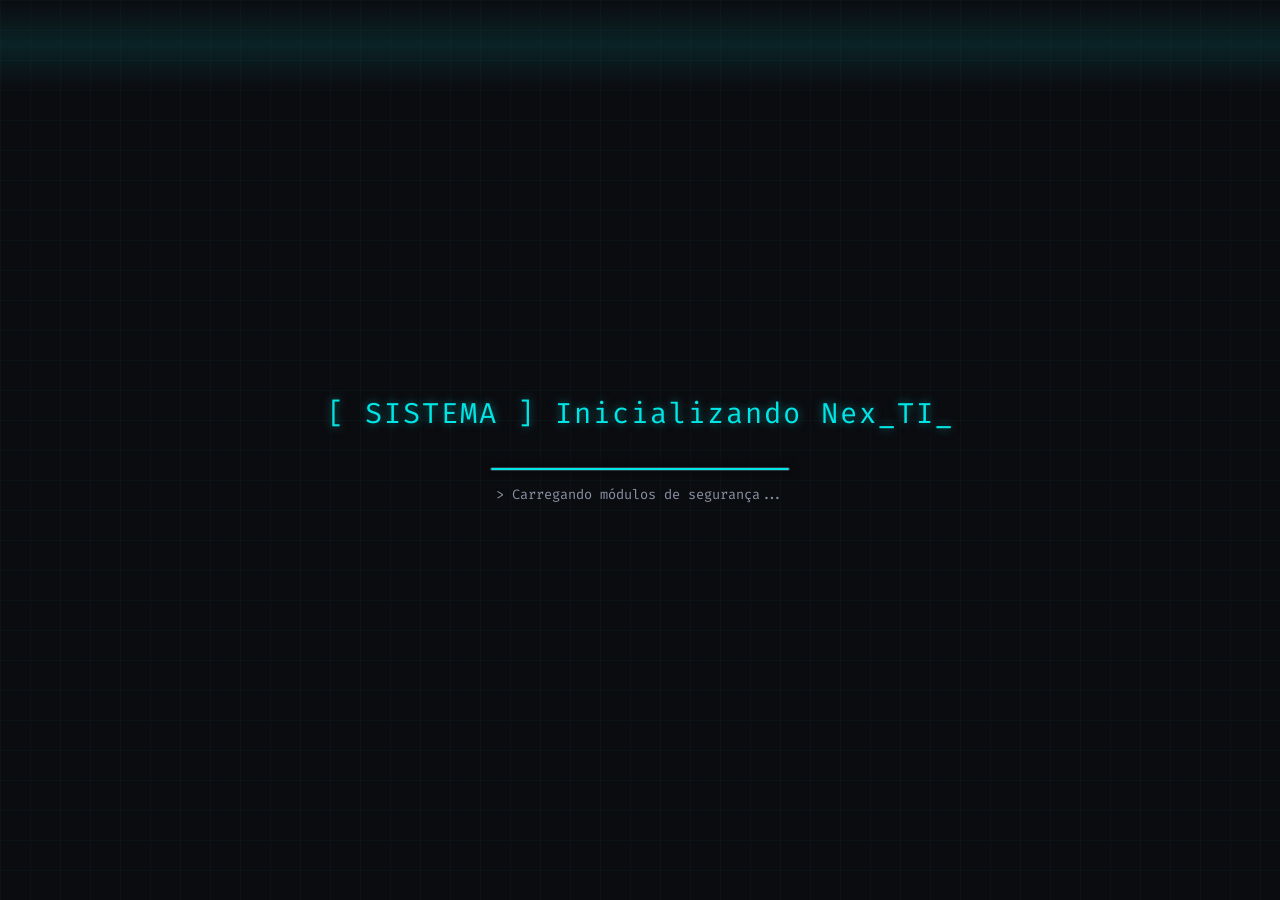
<file: index.html>
<!DOCTYPE html>
<html lang="pt-BR">
<head>
    <meta charset="UTF-8">
    <meta name="viewport" content="width=device-width, initial-scale=1.0">
    <title>Nex_TI - Iniciando Sistema...</title>
    
    <link rel="preconnect" href="https://fonts.googleapis.com">
    <link rel="preconnect" href="https://fonts.gstatic.com" crossorigin>
    <link href="https://fonts.googleapis.com/css2?family=Fira+Code:wght@400;600&family=Inter:wght@400;500;700&display=swap" rel="stylesheet">
    <link href="https://fonts.googleapis.com/css2?family=Material+Symbols+Outlined:opsz,wght,FILL,GRAD@24,400,0,0" rel="stylesheet" />
    
    <link rel="stylesheet" href="assets/css/splash.css">
</head>
<body>
    
    <main role="main" aria-label="Ecrã de inicialização do sistema">
        
        <section class="splash-container" aria-live="polite" aria-atomic="true">
            
            <h1 class="splash-text glitch" id="title-text">
                [ SISTEMA ] Inicializando Nex_TI<span class="cursor" aria-hidden="true">_</span>
            </h1>
            
            <div class="progress-bar-container" aria-hidden="true">
                <div class="progress-bar"></div>
            </div>

            <div class="status-text" id="status-log" aria-hidden="true">
                > Estabelecendo conexão...
            </div>
            
            <p class="sr-only">Aguarde. O sistema está a carregar módulos e irá redirecionar para o ecrã de autenticação em instantes.</p>

        </section>
        
    </main>

    <script src="assets/js/splash.js"></script>
</body>
</html>
</file>
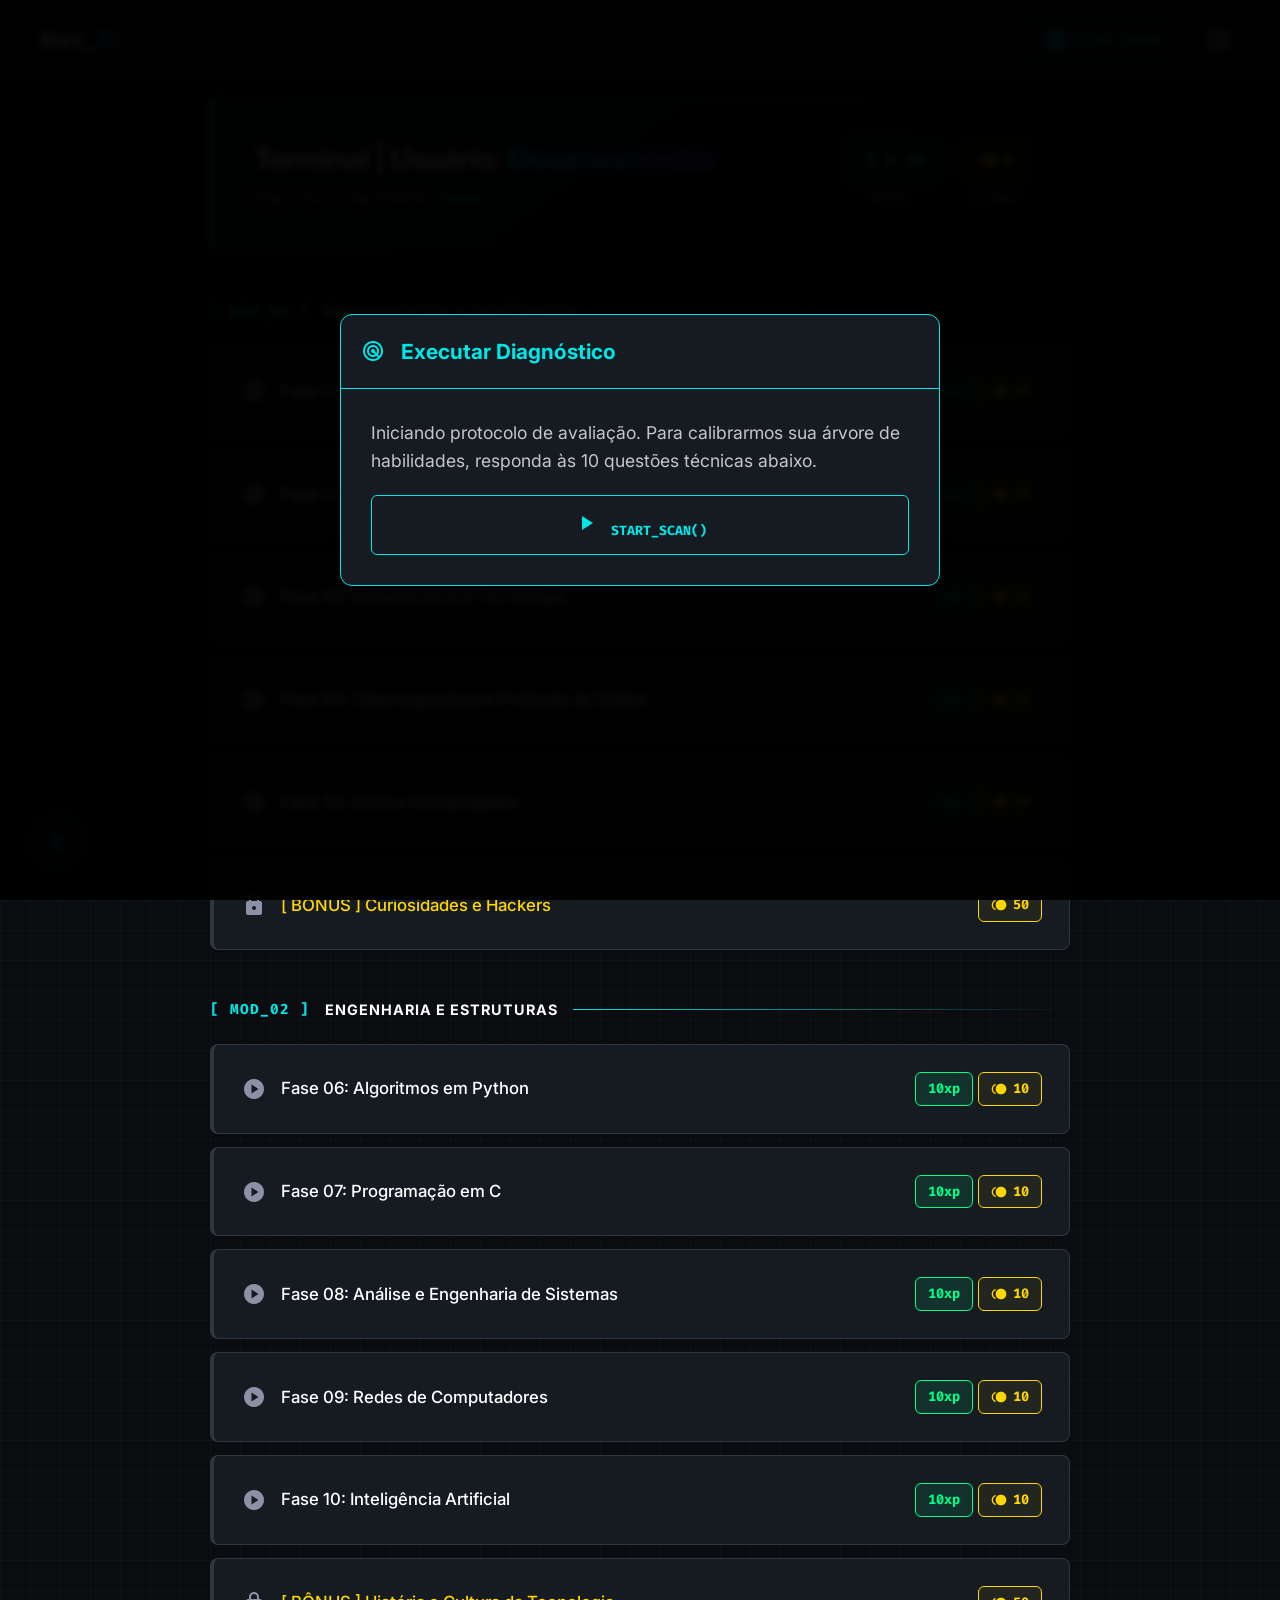
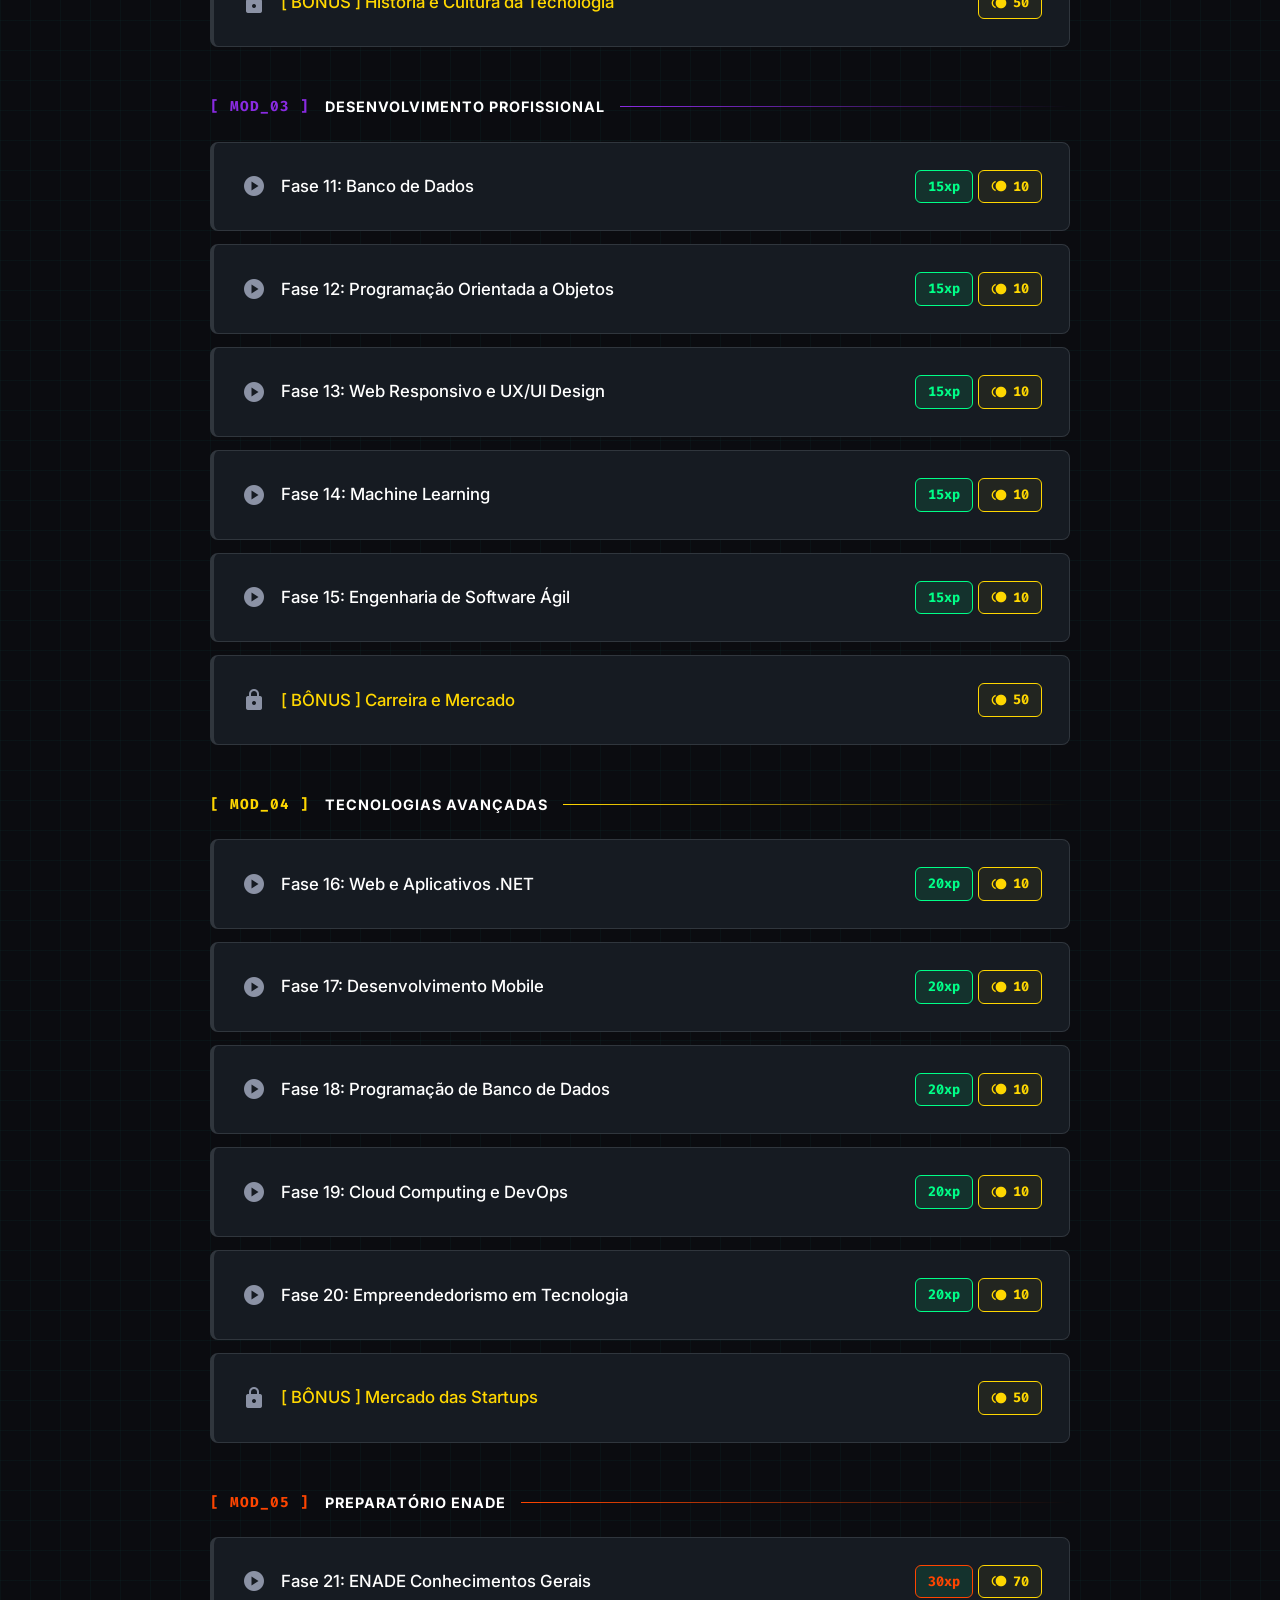
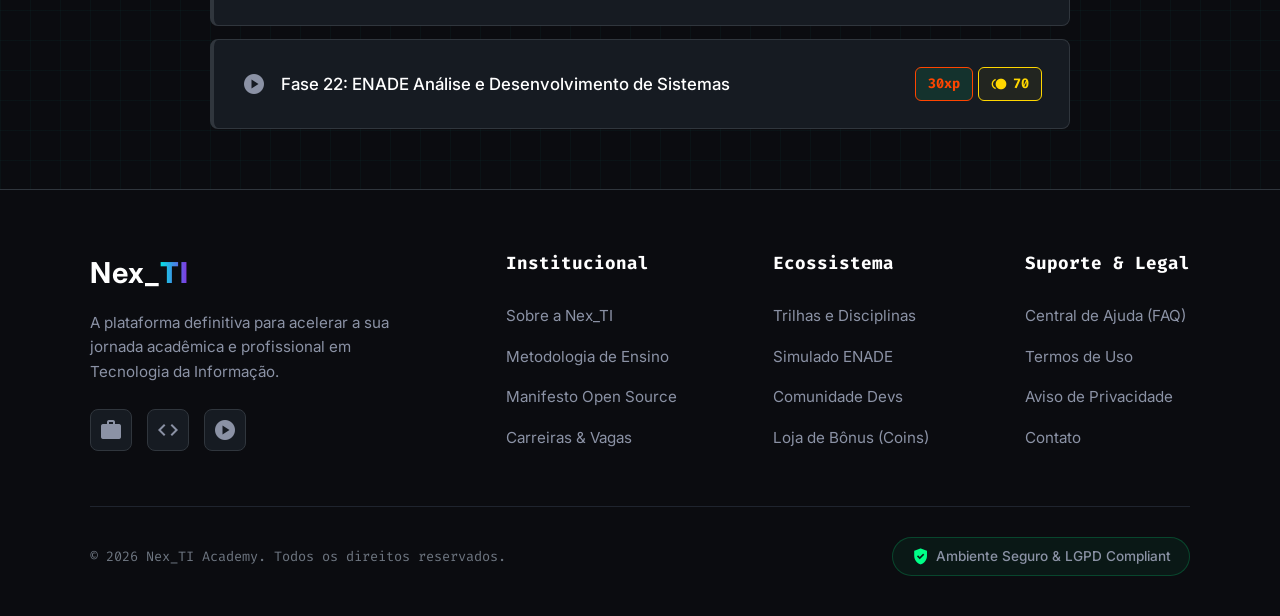
<file: home/index.html>
<!DOCTYPE html>
<html lang="pt-BR">
<head>
    <meta charset="UTF-8">
    <meta name="viewport" content="width=device-width, initial-scale=1.0">
    <title>Nex_TI</title>
    
    <link rel="icon" type="image/svg+xml" href="data:image/svg+xml,<svg xmlns='http://www.w3.org/2000/svg' viewBox='0 0 24 24' fill='%2300e6e6'><path d='M9.4 16.6L4.8 12l4.6-4.6L8 6l-6 6 6 6 1.4-1.4zm5.2 0l4.6-4.6-4.6-4.6L16 6l6 6-6 6-1.4-1.4z'/></svg>">
    
    <link rel="preconnect" href="https://fonts.googleapis.com">
    <link rel="preconnect" href="https://fonts.gstatic.com" crossorigin>
    <link href="https://fonts.googleapis.com/css2?family=Fira+Code:wght@400;600&family=Inter:wght@400;500;700&display=swap" rel="stylesheet">
    <link href="https://fonts.googleapis.com/css2?family=Material+Symbols+Outlined:opsz,wght,FILL,GRAD@24,400,0,0" rel="stylesheet" />
    
    <link rel="stylesheet" href="style.css?v=8">
</head>
<body>

    <header>
        <div class="logo tech-font" onclick="window.scrollTo({top: 0, behavior: 'smooth'});" style="cursor: pointer;">
            <span style="color: #fff;">Nex_</span><span class="tech-text">TI</span>
        </div>
        <div class="header-right">
            <button class="btn-action tech-font flex-align" onclick="abrirModal('modalCriacao')">
                <span class="material-symbols-outlined">add_box</span> Criar Carta
            </button>
            <div class="hamburger-menu">
                <button class="hamburger-btn flex-align" onclick="toggleMenu()">
                    <span class="material-symbols-outlined" style="font-size: 2rem;">menu</span>
                </button>
                <div class="dropdown-content" id="dropdownMenu">
                    <div class="dropdown-header">
                        <div class="avatar tech-font flex-align">
                            <span class="material-symbols-outlined">terminal</span>
                        </div>
                        <div>
                            <div style="color: #fff; font-weight: bold;" id="menu-user-name">Aluno</div>
                            <div style="color: var(--alura-cyan); font-size: 0.8rem;" class="tech-font" id="menu-user-level">Rank: Pendente</div>
                        </div>
                    </div>
                    <a class="dropdown-item flex-align" onclick="refazerDiagnostico()">
                        <span class="material-symbols-outlined">radar</span> Refazer Diagnóstico
                    </a>
                    <a class="dropdown-item flex-align" onclick="mostrarProgresso()">
                        <span class="material-symbols-outlined">monitoring</span> Minhas Estatísticas
                    </a>
                    <a class="dropdown-item danger flex-align" onclick="resetarProgresso()">
                        <span class="material-symbols-outlined">warning</span> Formatar Sistema
                    </a>
                    <div class="dropdown-item mobile-a11y" style="cursor: default; flex-direction: column; align-items: flex-start; gap: 10px;">
                        <span class="flex-align" style="color: var(--alura-cyan); font-weight: bold;">
                            <span class="material-symbols-outlined">accessibility_new</span> Acessibilidade
                        </span>
                        <div style="display: flex; gap: 5px; width: 100%;">
                            <button class="btn-action tech-font flex-align-center" onclick="mudarZoom(-1)" style="flex: 1; padding: 6px;">A-</button>
                            <button class="btn-action tech-font flex-align-center" onclick="mudarZoom(1)" style="flex: 1; padding: 6px;">A+</button>
                            <button class="btn-action tech-font flex-align-center" onclick="toggleAltoContraste()" style="flex: 1; padding: 6px;" title="Alto Contraste">
                                <span class="material-symbols-outlined" style="font-size: 1.2rem;">contrast</span>
                            </button>
                        </div>
                    </div>
                    <a class="dropdown-item flex-align" onclick="deslogar()">
                        <span class="material-symbols-outlined">logout</span> Logout
                    </a>
                </div>
            </div>
        </div>
    </header>

    <div class="container">
        
        <div class="dashboard-header">
            <div class="welcome-text">
                <h1>Terminal | Usuário: <span class="tech-text" id="header-user-name">Aluno</span></h1>
                <p>Status da missão ENADE: <span style="color: var(--alura-green);">Online</span></p>
            </div>
            <div class="xp-wrapper" style="display: flex; gap: 20px; align-items: center;">
                <div style="display: flex; flex-direction: column; align-items: center;">
                    <span class="xp-badge tech-font flex-align" id="xp-display" style="font-size: 1rem; padding: 8px 15px; margin: 0;">
                        <span class="material-symbols-outlined" style="font-size: 1.2rem;">military_tech</span> 0 XP
                    </span>
                    <span style="font-size: 0.75rem; letter-spacing: 1.5px; margin-top: 6px; color: #8b92a5; font-weight: bold; text-transform: uppercase;">Nível</span>
                </div>
                <div style="display: flex; flex-direction: column; align-items: center;">
                    <span class="xp-badge tech-font flex-align" id="coin-display" style="font-size: 1rem; padding: 8px 15px; margin: 0; border-color: #ffd700; color: #ffd700; background-color: rgba(255, 215, 0, 0.05);">
                        <span class="material-symbols-outlined" style="font-size: 1.2rem;">toll</span> 0
                    </span>
                    <span style="font-size: 0.75rem; letter-spacing: 1.5px; margin-top: 6px; color: #8b92a5; font-weight: bold; text-transform: uppercase;">Coins</span>
                </div>
            </div>
        </div>

        <div class="main-content">
            <div class="left-panel">
                
                <div class="dia-header mod-01"><span class="tech-font">[ Mod_01 ]</span> Fundamentos Algorítmicos<div class="dia-line"></div></div>
                <div class="aula-item" id="menu-fase1" onclick="carregarAula('fase1', 'Lógica com Python', this)"><span class="icon-status material-symbols-outlined">check_circle</span><span class="aula-title">Fase 01: Lógica com Python</span><div style="display: flex; gap: 5px; margin-left: auto;"><span class="xp-badge tech-font">5xp</span><span class="xp-badge tech-font flex-align" style="border-color: #ffd700; color: #ffd700; background: rgba(255, 215, 0, 0.05);"><span class="material-symbols-outlined" style="font-size: 1rem;">toll</span> 10</span></div></div>
                <div class="aula-item" id="menu-fase2" onclick="carregarAula('fase2', 'Matemática e Estatística', this)"><span class="icon-status material-symbols-outlined">play_circle</span><span class="aula-title">Fase 02: Matemática e Estatística</span><div style="display: flex; gap: 5px; margin-left: auto;"><span class="xp-badge tech-font">5xp</span><span class="xp-badge tech-font flex-align" style="border-color: #ffd700; color: #ffd700; background: rgba(255, 215, 0, 0.05);"><span class="material-symbols-outlined" style="font-size: 1rem;">toll</span> 10</span></div></div>
                <div class="aula-item" id="menu-fase3" onclick="carregarAula('fase3', 'Infraestrutura e Tecnologia da Informação', this)"><span class="icon-status material-symbols-outlined">play_circle</span><span class="aula-title">Fase 03: Infraestrutura e Tecnologia</span><div style="display: flex; gap: 5px; margin-left: auto;"><span class="xp-badge tech-font">5xp</span><span class="xp-badge tech-font flex-align" style="border-color: #ffd700; color: #ffd700; background: rgba(255, 215, 0, 0.05);"><span class="material-symbols-outlined" style="font-size: 1rem;">toll</span> 10</span></div></div>
                <div class="aula-item" id="menu-fase4" onclick="carregarAula('fase4', 'Cibersegurança e Proteção de Dados', this)"><span class="icon-status material-symbols-outlined">play_circle</span><span class="aula-title">Fase 04: Cibersegurança e Proteção de Dados</span><div style="display: flex; gap: 5px; margin-left: auto;"><span class="xp-badge tech-font">5xp</span><span class="xp-badge tech-font flex-align" style="border-color: #ffd700; color: #ffd700; background: rgba(255, 215, 0, 0.05);"><span class="material-symbols-outlined" style="font-size: 1rem;">toll</span> 10</span></div></div>
                <div class="aula-item" id="menu-fase5" onclick="carregarAula('fase5', 'Ética e Humanidades', this)"><span class="icon-status material-symbols-outlined">play_circle</span><span class="aula-title">Fase 05: Ética e Humanidades</span><div style="display: flex; gap: 5px; margin-left: auto;"><span class="xp-badge tech-font">5xp</span><span class="xp-badge tech-font flex-align" style="border-color: #ffd700; color: #ffd700; background: rgba(255, 215, 0, 0.05);"><span class="material-symbols-outlined" style="font-size: 1rem;">toll</span> 10</span></div></div>
                <div class="aula-item" id="menu-bonus1" onclick="tentarAbrirBonus('bonus1', 50, 'Curiosidades e Hackers', this)"><span class="icon-status material-symbols-outlined" id="icon-bonus1">lock</span><span class="aula-title" style="color: #ffd700;">[ BÔNUS ] Curiosidades e Hackers</span><div style="margin-left: auto;"><span class="xp-badge tech-font flex-align" id="price-bonus1" style="border-color: #ffd700; color: #ffd700; background: rgba(255, 215, 0, 0.05);"><span class="material-symbols-outlined" style="font-size: 1rem;">toll</span> 50</span></div></div>

                <div class="dia-header mod-02"><span class="tech-font">[ Mod_02 ]</span> Engenharia e Estruturas<div class="dia-line"></div></div>
                <div class="aula-item" id="menu-fase6" onclick="carregarAula('fase6', 'Algoritmos em Python', this)"><span class="icon-status material-symbols-outlined">play_circle</span><span class="aula-title">Fase 06: Algoritmos em Python</span><div style="display: flex; gap: 5px; margin-left: auto;"><span class="xp-badge tech-font">10xp</span><span class="xp-badge tech-font flex-align" style="border-color: #ffd700; color: #ffd700; background: rgba(255, 215, 0, 0.05);"><span class="material-symbols-outlined" style="font-size: 1rem;">toll</span> 10</span></div></div>
                <div class="aula-item" id="menu-fase7" onclick="carregarAula('fase7', 'Programação em C', this)"><span class="icon-status material-symbols-outlined">play_circle</span><span class="aula-title">Fase 07: Programação em C</span><div style="display: flex; gap: 5px; margin-left: auto;"><span class="xp-badge tech-font">10xp</span><span class="xp-badge tech-font flex-align" style="border-color: #ffd700; color: #ffd700; background: rgba(255, 215, 0, 0.05);"><span class="material-symbols-outlined" style="font-size: 1rem;">toll</span> 10</span></div></div>
                <div class="aula-item" id="menu-fase8" onclick="carregarAula('fase8', 'Análise e Engenharia de Sistemas', this)"><span class="icon-status material-symbols-outlined">play_circle</span><span class="aula-title">Fase 08: Análise e Engenharia de Sistemas</span><div style="display: flex; gap: 5px; margin-left: auto;"><span class="xp-badge tech-font">10xp</span><span class="xp-badge tech-font flex-align" style="border-color: #ffd700; color: #ffd700; background: rgba(255, 215, 0, 0.05);"><span class="material-symbols-outlined" style="font-size: 1rem;">toll</span> 10</span></div></div>
                <div class="aula-item" id="menu-fase9" onclick="carregarAula('fase9', 'Redes e Sistemas Distribuídos', this)"><span class="icon-status material-symbols-outlined">play_circle</span><span class="aula-title">Fase 09: Redes de Computadores</span><div style="display: flex; gap: 5px; margin-left: auto;"><span class="xp-badge tech-font">10xp</span><span class="xp-badge tech-font flex-align" style="border-color: #ffd700; color: #ffd700; background: rgba(255, 215, 0, 0.05);"><span class="material-symbols-outlined" style="font-size: 1rem;">toll</span> 10</span></div></div>
                <div class="aula-item" id="menu-fase10" onclick="carregarAula('fase10', 'Inteligência Artificial', this)"><span class="icon-status material-symbols-outlined">play_circle</span><span class="aula-title">Fase 10: Inteligência Artificial</span><div style="display: flex; gap: 5px; margin-left: auto;"><span class="xp-badge tech-font">10xp</span><span class="xp-badge tech-font flex-align" style="border-color: #ffd700; color: #ffd700; background: rgba(255, 215, 0, 0.05);"><span class="material-symbols-outlined" style="font-size: 1rem;">toll</span> 10</span></div></div>
                <div class="aula-item" id="menu-bonus2" onclick="tentarAbrirBonus('bonus2', 50, 'História e Cultura da Tecnologia', this)"><span class="icon-status material-symbols-outlined" id="icon-bonus2">lock</span><span class="aula-title" style="color: #ffd700;">[ BÔNUS ] História e Cultura da Tecnologia</span><div style="margin-left: auto;"><span class="xp-badge tech-font flex-align" id="price-bonus2" style="border-color: #ffd700; color: #ffd700; background: rgba(255, 215, 0, 0.05);"><span class="material-symbols-outlined" style="font-size: 1rem;">toll</span> 50</span></div></div>

                <div class="dia-header mod-03"><span class="tech-font">[ Mod_03 ]</span> Desenvolvimento Profissional<div class="dia-line"></div></div>
                <div class="aula-item" id="menu-fase11" onclick="carregarAula('fase11', 'Banco de Dados e NoSQL', this)"><span class="icon-status material-symbols-outlined">play_circle</span><span class="aula-title">Fase 11: Banco de Dados</span><div style="display: flex; gap: 5px; margin-left: auto;"><span class="xp-badge tech-font">15xp</span><span class="xp-badge tech-font flex-align" style="border-color: #ffd700; color: #ffd700; background: rgba(255, 215, 0, 0.05);"><span class="material-symbols-outlined" style="font-size: 1rem;">toll</span> 10</span></div></div>
                <div class="aula-item" id="menu-fase12" onclick="carregarAula('fase12', 'Programação Orientada a Objetos com C#', this)"><span class="icon-status material-symbols-outlined">play_circle</span><span class="aula-title">Fase 12: Programação Orientada a Objetos</span><div style="display: flex; gap: 5px; margin-left: auto;"><span class="xp-badge tech-font">15xp</span><span class="xp-badge tech-font flex-align" style="border-color: #ffd700; color: #ffd700; background: rgba(255, 215, 0, 0.05);"><span class="material-symbols-outlined" style="font-size: 1rem;">toll</span> 10</span></div></div>
                <div class="aula-item" id="menu-fase13" onclick="carregarAula('fase13', 'Web Responsivo e UX/UI Design', this)"><span class="icon-status material-symbols-outlined">play_circle</span><span class="aula-title">Fase 13: Web Responsivo e UX/UI Design</span><div style="display: flex; gap: 5px; margin-left: auto;"><span class="xp-badge tech-font">15xp</span><span class="xp-badge tech-font flex-align" style="border-color: #ffd700; color: #ffd700; background: rgba(255, 215, 0, 0.05);"><span class="material-symbols-outlined" style="font-size: 1rem;">toll</span> 10</span></div></div>
                <div class="aula-item" id="menu-fase14" onclick="carregarAula('fase14', 'Aprendizado de Máquina (Machine Learning)', this)"><span class="icon-status material-symbols-outlined">play_circle</span><span class="aula-title">Fase 14: Machine Learning</span><div style="display: flex; gap: 5px; margin-left: auto;"><span class="xp-badge tech-font">15xp</span><span class="xp-badge tech-font flex-align" style="border-color: #ffd700; color: #ffd700; background: rgba(255, 215, 0, 0.05);"><span class="material-symbols-outlined" style="font-size: 1rem;">toll</span> 10</span></div></div>
                <div class="aula-item" id="menu-fase15" onclick="carregarAula('fase15', 'Engenharia de Software Ágil', this)"><span class="icon-status material-symbols-outlined">play_circle</span><span class="aula-title">Fase 15: Engenharia de Software Ágil</span><div style="display: flex; gap: 5px; margin-left: auto;"><span class="xp-badge tech-font">15xp</span><span class="xp-badge tech-font flex-align" style="border-color: #ffd700; color: #ffd700; background: rgba(255, 215, 0, 0.05);"><span class="material-symbols-outlined" style="font-size: 1rem;">toll</span> 10</span></div></div>
                <div class="aula-item" id="menu-bonus3" onclick="tentarAbrirBonus('bonus3', 50, 'Carreira e Mercado', this)"><span class="icon-status material-symbols-outlined" id="icon-bonus3">lock</span><span class="aula-title" style="color: #ffd700;">[ BÔNUS ] Carreira e Mercado</span><div style="margin-left: auto;"><span class="xp-badge tech-font flex-align" id="price-bonus3" style="border-color: #ffd700; color: #ffd700; background: rgba(255, 215, 0, 0.05);"><span class="material-symbols-outlined" style="font-size: 1rem;">toll</span> 50</span></div></div>

                <div class="dia-header mod-04"><span class="tech-font">[ Mod_04 ]</span> Tecnologias Avançadas<div class="dia-line"></div></div>
                <div class="aula-item" id="menu-fase16" onclick="carregarAula('fase16', 'Web e Aplicativos com .NET', this)"><span class="icon-status material-symbols-outlined">play_circle</span><span class="aula-title">Fase 16: Web e Aplicativos .NET</span><div style="display: flex; gap: 5px; margin-left: auto;"><span class="xp-badge tech-font">20xp</span><span class="xp-badge tech-font flex-align" style="border-color: #ffd700; color: #ffd700; background: rgba(255, 215, 0, 0.05);"><span class="material-symbols-outlined" style="font-size: 1rem;">toll</span> 10</span></div></div>
                <div class="aula-item" id="menu-fase17" onclick="carregarAula('fase17', 'Desenvolvimento Mobile', this)"><span class="icon-status material-symbols-outlined">play_circle</span><span class="aula-title">Fase 17: Desenvolvimento Mobile</span><div style="display: flex; gap: 5px; margin-left: auto;"><span class="xp-badge tech-font">20xp</span><span class="xp-badge tech-font flex-align" style="border-color: #ffd700; color: #ffd700; background: rgba(255, 215, 0, 0.05);"><span class="material-symbols-outlined" style="font-size: 1rem;">toll</span> 10</span></div></div>
                <div class="aula-item" id="menu-fase18" onclick="carregarAula('fase18', 'Programação de Banco de Dados', this)"><span class="icon-status material-symbols-outlined">play_circle</span><span class="aula-title">Fase 18: Programação de Banco de Dados</span><div style="display: flex; gap: 5px; margin-left: auto;"><span class="xp-badge tech-font">20xp</span><span class="xp-badge tech-font flex-align" style="border-color: #ffd700; color: #ffd700; background: rgba(255, 215, 0, 0.05);"><span class="material-symbols-outlined" style="font-size: 1rem;">toll</span> 10</span></div></div>
                <div class="aula-item" id="menu-fase19" onclick="carregarAula('fase19', 'Cloud Computing e DevOps', this)"><span class="icon-status material-symbols-outlined">play_circle</span><span class="aula-title">Fase 19: Cloud Computing e DevOps</span><div style="display: flex; gap: 5px; margin-left: auto;"><span class="xp-badge tech-font">20xp</span><span class="xp-badge tech-font flex-align" style="border-color: #ffd700; color: #ffd700; background: rgba(255, 215, 0, 0.05);"><span class="material-symbols-outlined" style="font-size: 1rem;">toll</span> 10</span></div></div>
                <div class="aula-item" id="menu-fase20" onclick="carregarAula('fase20', 'Empreendedorismo em Tecnologia', this)"><span class="icon-status material-symbols-outlined">play_circle</span><span class="aula-title">Fase 20: Empreendedorismo em Tecnologia</span><div style="display: flex; gap: 5px; margin-left: auto;"><span class="xp-badge tech-font">20xp</span><span class="xp-badge tech-font flex-align" style="border-color: #ffd700; color: #ffd700; background: rgba(255, 215, 0, 0.05);"><span class="material-symbols-outlined" style="font-size: 1rem;">toll</span> 10</span></div></div>
                <div class="aula-item" id="menu-bonus4" onclick="tentarAbrirBonus('bonus4', 50, 'Mercado das Startups', this)"><span class="icon-status material-symbols-outlined" id="icon-bonus4">lock</span><span class="aula-title" style="color: #ffd700;">[ BÔNUS ] Mercado das Startups</span><div style="margin-left: auto;"><span class="xp-badge tech-font flex-align" id="price-bonus4" style="border-color: #ffd700; color: #ffd700; background: rgba(255, 215, 0, 0.05);"><span class="material-symbols-outlined" style="font-size: 1rem;">toll</span> 50</span></div></div>

                <div class="dia-header mod-05"><span class="tech-font">[ Mod_05 ]</span> Preparatório ENADE<div class="dia-line"></div></div>
                <div class="aula-item" id="menu-fase21" onclick="carregarAula('fase21', 'ENADE: Conhecimentos Gerais e Negócios', this)">
                    <span class="icon-status material-symbols-outlined">play_circle</span><span class="aula-title">Fase 21: ENADE Conhecimentos Gerais</span>
                    <div style="display: flex; gap: 5px; margin-left: auto;"><span class="xp-badge tech-font" style="border-color: #ff4500; color: #ff4500;">30xp</span><span class="xp-badge tech-font flex-align" style="border-color: #ffd700; color: #ffd700; background: rgba(255, 215, 0, 0.05);"><span class="material-symbols-outlined" style="font-size: 1rem;">toll</span> 70</span></div>
                </div>
                <div class="aula-item" id="menu-fase22" onclick="carregarAula('fase22', 'ENADE: Específicos de Análise e Desenvolvimento de Sistemas', this)">
                    <span class="icon-status material-symbols-outlined">play_circle</span><span class="aula-title">Fase 22: ENADE Análise e Desenvolvimento de Sistemas</span>
                    <div style="display: flex; gap: 5px; margin-left: auto;"><span class="xp-badge tech-font" style="border-color: #ff4500; color: #ff4500;">30xp</span><span class="xp-badge tech-font flex-align" style="border-color: #ffd700; color: #ffd700; background: rgba(255, 215, 0, 0.05);"><span class="material-symbols-outlined" style="font-size: 1rem;">toll</span> 70</span></div>
                </div>

            </div> 
            
            <div id="right-panel">
                <div class="painel-header">
                    <div id="titulo-aula">Running Script...</div>
                    <div id="contador-cartas" class="tech-font">Item 1/X</div>
                </div>

                <div class="card-container" onclick="virarCarta()">
                    <div class="card-inner" id="meuCard">
                        <div class="carta-frente">
                            <div class="carta-texto" id="texto-frente">Texto Frente</div>
                            <div class="carta-dica tech-font" id="dica-frente">Aperte [ESPAÇO] para debugar</div>
                        </div>
                        <div class="carta-verso">
                            <div class="carta-texto" id="texto-verso">Texto Verso</div>
                            <div class="carta-dica tech-font" id="dica-verso">Dica extra aqui</div>
                        </div>
                    </div>
                </div>

                <div class="game-controls" id="botoes-jogo">
                    <button class="btn-jogo btn-erro tech-font flex-align-center" onclick="processarResposta('errei')">
                        <span class="material-symbols-outlined" style="margin-right:5px;">close</span> ERRO
                    </button>
                    <button class="btn-jogo btn-acerto tech-font flex-align-center" onclick="processarResposta('acertei')">
                        <span class="material-symbols-outlined" style="margin-right:5px;">check</span> SUCESSO
                    </button>
                </div>
                
                <button class="btn-action btn-proxima tech-font flex-align-center" id="botao-proxima" style="display: none;" onclick="irParaProximaAula()">
                    <span class="material-symbols-outlined" style="margin-right:5px;">keyboard_double_arrow_right</span> CONCLUIR_ROTINA()
                </button>
            </div>
        </div> 
    </div>

    <div class="modal-overlay" id="modalCriacao">
        <div class="modal-content">
            <div class="modal-header">
                <h2 class="flex-align"><span class="material-symbols-outlined" style="margin-right:10px;">add_box</span> Criar Flashcard</h2>
                <button class="btn-close flex-align" onclick="fecharModal('modalCriacao')"><span class="material-symbols-outlined">close</span></button>
            </div>
            <div class="modal-body">
                <div class="input-group">
                    <label>Disciplina de Destino</label>
                    <select id="nova-fase" style="cursor: pointer;">
                        <option value="fase1">Fase 01: Lógica com Python</option>
                        <option value="fase2">Fase 02: Matemática e Estatística</option>
                        <option value="fase3">Fase 03: Infraestrutura e Tecnologia</option>
                        <option value="fase4">Fase 04: Cibersegurança e Proteção de Dados</option>
                        <option value="fase5">Fase 05: Ética e Humanidades</option>
                        <option value="bonus1">BÔNUS 1: Curiosidades e Hackers</option>
                        <option value="fase6">Fase 06: Algoritmos em Python</option>
                        <option value="fase7">Fase 07: Programação em C</option>
                        <option value="fase8">Fase 08: Análise e Engenharia de Sistemas</option>
                        <option value="fase9">Fase 09: Redes de Computadores</option>
                        <option value="fase10">Fase 10: Inteligência Artificial</option>
                        <option value="bonus2">BÔNUS 2: História e Cultura da Tecnologia</option>
                        <option value="fase11">Fase 11: Banco de Dados</option>
                        <option value="fase12">Fase 12: Programação Orientada a Objetos com C#</option>
                        <option value="fase13">Fase 13: Web Responsivo e UX/UI Design</option>
                        <option value="fase14">Fase 14: Machine Learning</option>
                        <option value="fase15">Fase 15: Engenharia de Software Ágil</option>
                        <option value="bonus3">BÔNUS 3: Carreira e Mercado</option>
                        <option value="fase16">Fase 16: Web e Aplicativos .NET</option>
                        <option value="fase17">Fase 17: Desenvolvimento Mobile</option>
                        <option value="fase18">Fase 18: Programação de Banco de Dados</option>
                        <option value="fase19">Fase 19: Cloud Computing e DevOps</option>
                        <option value="fase20">Fase 20: Empreendedorismo em Tecnologia</option>
                        <option value="bonus4">BÔNUS 4: Mercado das Startups</option>
                        <option value="fase21">Fase 21: ENADE Conhecimentos Gerais</option>
                        <option value="fase22">Fase 22: ENADE Análise e Desenvolvimento de Sistemas</option>
                    </select>
                </div>
                <div class="input-group">
                    <label>Frente da Carta (Pergunta/Termo)</label>
                    <textarea id="nova-frente" rows="2" placeholder="Ex: O que é..."></textarea>
                </div>
                <div class="input-group">
                    <label>Verso da Carta (Resposta/Explicação)</label>
                    <textarea id="nova-verso" rows="3" placeholder="Ex: É um sistema..."></textarea>
                </div>
                <div class="input-group">
                    <label>Dica (Opcional)</label>
                    <input type="text" id="nova-dica" placeholder="Ex: Lembre-se da regra X">
                </div>
                <button class="btn-action btn-right tech-font flex-align" onclick="salvarFlashcard()">
                    <span class="material-symbols-outlined" style="margin-right: 5px;">save</span> Salvar_Dado()
                </button>
            </div>
        </div>
    </div>

    <div class="modal-overlay" id="modalProgresso">
        <div class="modal-content">
            <div class="modal-header">
                <h2 class="flex-align"><span class="material-symbols-outlined" style="margin-right:10px;">monitoring</span> Seu Histórico Acadêmico</h2>
                <button class="btn-close flex-align" onclick="fecharModal('modalProgresso')"><span class="material-symbols-outlined">close</span></button>
            </div>
            <div class="modal-body" id="progresso-body">
            </div>
        </div>
    </div>

    <div class="modal-overlay" id="modalNivelamento" style="background: rgba(0,0,0,0.95);">
        <div class="modal-content" style="max-width: 600px; border-color: var(--alura-cyan);">
            <div class="modal-header" style="border-bottom-color: var(--alura-cyan);">
                <h2 style="color: var(--alura-cyan);" class="flex-align"><span class="material-symbols-outlined" style="margin-right:10px;">radar</span> Executar Diagnóstico</h2>
            </div>
            <div class="modal-body" id="nivelamento-body">
                <p style="color: #c5c6c7; font-size: 1.1rem; margin-bottom: 20px;">
                    Iniciando protocolo de avaliação. Para calibrarmos sua árvore de habilidades, responda às 10 questões técnicas abaixo.
                </p>
                <button class="btn-action btn-right tech-font flex-align-center" style="width: 100%; padding: 15px; justify-content: center;" onclick="iniciarQuizNivelamento()">
                    <span class="material-symbols-outlined" style="margin-right:5px;">play_arrow</span> START_SCAN()
                </button>
            </div>
        </div>
    </div>

    <footer class="main-footer">
        <div class="footer-content">
            <div class="footer-brand">
                <div class="logo tech-font">
                    <span style="color: #fff;">Nex_</span><span class="tech-text">TI</span>
                </div>
                <p class="footer-desc">A plataforma definitiva para acelerar a sua jornada acadêmica e profissional em Tecnologia da Informação.</p>
                <div class="social-icons">
                    <a href="#" onclick="emDesenvolvimento(event)" class="social-link" title="LinkedIn"><span class="material-symbols-outlined">work</span></a>
                    
                    <a href="https://github.com/MayconDIS/PIM_III" target="_blank" rel="noopener noreferrer" class="social-link" title="GitHub"><span class="material-symbols-outlined">code</span></a>
                    
                    <a href="#" onclick="emDesenvolvimento(event)" class="social-link" title="YouTube"><span class="material-symbols-outlined">play_circle</span></a>
                </div>
            </div>

            <div class="footer-links">
                <h3 class="footer-title tech-font">Institucional</h3>
                <ul>
                    <li><a href="#" onclick="emDesenvolvimento(event)">Sobre a Nex_TI</a></li>
                    <li><a href="#" onclick="emDesenvolvimento(event)">Metodologia de Ensino</a></li>
                    <li><a href="#" onclick="emDesenvolvimento(event)">Manifesto Open Source</a></li>
                    <li><a href="#" onclick="emDesenvolvimento(event)">Carreiras & Vagas</a></li>
                </ul>
            </div>

            <div class="footer-links">
                <h3 class="footer-title tech-font">Ecossistema</h3>
                <ul>
                    <li><a href="#" onclick="emDesenvolvimento(event)">Trilhas e Disciplinas</a></li>
                    <li><a href="#" onclick="emDesenvolvimento(event)">Simulado ENADE</a></li>
                    <li><a href="#" onclick="emDesenvolvimento(event)">Comunidade Devs</a></li>
                    <li><a href="#" onclick="emDesenvolvimento(event)">Loja de Bônus (Coins)</a></li>
                </ul>
            </div>

            <div class="footer-links">
                <h3 class="footer-title tech-font">Suporte & Legal</h3>
                <ul>
                    <li><a href="#" onclick="emDesenvolvimento(event)">Central de Ajuda (FAQ)</a></li>
                    <li><a href="#" onclick="emDesenvolvimento(event)">Termos de Uso</a></li>
                    <li><a href="#" onclick="emDesenvolvimento(event)">Aviso de Privacidade</a></li>
                    <li><a href="#" onclick="emDesenvolvimento(event)">Contato</a></li>
                </ul>
            </div>
        </div>

        <div class="footer-bottom">
            <div class="footer-copyright tech-font">
                &copy; 2026 Nex_TI Academy. Todos os direitos reservados.
            </div>
            <div class="footer-badges flex-align">
                <span class="material-symbols-outlined" style="color: var(--alura-green); font-size: 1.2rem;">verified_user</span> 
                <span style="font-size: 0.85rem; color: #8b92a5; font-weight: 500;">Ambiente Seguro & LGPD Compliant</span>
            </div>
        </div>
    </footer>

    <div class="a11y-widget" id="a11y-widget">
        <button class="a11y-toggle flex-align-center" onclick="toggleA11yMenu()" title="Acessibilidade">
            <span class="material-symbols-outlined" style="font-size: 1.6rem;">accessibility_new</span>
        </button>
        <div class="a11y-options">
            <button class="btn-action tech-font flex-align-center" onclick="mudarZoom(-1)" title="Diminuir Texto">A-</button>
            <button class="btn-action tech-font flex-align-center" onclick="mudarZoom(1)" title="Aumentar Texto">A+</button>
            <button class="btn-action tech-font flex-align-center" onclick="toggleAltoContraste()" title="Alternar Alto Contraste">
                <span class="material-symbols-outlined">contrast</span>
            </button>
        </div>
    </div>

    <button id="btn-voltar-topo" class="btn-action flex-align-center" onclick="window.scrollTo({top: 0, behavior: 'smooth'});">
        <span class="material-symbols-outlined" style="font-size: 1.8rem;">keyboard_arrow_up</span>
    </button>

    <script src="../js/data.js"></script>
    <script src="../js/app.js"></script>
</body>
</html>
</file>
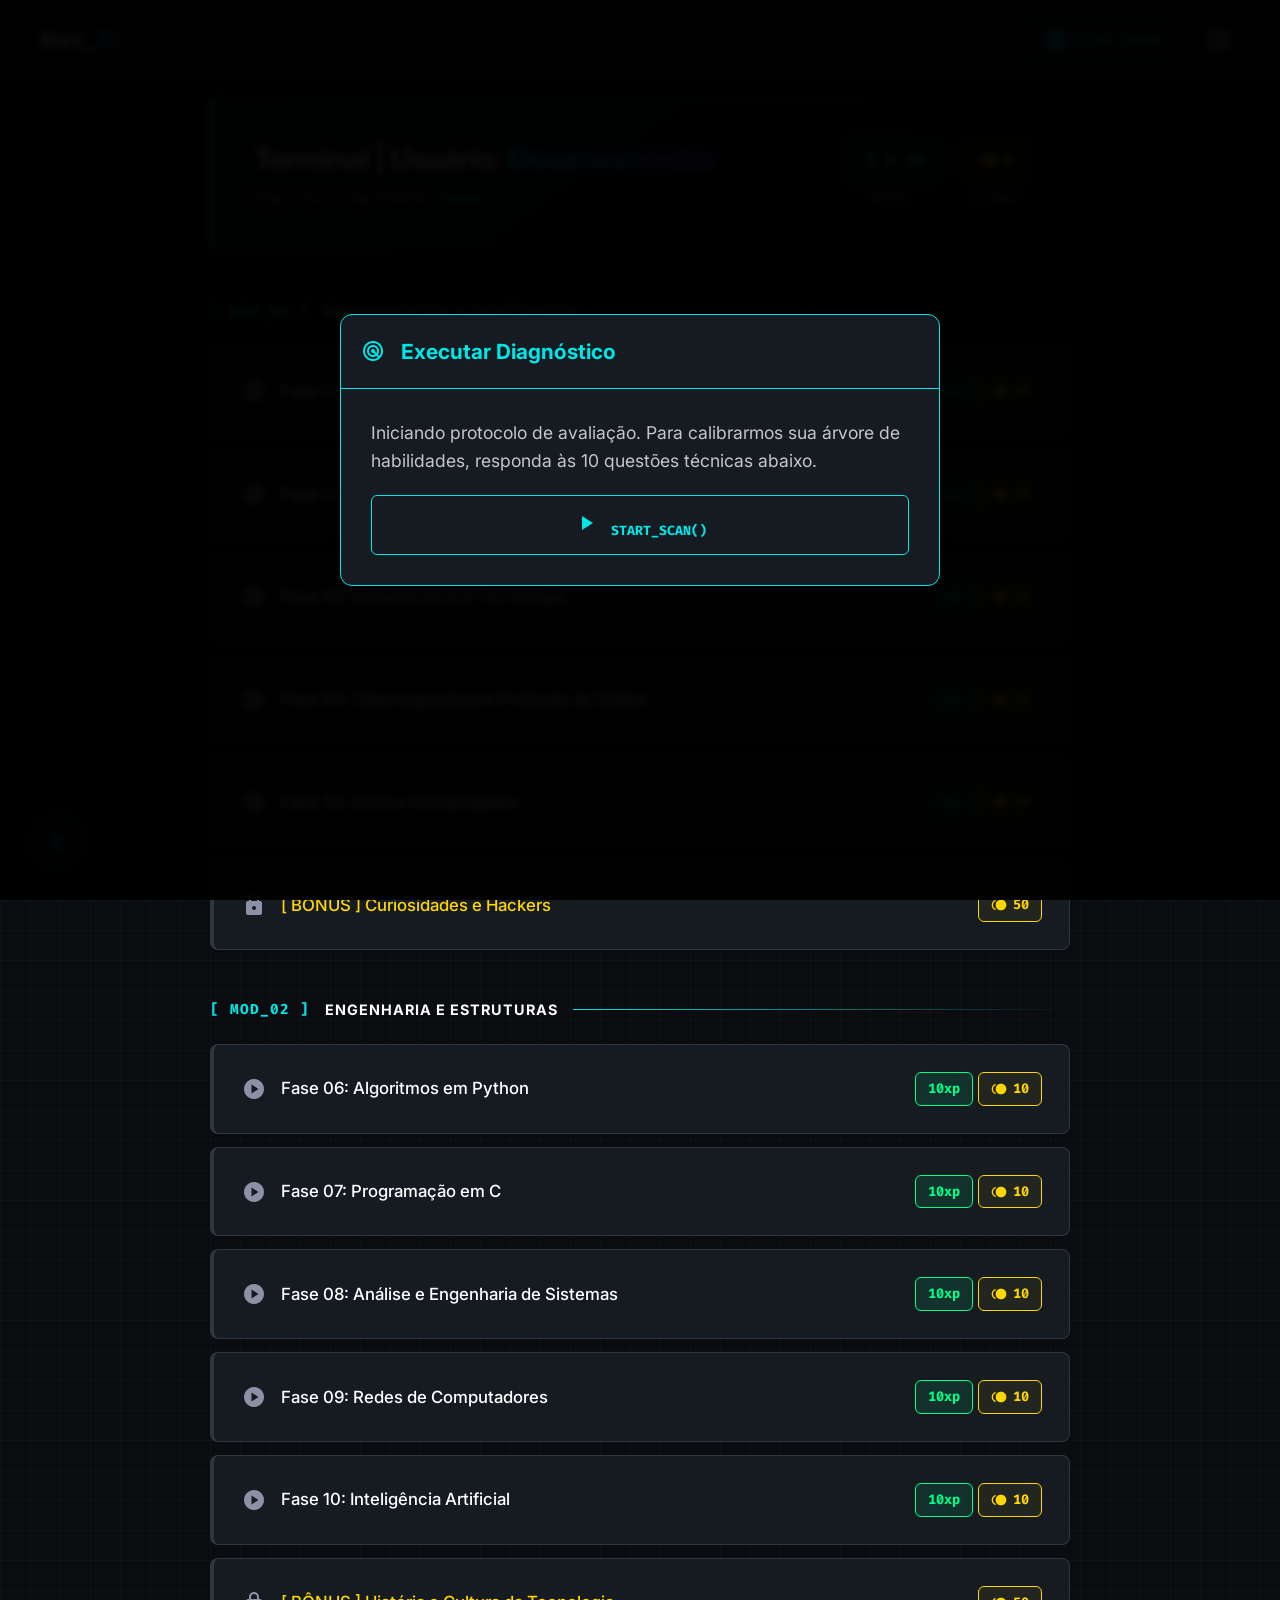
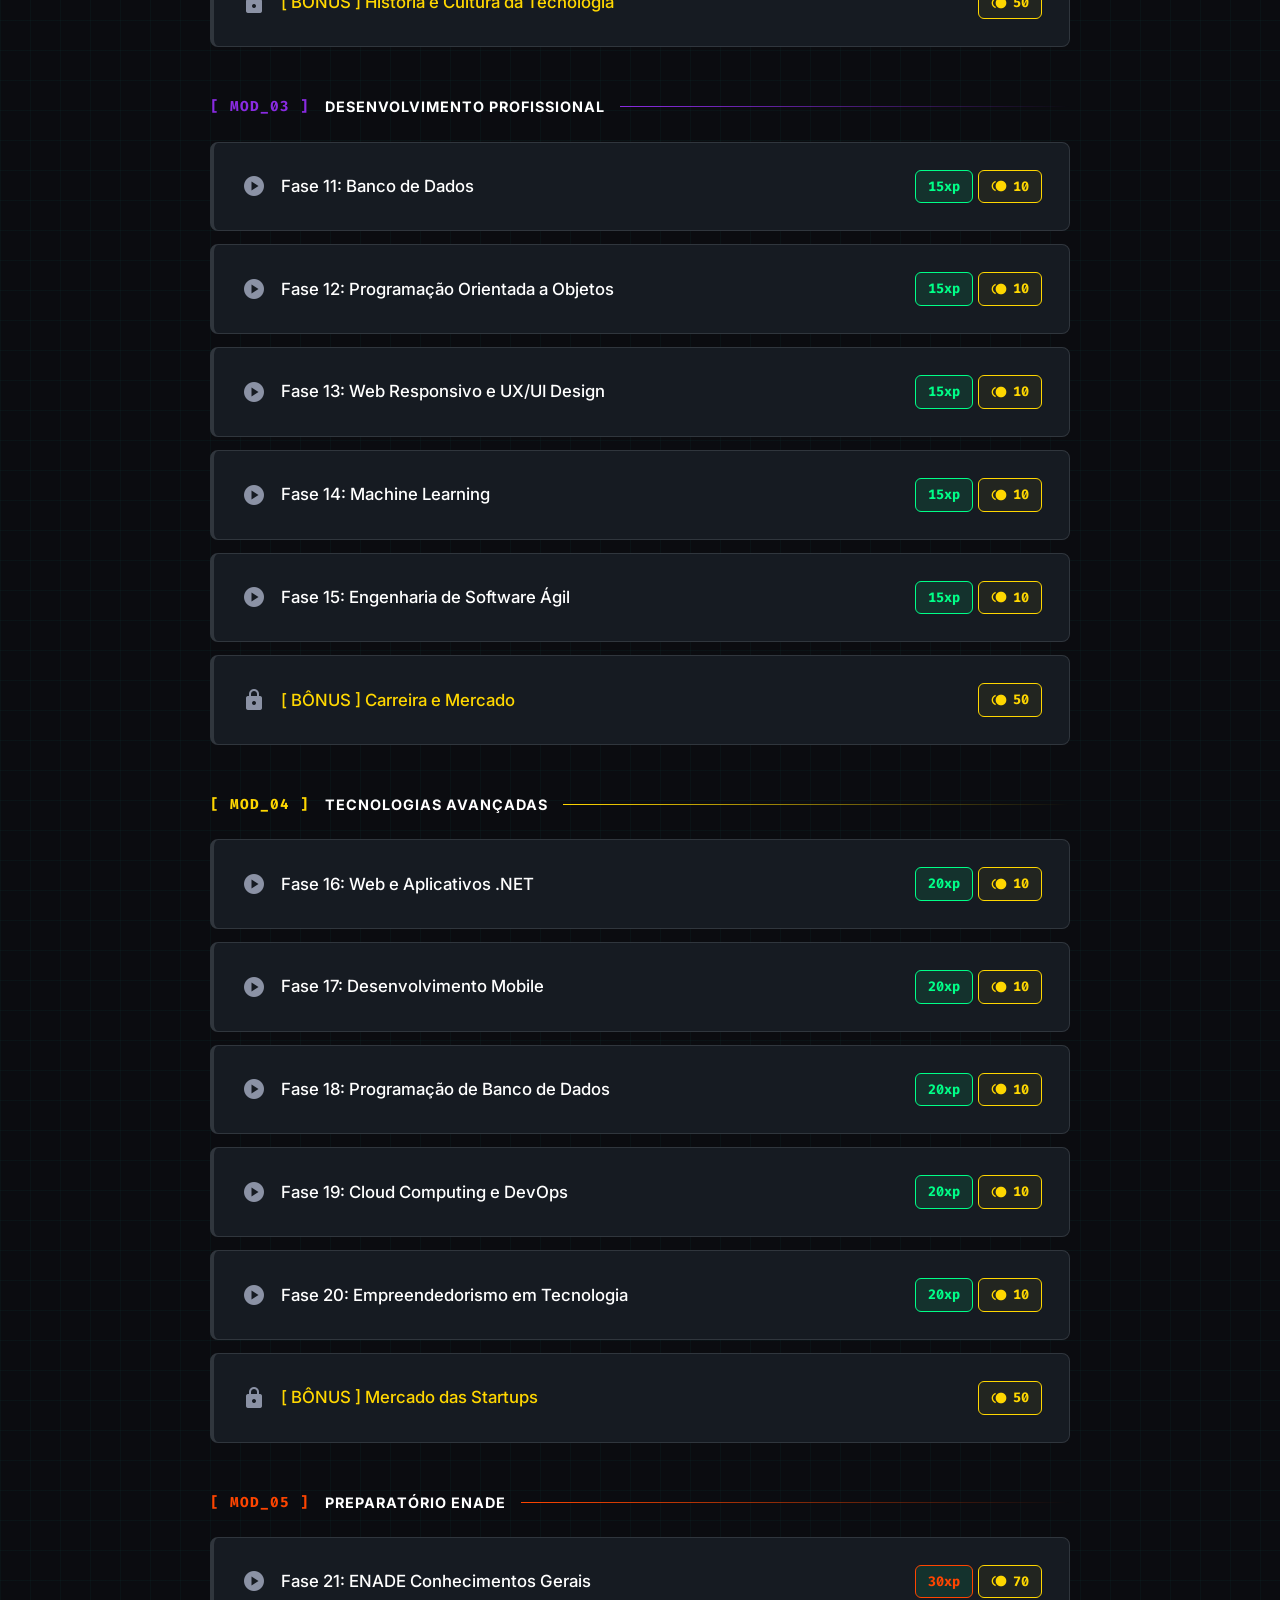
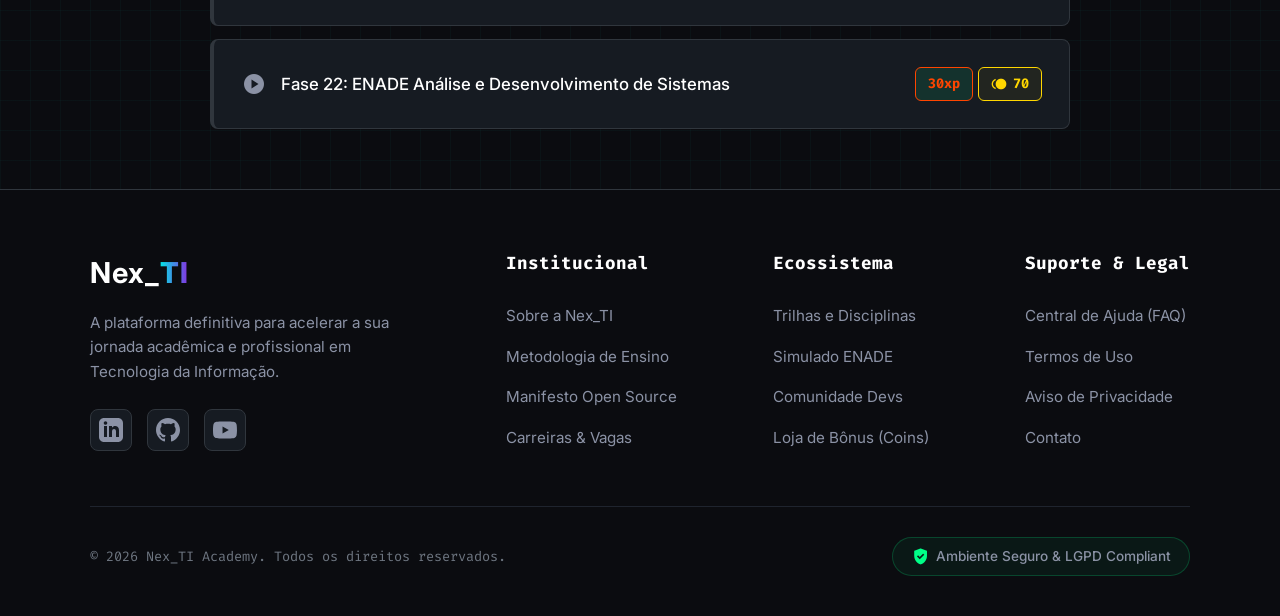
<file: pages/dashboard/index.html>
<!DOCTYPE html>
<html lang="pt-BR">
<head>
    <meta charset="UTF-8">
    <meta name="viewport" content="width=device-width, initial-scale=1.0">
    <title>Nex_TI</title>
    
    <link rel="icon" type="image/svg+xml" href="data:image/svg+xml,<svg xmlns='http://www.w3.org/2000/svg' viewBox='0 0 24 24' fill='%2300e6e6'><path d='M9.4 16.6L4.8 12l4.6-4.6L8 6l-6 6 6 6 1.4-1.4zm5.2 0l4.6-4.6-4.6-4.6L16 6l6 6-6 6-1.4-1.4z'/></svg>">
    
    <link rel="preconnect" href="https://fonts.googleapis.com">
    <link rel="preconnect" href="https://fonts.gstatic.com" crossorigin>
    <link href="https://fonts.googleapis.com/css2?family=Fira+Code:wght@400;600&family=Inter:wght@400;500;700&display=swap" rel="stylesheet">
    <link href="https://fonts.googleapis.com/css2?family=Material+Symbols+Outlined:opsz,wght,FILL,GRAD@24,400,0,0" rel="stylesheet" />
    
    <link rel="stylesheet" href="../../assets/css/global.css">
    <link rel="stylesheet" href="style.css?v=8">
</head>
<body>

    <header role="banner">
        <div class="logo tech-font" onclick="window.scrollTo({top: 0, behavior: 'smooth'});" style="cursor: pointer;">
            <span style="color: #fff;">Nex_</span><span class="tech-text">TI</span>
        </div>
        <div class="header-right">
            <button class="btn-action tech-font flex-align" onclick="abrirModal('modalCriacao')">
                <span class="material-symbols-outlined">add_box</span> Criar Carta
            </button>
            <div class="hamburger-menu">
                <button class="hamburger-btn flex-align" onclick="toggleMenu()">
                    <span class="material-symbols-outlined" style="font-size: 2rem;">menu</span>
                </button>
                <div class="dropdown-content" id="dropdownMenu">
                    <div class="dropdown-header">
                        <div class="avatar tech-font flex-align">
                            <span class="material-symbols-outlined">terminal</span>
                        </div>
                        <div>
                            <div style="color: #fff; font-weight: bold;" id="menu-user-name">Aluno</div>
                            <div style="color: var(--alura-cyan); font-size: 0.8rem;" class="tech-font" id="menu-user-level">Rank: Pendente</div>
                        </div>
                    </div>
                    <a class="dropdown-item flex-align" onclick="refazerDiagnostico()">
                        <span class="material-symbols-outlined target-icon">radar</span> Refazer Diagnóstico
                    </a>
                    <a class="dropdown-item flex-align" onclick="mostrarProgresso()">
                        <span class="material-symbols-outlined stats-icon">monitoring</span> Minhas Estatísticas
                    </a>
                    <a class="dropdown-item flex-align" onclick="abrirMapaMental()">
                        <span class="material-symbols-outlined" style="color: var(--alura-purple);">hub</span> Mapa Neural
                    </a>
                    <a class="dropdown-item danger flex-align" onclick="resetarProgresso()">
                        <span class="material-symbols-outlined">warning</span> Formatar Sistema
                    </a>
                    <div class="dropdown-item mobile-a11y" style="cursor: default; flex-direction: column; align-items: flex-start; gap: 10px;">
                        <span class="flex-align" style="color: var(--alura-cyan); font-weight: bold;">
                            <span class="material-symbols-outlined">accessibility_new</span> Acessibilidade
                        </span>
                        <div style="display: flex; gap: 5px; width: 100%;">
                            <button class="btn-action tech-font flex-align-center" onclick="mudarZoom(-1)" style="flex: 1; padding: 6px;">A-</button>
                            <button class="btn-action tech-font flex-align-center" onclick="mudarZoom(1)" style="flex: 1; padding: 6px;">A+</button>
                            <button class="btn-action tech-font flex-align-center" onclick="toggleAltoContraste()" style="flex: 1; padding: 6px;" title="Alto Contraste">
                                <span class="material-symbols-outlined" style="font-size: 1.2rem;">contrast</span>
                            </button>
                        </div>
                    </div>
                    <a class="dropdown-item flex-align" onclick="deslogar()">
                        <span class="material-symbols-outlined">logout</span> Logout
                    </a>
                </div>
            </div>
        </div>
    </header>

    <main class="container" role="main" aria-label="Dashboard Principal">
        
        <section class="dashboard-header" aria-labelledby="header-user-name">
            <div class="welcome-text">
                <h1>Terminal | Usuário: <span class="tech-text" id="header-user-name">Aluno</span></h1>
                <p>Status da missão ENADE: <span style="color: var(--alura-green);">Online</span></p>
            </div>
            <div class="xp-wrapper" style="display: flex; gap: 20px; align-items: center;">
                <div style="display: flex; flex-direction: column; align-items: center;">
                    <span class="xp-badge tech-font flex-align" id="xp-display" style="font-size: 1rem; padding: 8px 15px; margin: 0;">
                        <span class="material-symbols-outlined" style="font-size: 1.2rem;">military_tech</span> 0 XP
                    </span>
                    <span style="font-size: 0.75rem; letter-spacing: 1.5px; margin-top: 6px; color: #8b92a5; font-weight: bold; text-transform: uppercase;">Nível</span>
                </div>
                <div style="display: flex; flex-direction: column; align-items: center;">
                    <span class="xp-badge tech-font flex-align" id="coin-display" style="font-size: 1rem; padding: 8px 15px; margin: 0; border-color: #ffd700; color: #ffd700; background-color: rgba(255, 215, 0, 0.05);">
                        <span class="material-symbols-outlined" style="font-size: 1.2rem;">toll</span> 0
                    </span>
                    <span style="font-size: 0.75rem; letter-spacing: 1.5px; margin-top: 6px; color: #8b92a5; font-weight: bold; text-transform: uppercase;">Coins</span>
                </div>
            </div>
        </section>

        <div class="main-content">
            <nav class="left-panel" aria-label="Trilhas de Aprendizagem">
                
                <div class="dia-header mod-01"><span class="tech-font">[ Mod_01 ]</span> Fundamentos Algorítmicos<div class="dia-line"></div></div>
                <div class="aula-item" id="menu-fase1" onclick="carregarAula('fase1', 'Lógica com Python', this)"><span class="icon-status material-symbols-outlined">check_circle</span><span class="aula-title">Fase 01: Lógica com Python</span><div style="display: flex; gap: 5px; margin-left: auto;"><span class="xp-badge tech-font">5xp</span><span class="xp-badge tech-font flex-align" style="border-color: #ffd700; color: #ffd700; background: rgba(255, 215, 0, 0.05);"><span class="material-symbols-outlined" style="font-size: 1rem;">toll</span> 10</span></div></div>
                <div class="aula-item" id="menu-fase2" onclick="carregarAula('fase2', 'Matemática e Estatística', this)"><span class="icon-status material-symbols-outlined">play_circle</span><span class="aula-title">Fase 02: Matemática e Estatística</span><div style="display: flex; gap: 5px; margin-left: auto;"><span class="xp-badge tech-font">5xp</span><span class="xp-badge tech-font flex-align" style="border-color: #ffd700; color: #ffd700; background: rgba(255, 215, 0, 0.05);"><span class="material-symbols-outlined" style="font-size: 1rem;">toll</span> 10</span></div></div>
                <div class="aula-item" id="menu-fase3" onclick="carregarAula('fase3', 'Infraestrutura e Tecnologia da Informação', this)"><span class="icon-status material-symbols-outlined">play_circle</span><span class="aula-title">Fase 03: Infraestrutura e Tecnologia</span><div style="display: flex; gap: 5px; margin-left: auto;"><span class="xp-badge tech-font">5xp</span><span class="xp-badge tech-font flex-align" style="border-color: #ffd700; color: #ffd700; background: rgba(255, 215, 0, 0.05);"><span class="material-symbols-outlined" style="font-size: 1rem;">toll</span> 10</span></div></div>
                <div class="aula-item" id="menu-fase4" onclick="carregarAula('fase4', 'Cibersegurança e Proteção de Dados', this)"><span class="icon-status material-symbols-outlined">play_circle</span><span class="aula-title">Fase 04: Cibersegurança e Proteção de Dados</span><div style="display: flex; gap: 5px; margin-left: auto;"><span class="xp-badge tech-font">5xp</span><span class="xp-badge tech-font flex-align" style="border-color: #ffd700; color: #ffd700; background: rgba(255, 215, 0, 0.05);"><span class="material-symbols-outlined" style="font-size: 1rem;">toll</span> 10</span></div></div>
                <div class="aula-item" id="menu-fase5" onclick="carregarAula('fase5', 'Ética e Humanidades', this)"><span class="icon-status material-symbols-outlined">play_circle</span><span class="aula-title">Fase 05: Ética e Humanidades</span><div style="display: flex; gap: 5px; margin-left: auto;"><span class="xp-badge tech-font">5xp</span><span class="xp-badge tech-font flex-align" style="border-color: #ffd700; color: #ffd700; background: rgba(255, 215, 0, 0.05);"><span class="material-symbols-outlined" style="font-size: 1rem;">toll</span> 10</span></div></div>
                <div class="aula-item" id="menu-bonus1" onclick="tentarAbrirBonus('bonus1', 50, 'Curiosidades e Hackers', this)"><span class="icon-status material-symbols-outlined" id="icon-bonus1">lock</span><span class="aula-title" style="color: #ffd700;">[ BÔNUS ] Curiosidades e Hackers</span><div style="margin-left: auto;"><span class="xp-badge tech-font flex-align" id="price-bonus1" style="border-color: #ffd700; color: #ffd700; background: rgba(255, 215, 0, 0.05);"><span class="material-symbols-outlined" style="font-size: 1rem;">toll</span> 50</span></div></div>

                <div class="dia-header mod-02"><span class="tech-font">[ Mod_02 ]</span> Engenharia e Estruturas<div class="dia-line"></div></div>
                <div class="aula-item" id="menu-fase6" onclick="carregarAula('fase6', 'Algoritmos em Python', this)"><span class="icon-status material-symbols-outlined">play_circle</span><span class="aula-title">Fase 06: Algoritmos em Python</span><div style="display: flex; gap: 5px; margin-left: auto;"><span class="xp-badge tech-font">10xp</span><span class="xp-badge tech-font flex-align" style="border-color: #ffd700; color: #ffd700; background: rgba(255, 215, 0, 0.05);"><span class="material-symbols-outlined" style="font-size: 1rem;">toll</span> 10</span></div></div>
                <div class="aula-item" id="menu-fase7" onclick="carregarAula('fase7', 'Programação em C', this)"><span class="icon-status material-symbols-outlined">play_circle</span><span class="aula-title">Fase 07: Programação em C</span><div style="display: flex; gap: 5px; margin-left: auto;"><span class="xp-badge tech-font">10xp</span><span class="xp-badge tech-font flex-align" style="border-color: #ffd700; color: #ffd700; background: rgba(255, 215, 0, 0.05);"><span class="material-symbols-outlined" style="font-size: 1rem;">toll</span> 10</span></div></div>
                <div class="aula-item" id="menu-fase8" onclick="carregarAula('fase8', 'Análise e Engenharia de Sistemas', this)"><span class="icon-status material-symbols-outlined">play_circle</span><span class="aula-title">Fase 08: Análise e Engenharia de Sistemas</span><div style="display: flex; gap: 5px; margin-left: auto;"><span class="xp-badge tech-font">10xp</span><span class="xp-badge tech-font flex-align" style="border-color: #ffd700; color: #ffd700; background: rgba(255, 215, 0, 0.05);"><span class="material-symbols-outlined" style="font-size: 1rem;">toll</span> 10</span></div></div>
                <div class="aula-item" id="menu-fase9" onclick="carregarAula('fase9', 'Redes e Sistemas Distribuídos', this)"><span class="icon-status material-symbols-outlined">play_circle</span><span class="aula-title">Fase 09: Redes de Computadores</span><div style="display: flex; gap: 5px; margin-left: auto;"><span class="xp-badge tech-font">10xp</span><span class="xp-badge tech-font flex-align" style="border-color: #ffd700; color: #ffd700; background: rgba(255, 215, 0, 0.05);"><span class="material-symbols-outlined" style="font-size: 1rem;">toll</span> 10</span></div></div>
                <div class="aula-item" id="menu-fase10" onclick="carregarAula('fase10', 'Inteligência Artificial', this)"><span class="icon-status material-symbols-outlined">play_circle</span><span class="aula-title">Fase 10: Inteligência Artificial</span><div style="display: flex; gap: 5px; margin-left: auto;"><span class="xp-badge tech-font">10xp</span><span class="xp-badge tech-font flex-align" style="border-color: #ffd700; color: #ffd700; background: rgba(255, 215, 0, 0.05);"><span class="material-symbols-outlined" style="font-size: 1rem;">toll</span> 10</span></div></div>
                <div class="aula-item" id="menu-bonus2" onclick="tentarAbrirBonus('bonus2', 50, 'História e Cultura da Tecnologia', this)"><span class="icon-status material-symbols-outlined" id="icon-bonus2">lock</span><span class="aula-title" style="color: #ffd700;">[ BÔNUS ] História e Cultura da Tecnologia</span><div style="margin-left: auto;"><span class="xp-badge tech-font flex-align" id="price-bonus2" style="border-color: #ffd700; color: #ffd700; background: rgba(255, 215, 0, 0.05);"><span class="material-symbols-outlined" style="font-size: 1rem;">toll</span> 50</span></div></div>

                <div class="dia-header mod-03"><span class="tech-font">[ Mod_03 ]</span> Desenvolvimento Profissional<div class="dia-line"></div></div>
                <div class="aula-item" id="menu-fase11" onclick="carregarAula('fase11', 'Banco de Dados e NoSQL', this)"><span class="icon-status material-symbols-outlined">play_circle</span><span class="aula-title">Fase 11: Banco de Dados</span><div style="display: flex; gap: 5px; margin-left: auto;"><span class="xp-badge tech-font">15xp</span><span class="xp-badge tech-font flex-align" style="border-color: #ffd700; color: #ffd700; background: rgba(255, 215, 0, 0.05);"><span class="material-symbols-outlined" style="font-size: 1rem;">toll</span> 10</span></div></div>
                <div class="aula-item" id="menu-fase12" onclick="carregarAula('fase12', 'Programação Orientada a Objetos com C#', this)"><span class="icon-status material-symbols-outlined">play_circle</span><span class="aula-title">Fase 12: Programação Orientada a Objetos</span><div style="display: flex; gap: 5px; margin-left: auto;"><span class="xp-badge tech-font">15xp</span><span class="xp-badge tech-font flex-align" style="border-color: #ffd700; color: #ffd700; background: rgba(255, 215, 0, 0.05);"><span class="material-symbols-outlined" style="font-size: 1rem;">toll</span> 10</span></div></div>
                <div class="aula-item" id="menu-fase13" onclick="carregarAula('fase13', 'Web Responsivo e UX/UI Design', this)"><span class="icon-status material-symbols-outlined">play_circle</span><span class="aula-title">Fase 13: Web Responsivo e UX/UI Design</span><div style="display: flex; gap: 5px; margin-left: auto;"><span class="xp-badge tech-font">15xp</span><span class="xp-badge tech-font flex-align" style="border-color: #ffd700; color: #ffd700; background: rgba(255, 215, 0, 0.05);"><span class="material-symbols-outlined" style="font-size: 1rem;">toll</span> 10</span></div></div>
                <div class="aula-item" id="menu-fase14" onclick="carregarAula('fase14', 'Aprendizado de Máquina (Machine Learning)', this)"><span class="icon-status material-symbols-outlined">play_circle</span><span class="aula-title">Fase 14: Machine Learning</span><div style="display: flex; gap: 5px; margin-left: auto;"><span class="xp-badge tech-font">15xp</span><span class="xp-badge tech-font flex-align" style="border-color: #ffd700; color: #ffd700; background: rgba(255, 215, 0, 0.05);"><span class="material-symbols-outlined" style="font-size: 1rem;">toll</span> 10</span></div></div>
                <div class="aula-item" id="menu-fase15" onclick="carregarAula('fase15', 'Engenharia de Software Ágil', this)"><span class="icon-status material-symbols-outlined">play_circle</span><span class="aula-title">Fase 15: Engenharia de Software Ágil</span><div style="display: flex; gap: 5px; margin-left: auto;"><span class="xp-badge tech-font">15xp</span><span class="xp-badge tech-font flex-align" style="border-color: #ffd700; color: #ffd700; background: rgba(255, 215, 0, 0.05);"><span class="material-symbols-outlined" style="font-size: 1rem;">toll</span> 10</span></div></div>
                <div class="aula-item" id="menu-bonus3" onclick="tentarAbrirBonus('bonus3', 50, 'Carreira e Mercado', this)"><span class="icon-status material-symbols-outlined" id="icon-bonus3">lock</span><span class="aula-title" style="color: #ffd700;">[ BÔNUS ] Carreira e Mercado</span><div style="margin-left: auto;"><span class="xp-badge tech-font flex-align" id="price-bonus3" style="border-color: #ffd700; color: #ffd700; background: rgba(255, 215, 0, 0.05);"><span class="material-symbols-outlined" style="font-size: 1rem;">toll</span> 50</span></div></div>

                <div class="dia-header mod-04"><span class="tech-font">[ Mod_04 ]</span> Tecnologias Avançadas<div class="dia-line"></div></div>
                <div class="aula-item" id="menu-fase16" onclick="carregarAula('fase16', 'Web e Aplicativos com .NET', this)"><span class="icon-status material-symbols-outlined">play_circle</span><span class="aula-title">Fase 16: Web e Aplicativos .NET</span><div style="display: flex; gap: 5px; margin-left: auto;"><span class="xp-badge tech-font">20xp</span><span class="xp-badge tech-font flex-align" style="border-color: #ffd700; color: #ffd700; background: rgba(255, 215, 0, 0.05);"><span class="material-symbols-outlined" style="font-size: 1rem;">toll</span> 10</span></div></div>
                <div class="aula-item" id="menu-fase17" onclick="carregarAula('fase17', 'Desenvolvimento Mobile', this)"><span class="icon-status material-symbols-outlined">play_circle</span><span class="aula-title">Fase 17: Desenvolvimento Mobile</span><div style="display: flex; gap: 5px; margin-left: auto;"><span class="xp-badge tech-font">20xp</span><span class="xp-badge tech-font flex-align" style="border-color: #ffd700; color: #ffd700; background: rgba(255, 215, 0, 0.05);"><span class="material-symbols-outlined" style="font-size: 1rem;">toll</span> 10</span></div></div>
                <div class="aula-item" id="menu-fase18" onclick="carregarAula('fase18', 'Programação de Banco de Dados', this)"><span class="icon-status material-symbols-outlined">play_circle</span><span class="aula-title">Fase 18: Programação de Banco de Dados</span><div style="display: flex; gap: 5px; margin-left: auto;"><span class="xp-badge tech-font">20xp</span><span class="xp-badge tech-font flex-align" style="border-color: #ffd700; color: #ffd700; background: rgba(255, 215, 0, 0.05);"><span class="material-symbols-outlined" style="font-size: 1rem;">toll</span> 10</span></div></div>
                <div class="aula-item" id="menu-fase19" onclick="carregarAula('fase19', 'Cloud Computing e DevOps', this)"><span class="icon-status material-symbols-outlined">play_circle</span><span class="aula-title">Fase 19: Cloud Computing e DevOps</span><div style="display: flex; gap: 5px; margin-left: auto;"><span class="xp-badge tech-font">20xp</span><span class="xp-badge tech-font flex-align" style="border-color: #ffd700; color: #ffd700; background: rgba(255, 215, 0, 0.05);"><span class="material-symbols-outlined" style="font-size: 1rem;">toll</span> 10</span></div></div>
                <div class="aula-item" id="menu-fase20" onclick="carregarAula('fase20', 'Empreendedorismo em Tecnologia', this)"><span class="icon-status material-symbols-outlined">play_circle</span><span class="aula-title">Fase 20: Empreendedorismo em Tecnologia</span><div style="display: flex; gap: 5px; margin-left: auto;"><span class="xp-badge tech-font">20xp</span><span class="xp-badge tech-font flex-align" style="border-color: #ffd700; color: #ffd700; background: rgba(255, 215, 0, 0.05);"><span class="material-symbols-outlined" style="font-size: 1rem;">toll</span> 10</span></div></div>
                <div class="aula-item" id="menu-bonus4" onclick="tentarAbrirBonus('bonus4', 50, 'Mercado das Startups', this)"><span class="icon-status material-symbols-outlined" id="icon-bonus4">lock</span><span class="aula-title" style="color: #ffd700;">[ BÔNUS ] Mercado das Startups</span><div style="margin-left: auto;"><span class="xp-badge tech-font flex-align" id="price-bonus4" style="border-color: #ffd700; color: #ffd700; background: rgba(255, 215, 0, 0.05);"><span class="material-symbols-outlined" style="font-size: 1rem;">toll</span> 50</span></div></div>

                <div class="dia-header mod-05"><span class="tech-font">[ Mod_05 ]</span> Preparatório ENADE<div class="dia-line"></div></div>
                <div class="aula-item" id="menu-fase21" onclick="carregarAula('fase21', 'ENADE: Conhecimentos Gerais e Negócios', this)">
                    <span class="icon-status material-symbols-outlined">play_circle</span><span class="aula-title">Fase 21: ENADE Conhecimentos Gerais</span>
                    <div style="display: flex; gap: 5px; margin-left: auto;"><span class="xp-badge tech-font" style="border-color: #ff4500; color: #ff4500;">30xp</span><span class="xp-badge tech-font flex-align" style="border-color: #ffd700; color: #ffd700; background: rgba(255, 215, 0, 0.05);"><span class="material-symbols-outlined" style="font-size: 1rem;">toll</span> 70</span></div>
                </div>
                <div class="aula-item" id="menu-fase22" onclick="carregarAula('fase22', 'ENADE: Específicos de Análise e Desenvolvimento de Sistemas', this)">
                    <span class="icon-status material-symbols-outlined">play_circle</span><span class="aula-title">Fase 22: ENADE Análise e Desenvolvimento de Sistemas</span>
                    <div style="display: flex; gap: 5px; margin-left: auto;"><span class="xp-badge tech-font" style="border-color: #ff4500; color: #ff4500;">30xp</span><span class="xp-badge tech-font flex-align" style="border-color: #ffd700; color: #ffd700; background: rgba(255, 215, 0, 0.05);"><span class="material-symbols-outlined" style="font-size: 1rem;">toll</span> 70</span></div>
                </div>

            </nav> 
            
            <article id="right-panel" aria-live="polite" aria-atomic="true">
                <div class="painel-header">
                    <div id="titulo-aula">Running Script...</div>
                    <div id="contador-cartas" class="tech-font">Item 1/X</div>
                </div>

                <div class="card-container" onclick="virarCarta()">
                    <div class="card-inner" id="meuCard">
                        <div class="carta-frente">
                            <div class="carta-texto" id="texto-frente">Texto Frente</div>
                            <div class="carta-dica tech-font" id="dica-frente">Aperte [ESPAÇO] para debugar</div>
                        </div>
                        <div class="carta-verso">
                            <div class="carta-texto" id="texto-verso">Texto Verso</div>
                            <div class="carta-dica tech-font" id="dica-verso">Dica extra aqui</div>
                        </div>
                    </div>
                </div>

                <div class="game-controls" id="botoes-jogo">
                    <button class="btn-jogo btn-erro tech-font flex-align-center" onclick="processarResposta('errei')">
                        <span class="material-symbols-outlined" style="margin-right:5px;">close</span> ERRO
                    </button>
                    <button class="btn-jogo btn-acerto tech-font flex-align-center" onclick="processarResposta('acertei')">
                        <span class="material-symbols-outlined" style="margin-right:5px;">check</span> SUCESSO
                    </button>
                </div>
                
                <button class="btn-action btn-proxima tech-font flex-align-center" id="botao-proxima" style="display: none;" onclick="irParaProximaAula()">
                    <span class="material-symbols-outlined" style="margin-right:5px;">keyboard_double_arrow_right</span> CONCLUIR_ROTINA()
                </button>
            </article>
        </div> 
    </main>

    <div class="modal-overlay" id="modalCriacao">
        <div class="modal-content">
            <div class="modal-header">
                <h2 class="flex-align"><span class="material-symbols-outlined" style="margin-right:10px;">add_box</span> Criar Flashcard</h2>
                <button class="btn-close flex-align" onclick="fecharModal('modalCriacao')"><span class="material-symbols-outlined">close</span></button>
            </div>
            <div class="modal-body">
                <div class="input-group">
                    <label>Disciplina de Destino</label>
                    <select id="nova-fase" style="cursor: pointer;">
                        <option value="fase1">Fase 01: Lógica com Python</option>
                        <option value="fase2">Fase 02: Matemática e Estatística</option>
                        <option value="fase3">Fase 03: Infraestrutura e Tecnologia</option>
                        <option value="fase4">Fase 04: Cibersegurança e Proteção de Dados</option>
                        <option value="fase5">Fase 05: Ética e Humanidades</option>
                        <option value="bonus1">BÔNUS 1: Curiosidades e Hackers</option>
                        <option value="fase6">Fase 06: Algoritmos em Python</option>
                        <option value="fase7">Fase 07: Programação em C</option>
                        <option value="fase8">Fase 08: Análise e Engenharia de Sistemas</option>
                        <option value="fase9">Fase 09: Redes de Computadores</option>
                        <option value="fase10">Fase 10: Inteligência Artificial</option>
                        <option value="bonus2">BÔNUS 2: História e Cultura da Tecnologia</option>
                        <option value="fase11">Fase 11: Banco de Dados</option>
                        <option value="fase12">Fase 12: Programação Orientada a Objetos com C#</option>
                        <option value="fase13">Fase 13: Web Responsivo e UX/UI Design</option>
                        <option value="fase14">Fase 14: Machine Learning</option>
                        <option value="fase15">Fase 15: Engenharia de Software Ágil</option>
                        <option value="bonus3">BÔNUS 3: Carreira e Mercado</option>
                        <option value="fase16">Fase 16: Web e Aplicativos .NET</option>
                        <option value="fase17">Fase 17: Desenvolvimento Mobile</option>
                        <option value="fase18">Fase 18: Programação de Banco de Dados</option>
                        <option value="fase19">Fase 19: Cloud Computing e DevOps</option>
                        <option value="fase20">Fase 20: Empreendedorismo em Tecnologia</option>
                        <option value="bonus4">BÔNUS 4: Mercado das Startups</option>
                        <option value="fase21">Fase 21: ENADE Conhecimentos Gerais</option>
                        <option value="fase22">Fase 22: ENADE Análise e Desenvolvimento de Sistemas</option>
                    </select>
                </div>
                <div class="input-group">
                    <label>Frente da Carta (Pergunta/Termo)</label>
                    <textarea id="nova-frente" rows="2" placeholder="Ex: O que é..."></textarea>
                </div>
                <div class="input-group">
                    <label>Verso da Carta (Resposta/Explicação)</label>
                    <textarea id="nova-verso" rows="3" placeholder="Ex: É um sistema..."></textarea>
                </div>
                <div class="input-group">
                    <label>Dica (Opcional)</label>
                    <input type="text" id="nova-dica" placeholder="Ex: Lembre-se da regra X">
                </div>
                <button class="btn-action btn-right tech-font flex-align" onclick="salvarFlashcard()">
                    <span class="material-symbols-outlined" style="margin-right: 5px;">save</span> Salvar_Dado()
                </button>
            </div>
        </div>
    </div>

    <div class="modal-overlay" id="modalProgresso">
        <div class="modal-content">
            <div class="modal-header">
                <h2 class="flex-align"><span class="material-symbols-outlined" style="margin-right:10px;">monitoring</span> Seu Histórico Acadêmico</h2>
                <button class="btn-close flex-align" onclick="fecharModal('modalProgresso')"><span class="material-symbols-outlined">close</span></button>
            </div>
            <div class="modal-body" id="progresso-body">
            </div>
        </div>
    </div>

    <div class="modal-overlay" id="modalNivelamento" style="background: rgba(0,0,0,0.95);">
        <div class="modal-content" style="max-width: 600px; border-color: var(--alura-cyan);">
            <div class="modal-header" style="border-bottom-color: var(--alura-cyan);">
                <h2 style="color: var(--alura-cyan);" class="flex-align"><span class="material-symbols-outlined" style="margin-right:10px;">radar</span> Executar Diagnóstico</h2>
            </div>
            <div class="modal-body" id="nivelamento-body">
                <p style="color: #c5c6c7; font-size: 1.1rem; margin-bottom: 20px;">
                    Iniciando protocolo de avaliação. Para calibrarmos sua árvore de habilidades, responda às 10 questões técnicas abaixo.
                </p>
                <button class="btn-action btn-right tech-font flex-align-center" style="width: 100%; padding: 15px; justify-content: center;" onclick="iniciarQuizNivelamento()">
                    <span class="material-symbols-outlined" style="margin-right:5px;">play_arrow</span> START_SCAN()
                </button>
            </div>
        </div>
    </div>

    <!-- MODAL: MAPA NEURAL (OBSIDIAN VIEW) -->
    <div class="modal-overlay" id="modalMapaMental" style="background: rgba(0,0,0,0.95);">
        <div class="modal-content" style="max-width: 90vw; height: 90vh; border-color: var(--alura-purple); display: flex; flex-direction: column;">
            <div class="modal-header" style="border-bottom-color: var(--alura-purple);">
                <h2 style="color: var(--alura-purple);" class="flex-align"><span class="material-symbols-outlined" style="margin-right:10px;">hub</span> Mapa Neural</h2>
                <button class="btn-close flex-align" onclick="fecharModal('modalMapaMental')"><span class="material-symbols-outlined">close</span></button>
            </div>
            
            <div class="modal-body" id="mapa-mental-body" style="flex: 1; position: relative; overflow: hidden; background: #0b0c10; padding: 0; border-radius: 0 0 12px 12px; cursor: grab;">
                
                <!-- A Teia Neural -->
                <div id="obsidian-canvas" class="obsidian-canvas"></div>
                
                <!-- WIDGET DE CONTROLE DA CÂMERA DO MAPA -->
                <div class="a11y-widget" id="a11y-widget-map" style="position: absolute !important; bottom: 20px !important; left: 20px !important; z-index: 1000 !important;">
                    <button class="a11y-toggle flex-align-center" onclick="document.getElementById('a11y-widget-map').classList.toggle('open')" title="Controles da Câmera">
                        <span class="material-symbols-outlined" style="font-size: 1.6rem;">settings_overscan</span>
                    </button>
                    <div class="a11y-options">
                        <button class="btn-action tech-font flex-align-center" id="btn-zoom-out-map" title="Afastar (Zoom Out)">
                            <span class="material-symbols-outlined">zoom_out</span>
                        </button>
                        <button class="btn-action tech-font flex-align-center" id="btn-zoom-in-map" title="Aproximar (Zoom In)">
                            <span class="material-symbols-outlined">zoom_in</span>
                        </button>
                        <button class="btn-action tech-font flex-align-center" onclick="toggleAltoContraste()" title="Alternar Alto Contraste">
                            <span class="material-symbols-outlined">contrast</span>
                        </button>
                    </div>
                </div>

            </div>
        </div>
    </div>

    <footer class="main-footer">
        <div class="footer-content">
            <div class="footer-brand">
                <div class="logo tech-font">
                    <span style="color: #fff;">Nex_</span><span class="tech-text">TI</span>
                </div>
                <p class="footer-desc">A plataforma definitiva para acelerar a sua jornada acadêmica e profissional em Tecnologia da Informação.</p>
                <div class="social-icons">
                    <a href="#" onclick="emDesenvolvimento(event)" class="social-link" title="LinkedIn">
                        <svg viewBox="0 0 24 24" width="24" height="24" fill="currentColor"><path d="M19 0h-14c-2.761 0-5 2.239-5 5v14c0 2.761 2.239 5 5 5h14c2.762 0 5-2.239 5-5v-14c0-2.761-2.238-5-5-5zm-11 19h-3v-11h3v11zm-1.5-12.268c-.966 0-1.75-.79-1.75-1.764s.784-1.764 1.75-1.764 1.75.79 1.75 1.764-.783 1.764-1.75 1.764zm13.5 12.268h-3v-5.604c0-3.368-4-3.113-4 0v5.604h-3v-11h3v1.765c1.396-2.586 7-2.777 7 2.476v6.759z"/></svg>
                    </a>
                    
                                <a href="https://github.com/MayconDIS/PIM_III-Parte_Pratica" target="_blank" rel="noopener noreferrer" class="social-link" title="GitHub">
                                    <svg viewBox="0 0 24 24" width="24" height="24" fill="currentColor"><path d="M12 0c-6.626 0-12 5.373-12 12 0 5.302 3.438 9.8 8.207 11.387.599.111.793-.261.793-.577v-2.234c-3.338.726-4.033-1.416-4.033-1.416-.546-1.387-1.333-1.756-1.333-1.756-1.089-.745.083-.729.083-.729 1.205.084 1.839 1.237 1.839 1.237 1.07 1.834 2.807 1.304 3.492.997.107-.775.418-1.305.762-1.604-2.665-.305-5.467-1.334-5.467-5.931 0-1.311.469-2.381 1.236-3.221-.124-.303-.535-1.524.117-3.176 0 0 1.008-.322 3.301 1.23.957-.266 1.983-.399 3.003-.404 1.02.005 2.047.138 3.006.404 2.291-1.552 3.297-1.23 3.297-1.23.653 1.653.242 2.874.118 3.176.77.84 1.235 1.911 1.235 3.221 0 4.609-2.807 5.624-5.479 5.921.43.372.823 1.102.823 2.222v3.293c0 .319.192 .694.801.576 4.765-1.589 8.199-6.086 8.199-11.386 0-6.627-5.373-12-12-12z"/></svg>
                                </a>
                    
                    <a href="#" onclick="emDesenvolvimento(event)" class="social-link" title="YouTube">
                        <svg viewBox="0 0 24 24" width="24" height="24" fill="currentColor"><path d="M23.498 6.186a3.016 3.016 0 0 0-2.122-2.136C19.505 3.545 12 3.545 12 3.545s-7.505 0-9.377.505A3.017 3.017 0 0 0 .502 6.186C0 8.07 0 12 0 12s0 3.93.502 5.814a3.016 3.016 0 0 0 2.122 2.136c1.871.505 9.376.505 9.376.505s7.505 0 9.377-.505a3.015 3.015 0 0 0 2.122-2.136C24 15.93 24 12 24 12s0-3.93-.502-5.814zM9.545 15.568V8.432L15.818 12l-6.273 3.568z"/></svg>
                    </a>
                </div>
            </div>

            <div class="footer-links">
                <h3 class="footer-title tech-font">Institucional</h3>
                <ul>
                    <li><a href="../sobre/index.html#sobre">Sobre a Nex_TI</a></li>
                    <li><a href="../sobre/index.html#metodologia">Metodologia de Ensino</a></li>
                    <li><a href="../sobre/index.html#opensource">Manifesto Open Source</a></li>
                    <li><a href="../sobre/index.html#carreiras">Carreiras & Vagas</a></li>
                </ul>
            </div>

            <div class="footer-links">
                <h3 class="footer-title tech-font">Ecossistema</h3>
                <ul>
                    <li><a href="../sobre/index.html#trilhas">Trilhas e Disciplinas</a></li>
                    <li><a href="../sobre/index.html#enade">Simulado ENADE</a></li>
                    <li><a href="../sobre/index.html#comunidade">Comunidade Devs</a></li>
                    <li><a href="../sobre/index.html#loja">Loja de Bônus (Coins)</a></li>
                </ul>
            </div>

            <div class="footer-links">
                <h3 class="footer-title tech-font">Suporte & Legal</h3>
                <ul>
                    <li><a href="../sobre/index.html#faq">Central de Ajuda (FAQ)</a></li>
                    <li><a href="../sobre/index.html#termos">Termos de Uso</a></li>
                    <li><a href="../sobre/index.html#privacidade">Aviso de Privacidade</a></li>
                    <li><a href="../sobre/index.html#contato">Contato</a></li>
                </ul>
            </div>
        </div>

        <div class="footer-bottom">
            <div class="footer-copyright tech-font">
                &copy; 2026 Nex_TI Academy. Todos os direitos reservados.
            </div>
            <div class="footer-badges flex-align">
                <span class="material-symbols-outlined" style="color: var(--alura-green); font-size: 1.2rem;">verified_user</span> 
                <span style="font-size: 0.85rem; color: #8b92a5; font-weight: 500;">Ambiente Seguro & LGPD Compliant</span>
            </div>
        </div>
    </footer>

    <div class="a11y-widget" id="a11y-widget">
        <button class="a11y-toggle flex-align-center" onclick="toggleA11yMenu()" title="Acessibilidade">
            <span class="material-symbols-outlined" style="font-size: 1.6rem;">accessibility_new</span>
        </button>
        <div class="a11y-options">
            <button class="btn-action tech-font flex-align-center" onclick="mudarZoom(-1)" title="Diminuir Texto">A-</button>
            <button class="btn-action tech-font flex-align-center" onclick="mudarZoom(1)" title="Aumentar Texto">A+</button>
            <button class="btn-action tech-font flex-align-center" onclick="toggleAltoContraste()" title="Alternar Alto Contraste">
                <span class="material-symbols-outlined">contrast</span>
            </button>
        </div>
    </div>

    <button id="btn-voltar-topo" class="btn-action flex-align-center" onclick="window.scrollTo({top: 0, behavior: 'smooth'});">
        <span class="material-symbols-outlined" style="font-size: 1.8rem;">keyboard_arrow_up</span>
    </button>

    <script src="../../assets/js/data.js"></script>
    <script src="js/app.js"></script>
    <script src="js/neural-map.js"></script>
</body>
</html>
</file>
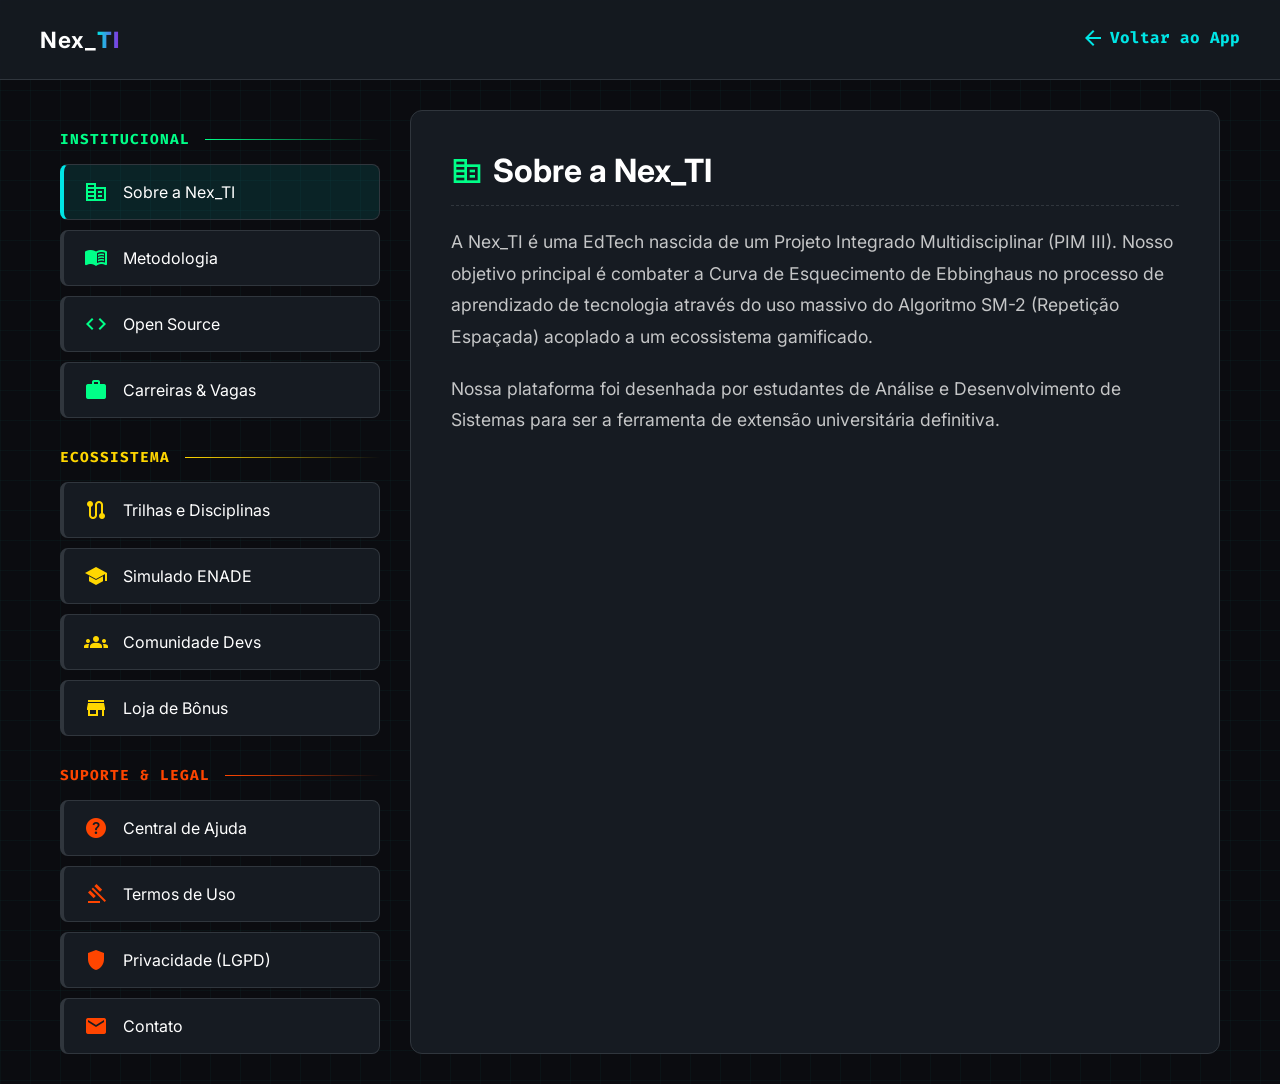
<file: pages/sobre/index.html>
<!DOCTYPE html>
<html lang="pt-BR">
<head>
    <meta charset="UTF-8">
    <meta name="viewport" content="width=device-width, initial-scale=1.0">
    <title>Informações - Nex_TI</title>
    
    <link rel="icon" type="image/svg+xml" href="data:image/svg+xml,<svg xmlns='http://www.w3.org/2000/svg' viewBox='0 0 24 24' fill='%2300e6e6'><path d='M9.4 16.6L4.8 12l4.6-4.6L8 6l-6 6 6 6 1.4-1.4zm5.2 0l4.6-4.6-4.6-4.6L16 6l6 6-6 6-1.4-1.4z'/></svg>">
    
    <link rel="preconnect" href="https://fonts.googleapis.com">
    <link rel="preconnect" href="https://fonts.gstatic.com" crossorigin>
    <link href="https://fonts.googleapis.com/css2?family=Fira+Code:wght@400;600&family=Inter:wght@400;500;700&display=swap" rel="stylesheet">
    <link href="https://fonts.googleapis.com/css2?family=Material+Symbols+Outlined:opsz,wght,FILL,GRAD@24,400,0,0" rel="stylesheet" />
    
    <link rel="stylesheet" href="../../assets/css/global.css">
    <style>
        body {
            background-color: #0b0c10;
            color: #c5c6c7;
            padding-top: 80px;
            background-image: 
                linear-gradient(rgba(0, 230, 230, 0.03) 1px, transparent 1px), 
                linear-gradient(90deg, rgba(0, 230, 230, 0.03) 1px, transparent 1px);
            background-size: 30px 30px;
        }

        .logo { 
            font-size: 1.4rem; 
            font-weight: bold; 
            letter-spacing: 1px; 
            display: flex; 
            align-items: center;
        }

        .tech-text { 
            background: linear-gradient(90deg, var(--alura-cyan, #00e6e6), var(--alura-purple, #8a2be2)); 
            -webkit-background-clip: text; 
            background-clip: text; 
            -webkit-text-fill-color: transparent; 
            font-weight: 800; 
        }

        header {
            background-color: rgba(22, 27, 34, 0.9); 
            backdrop-filter: blur(10px);
            padding: 0 40px; 
            height: 80px; 
            display: flex; 
            justify-content: space-between;
            align-items: center; 
            border-bottom: 1px solid #30363d; 
            position: fixed; 
            top: 0; 
            left: 0;
            width: 100%;
            z-index: 1000;
        }

        .container-docs {
            display: flex;
            max-width: 1200px;
            margin: 30px auto;
            gap: 30px;
            padding: 0 20px;
        }

        .left-panel {
            width: 320px;
            flex-shrink: 0;
            display: flex;
            flex-direction: column;
            gap: 10px;
        }

        .right-panel {
            flex-grow: 1;
            background: var(--alura-card, #161b22);
            border: 1px solid #30363d;
            border-radius: 12px;
            padding: 40px;
            min-height: 500px;
        }

        .dia-header {
            display: flex; 
            align-items: center;
            gap: 15px;
            font-size: 0.9rem; 
            font-weight: bold; 
            color: #fff; 
            text-transform: uppercase; 
            letter-spacing: 1px; 
            margin-top: 20px; 
            margin-bottom: 5px; 
        }

        .dia-line {
            flex-grow: 1; 
            height: 1px; 
        }

        .mod-inst span { color: var(--alura-green, #00ff88); }
        .mod-inst .dia-line { background: linear-gradient(90deg, var(--alura-green, #00ff88), transparent); }

        .mod-ecos span { color: #ffd700; }
        .mod-ecos .dia-line { background: linear-gradient(90deg, #ffd700, transparent); }

        .mod-sup span { color: #ff4500; }
        .mod-sup .dia-line { background: linear-gradient(90deg, #ff4500, transparent); }

        .aula-item {
            background-color: var(--alura-card, #161b22); 
            border: 1px solid #30363d; 
            border-left: 4px solid #30363d; 
            padding: 15px 20px; 
            border-radius: 8px; 
            display: flex; 
            align-items: center; 
            gap: 15px;
            cursor: pointer; 
            transition: all 0.3s ease;
            text-decoration: none;
            color: #fff;
        }

        .aula-item:hover {
            border-color: #30363d; 
            border-left-color: var(--alura-cyan, #00e6e6); 
            background-color: rgba(0, 230, 230, 0.05);
            transform: translateX(5px); 
        }

        .aula-item.active {
            border-left-color: var(--alura-cyan, #00e6e6); 
            background-color: rgba(0, 230, 230, 0.1);
        }

        .content-section {
            display: none;
            animation: fadeIn 0.4s ease;
        }

        .content-section.active {
            display: block;
        }

        @keyframes fadeIn {
            from { opacity: 0; transform: translateY(10px); }
            to { opacity: 1; transform: translateY(0); }
        }

        .content-section h1 {
            color: #fff;
            font-size: 2rem;
            margin-bottom: 20px;
            padding-bottom: 15px;
            border-bottom: 1px dashed #30363d;
            display: flex;
            align-items: center;
            gap: 10px;
        }

        .content-section p {
            font-size: 1.1rem;
            line-height: 1.8;
            margin-bottom: 20px;
            color: #c5c6c7;
        }

        .btn-back {
            color: var(--alura-cyan, #00e6e6);
            text-decoration: none;
            display: inline-flex;
            align-items: center;
            gap: 5px;
            font-weight: bold;
            transition: all 0.2s;
        }

        .btn-back:hover {
            text-shadow: 0 0 10px rgba(0, 230, 230, 0.5);
        }
    </style>
</head>
<body>

    <header role="banner">
        <div class="logo tech-font">
            <span style="color: #fff;">Nex_</span><span class="tech-text">TI</span>
        </div>
        <div class="header-right">
            <a href="../dashboard/index.html" class="btn-back tech-font"><span class="material-symbols-outlined">arrow_back</span> Voltar ao App</a>
        </div>
    </header>

    <div class="container-docs">
        
        <!-- PAINEL ESQUERDO: NAVEGAÇÃO IGUAL AO DASHBOARD -->
        <nav class="left-panel">
            
            <div class="dia-header mod-inst"><span class="tech-font">Institucional</span><div class="dia-line"></div></div>
            <a href="#sobre" class="aula-item" onclick="showSection('sobre')">
                <span class="material-symbols-outlined" style="color: var(--alura-green);">corporate_fare</span>
                <span>Sobre a Nex_TI</span>
            </a>
            <a href="#metodologia" class="aula-item" onclick="showSection('metodologia')">
                <span class="material-symbols-outlined" style="color: var(--alura-green);">menu_book</span>
                <span>Metodologia</span>
            </a>
            <a href="#opensource" class="aula-item" onclick="showSection('opensource')">
                <span class="material-symbols-outlined" style="color: var(--alura-green);">code</span>
                <span>Open Source</span>
            </a>
            <a href="#carreiras" class="aula-item" onclick="showSection('carreiras')">
                <span class="material-symbols-outlined" style="color: var(--alura-green);">work</span>
                <span>Carreiras & Vagas</span>
            </a>

            <div class="dia-header mod-ecos"><span class="tech-font">Ecossistema</span><div class="dia-line"></div></div>
            <a href="#trilhas" class="aula-item" onclick="showSection('trilhas')">
                <span class="material-symbols-outlined" style="color: #ffd700;">route</span>
                <span>Trilhas e Disciplinas</span>
            </a>
            <a href="#enade" class="aula-item" onclick="showSection('enade')">
                <span class="material-symbols-outlined" style="color: #ffd700;">school</span>
                <span>Simulado ENADE</span>
            </a>
            <a href="#comunidade" class="aula-item" onclick="showSection('comunidade')">
                <span class="material-symbols-outlined" style="color: #ffd700;">groups</span>
                <span>Comunidade Devs</span>
            </a>
            <a href="#loja" class="aula-item" onclick="showSection('loja')">
                <span class="material-symbols-outlined" style="color: #ffd700;">store</span>
                <span>Loja de Bônus</span>
            </a>

            <div class="dia-header mod-sup"><span class="tech-font">Suporte & Legal</span><div class="dia-line"></div></div>
            <a href="#faq" class="aula-item" onclick="showSection('faq')">
                <span class="material-symbols-outlined" style="color: #ff4500;">help</span>
                <span>Central de Ajuda</span>
            </a>
            <a href="#termos" class="aula-item" onclick="showSection('termos')">
                <span class="material-symbols-outlined" style="color: #ff4500;">gavel</span>
                <span>Termos de Uso</span>
            </a>
            <a href="#privacidade" class="aula-item" onclick="showSection('privacidade')">
                <span class="material-symbols-outlined" style="color: #ff4500;">shield</span>
                <span>Privacidade (LGPD)</span>
            </a>
            <a href="#contato" class="aula-item" onclick="showSection('contato')">
                <span class="material-symbols-outlined" style="color: #ff4500;">mail</span>
                <span>Contato</span>
            </a>

        </nav>

        <!-- PAINEL DIREITO: CONTEÚDO SEPARADO -->
        <main class="right-panel">

            <!-- INSTITUCIONAL -->
            <div id="content-sobre" class="content-section active">
                <h1><span class="material-symbols-outlined" style="font-size: 2rem; color: var(--alura-green);">corporate_fare</span> Sobre a Nex_TI</h1>
                <p>A Nex_TI é uma EdTech nascida de um Projeto Integrado Multidisciplinar (PIM III). Nosso objetivo principal é combater a Curva de Esquecimento de Ebbinghaus no processo de aprendizado de tecnologia através do uso massivo do Algoritmo SM-2 (Repetição Espaçada) acoplado a um ecossistema gamificado.</p>
                <p>Nossa plataforma foi desenhada por estudantes de Análise e Desenvolvimento de Sistemas para ser a ferramenta de extensão universitária definitiva.</p>
            </div>

            <div id="content-metodologia" class="content-section">
                <h1><span class="material-symbols-outlined" style="font-size: 2rem; color: var(--alura-green);">menu_book</span> Metodologia de Ensino</h1>
                <p>Substituímos o aprendizado passivo por estímulos de Estudo Ativo. Ao invés de vídeos longos, o aluno consome conceitos atômicos através de "Flashcards" interativos, onde a performance no recall do conhecimento (Erro/Acerto) dita quando aquela informação será apresentada novamente.</p>
            </div>

            <div id="content-opensource" class="content-section">
                <h1><span class="material-symbols-outlined" style="font-size: 2rem; color: var(--alura-green);">code</span> Manifesto Open Source</h1>
                <p>Acreditamos que o código que molda o futuro da educação deve ser aberto. O núcleo do Nex_TI, incluindo a lógica do Anki Engine, a arquitetura em Vanilla JS e o backend C# (.NET 10), está disponível livremente no GitHub para auditoria, extensão e bifurcação pela comunidade.</p>
            </div>

            <div id="content-carreiras" class="content-section">
                <h1><span class="material-symbols-outlined" style="font-size: 2rem; color: var(--alura-green);">work</span> Carreiras & Vagas</h1>
                <p>Estamos sempre em busca de talentos que queiram revolucionar a educação no Brasil. No momento, somos um projeto de extensão universitária e não possuímos vagas CLT abertas.</p>
                <p>Contribuições via Pull Request no repositório oficial do GitHub são muito bem-vindas e contam como experiência comprovada!</p>
            </div>

            <!-- ECOSSISTEMA -->
            <div id="content-trilhas" class="content-section">
                <h1><span class="material-symbols-outlined" style="font-size: 2rem; color: #ffd700;">route</span> Trilhas e Disciplinas</h1>
                <p>Nossa plataforma é modular. Oferecemos pacotes curriculares focados em Engenharia de Software, Lógica de Programação, Cibersegurança e Arquitetura de Nuvem. Cada trilha é dividida em missões progressivas que dão XP ao serem concluídas.</p>
            </div>

            <div id="content-enade" class="content-section">
                <h1><span class="material-symbols-outlined" style="font-size: 2rem; color: #ffd700;">school</span> Simulado ENADE</h1>
                <p>Módulo exclusivo de preparação para o ENADE, contendo questões reais de provas anteriores de Análise e Desenvolvimento de Sistemas formatadas no modelo de Flashcard. Responda, verifique o verso para explicação detalhada e ganhe pontuação dobrada.</p>
            </div>

            <div id="content-comunidade" class="content-section">
                <h1><span class="material-symbols-outlined" style="font-size: 2rem; color: #ffd700;">groups</span> Comunidade Devs</h1>
                <p>A seção de comunidade visa conectar alunos em diferentes níveis (Júnior, Pleno e Sênior) baseados no XP da plataforma. É um espaço assíncrono para tirar dúvidas de código e trocar experiências sobre carreira.</p>
                <p><em>(Funcionalidade prevista para implantação na Versão 2.0).</em></p>
            </div>

            <div id="content-loja" class="content-section">
                <h1><span class="material-symbols-outlined" style="font-size: 2rem; color: #ffd700;">store</span> Loja de Bônus (Coins)</h1>
                <p>As Moedas Virtuais (Coins) que você minera estudando diariamente servem para desbloquear Flashcards ocultos de disciplinas avançadas ou "Easter Eggs" sobre cultura hacker e curiosidades de TI. Quanto mais você estuda, mais acesso você tem ao conteúdo premium gratuito.</p>
            </div>

            <!-- SUPORTE E LEGAL -->
            <div id="content-faq" class="content-section">
                <h1><span class="material-symbols-outlined" style="font-size: 2rem; color: #ff4500;">help</span> Central de Ajuda</h1>
                <p><strong>P: Como recomeço o meu progresso?</strong><br>
                R: No Dashboard, abra o menu superior direito e clique em "Formatar Sistema". ISSO APAGARÁ TODO SEU PROGRESSO ATUAL.</p>
                <p><strong>P: Como o algoritmo decide quando vou ver a carta de novo?</strong><br>
                R: Usamos o SM-2 modificado. Se você errar, verá a carta logo em seguida. Se acertar, ela vai para a caixa de revisão de amanhã. Acertos consecutivos multiplicam o tempo de distância.</p>
            </div>

            <div id="content-termos" class="content-section">
                <h1><span class="material-symbols-outlined" style="font-size: 2rem; color: #ff4500;">gavel</span> Termos de Uso</h1>
                <p>Ao acessar o Nex_TI, você compreende que trata-se de um sistema de avaliação e extensão acadêmica. É estritamente proibido o uso de automação, scripts, ou bots para inflar XP e farmar Moedas falsamente.</p>
                <p>Contas identificadas com comportamento anômalo serão expurgadas sumariamente do nosso servidor SQL.</p>
            </div>

            <div id="content-privacidade" class="content-section">
                <h1><span class="material-symbols-outlined" style="font-size: 2rem; color: #ff4500;">shield</span> Aviso de Privacidade</h1>
                <p>A Nex_TI atua em conformidade estrita com a LGPD. Não capturamos cookies de rastreamento de terceiros em nossa aplicação.</p>
                <p>Seu E-mail e Username são mantidos em banco de dados isolado e protegido, e suas senhas são armazenadas exclusivamente através de hash criptográfico unidirecional. Você possui total controle para solicitar a deleção definitiva do seu perfil ("Direito ao Esquecimento").</p>
            </div>

            <div id="content-contato" class="content-section">
                <h1><span class="material-symbols-outlined" style="font-size: 2rem; color: #ff4500;">mail</span> Contato</h1>
                <p>Para suporte técnico, instabilidades na API ou para reportar vulnerabilidades de segurança (Bug Bounty), por favor abra uma "Issue" no repositório oficial do GitHub.</p>
                <p>Para assuntos administrativos, comunique-se com a equipe de desenvolvimento do PIM III através dos canais de comunicação da coordenação UNIP.</p>
            </div>

        </main>
    </div>

    <script>
        function showSection(sectionId) {
            // Esconde todas as sessões
            document.querySelectorAll('.content-section').forEach(el => el.classList.remove('active'));
            
            // Remove a classe 'active' de todos os links do menu
            document.querySelectorAll('.aula-item').forEach(el => el.classList.remove('active'));
            
            // Mostra a sessão desejada
            const target = document.getElementById('content-' + sectionId);
            if (target) {
                target.classList.add('active');
            }
            
            // Marca o link do menu como ativo
            const link = document.querySelector(`a[href="#${sectionId}"]`);
            if (link) {
                link.classList.add('active');
            }
        }

        // Lê a URL na hora de carregar para abrir a sessão certa
        window.addEventListener('DOMContentLoaded', () => {
            let hash = window.location.hash.substring(1);
            if (!hash) { hash = 'sobre'; } // Default
            showSection(hash);
        });

        // Caso o hash mude na URL manualmente
        window.addEventListener('hashchange', () => {
            let hash = window.location.hash.substring(1);
            if (hash) { showSection(hash); }
        });
    </script>
</body>
</html>
</file>
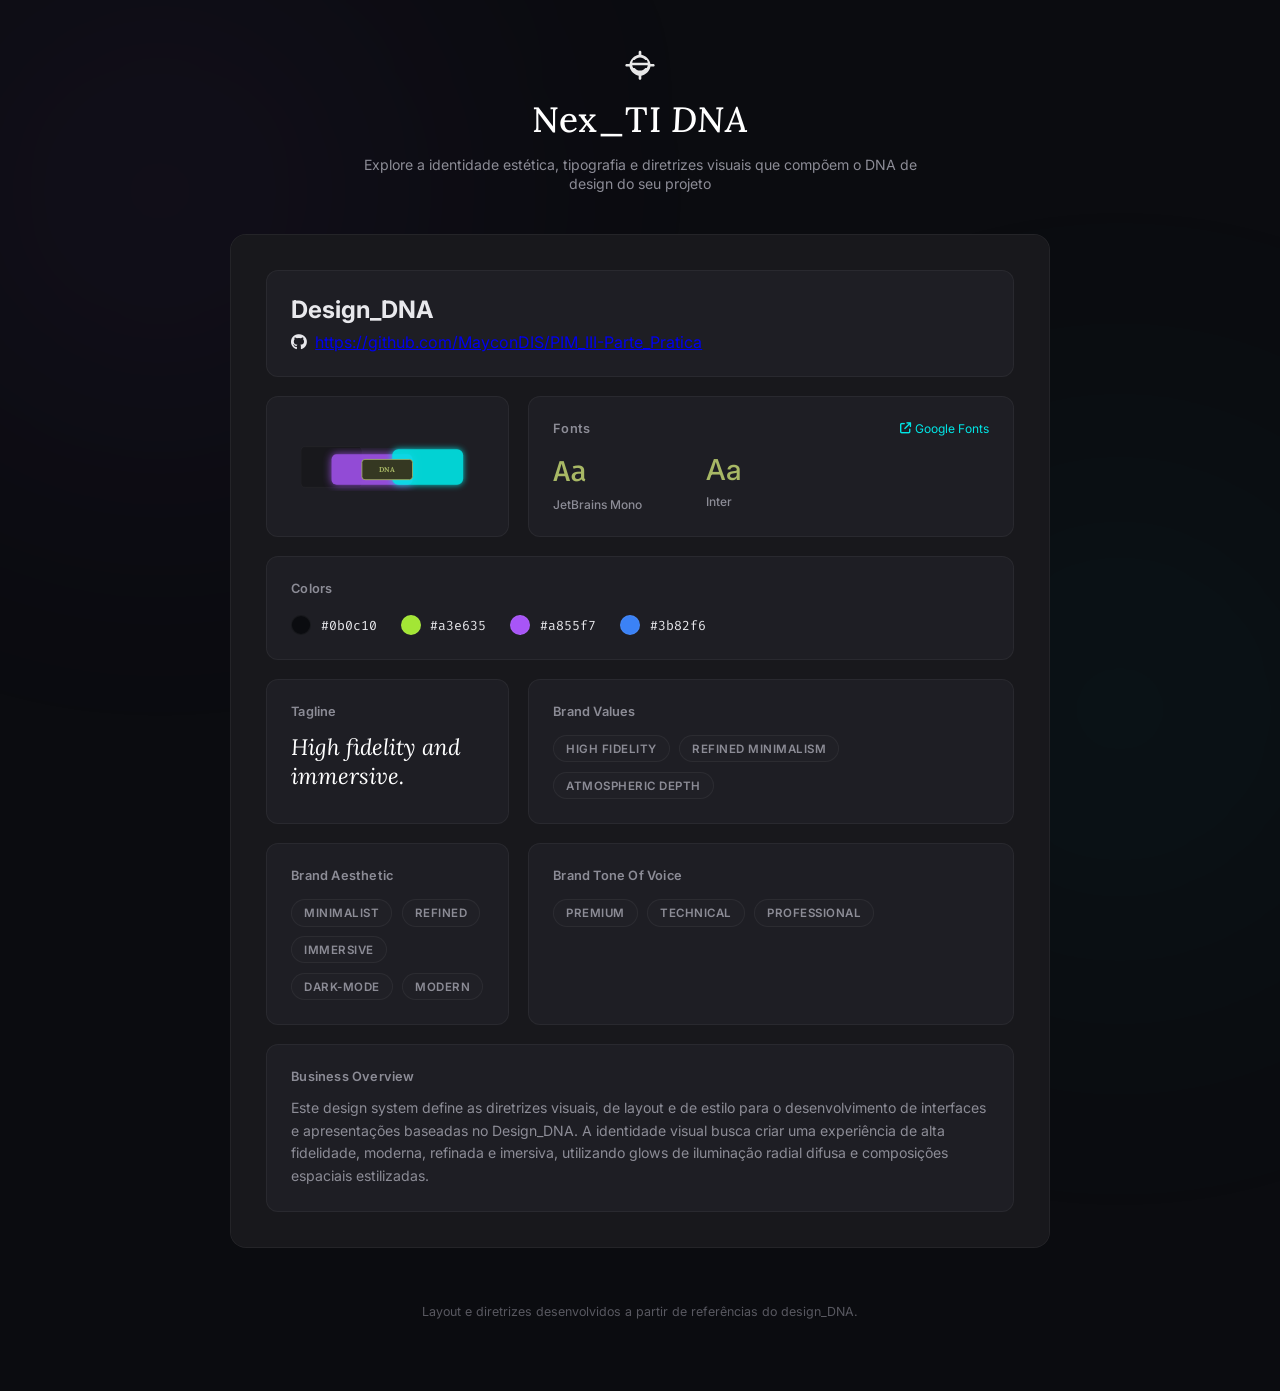
<file: design_DNA/design.html>
<!DOCTYPE html>
<html lang="pt-BR">
<head>
    <meta charset="UTF-8">
    <meta name="viewport" content="width=device-width, initial-scale=1.0">
    <title>Nex_TI DNA — Design_DNA</title>
    <!-- Google Fonts -->
    <link rel="preconnect" href="https://fonts.googleapis.com">
    <link rel="preconnect" href="https://fonts.gstatic.com" crossorigin>
    <link href="https://fonts.googleapis.com/css2?family=Fira+Code:wght@400;600&family=Inter:wght@300;400;500;600;700&family=Lora:ital,wght@0,500;0,600;1,500;1,600&display=swap" rel="stylesheet">
    <!-- FontAwesome para os ícones -->
    <link rel="stylesheet" href="https://cdnjs.cloudflare.com/ajax/libs/font-awesome/6.4.0/css/all.min.css">
    <link rel="stylesheet" href="style.css">
    <!-- Favicon inline em Base64 (Frasco Erlenmeyer ciano #00e6e6 / preto-fundo #0b0c10 baseado no projeto Nex_TI) -->
    <link rel="icon" type="image/svg+xml" href="[data-uri]">
</head>
<body>
    <!-- Focos de luz radiais no fundo (Glows) -->
    <div class="radial-glow glow-left"></div>
    <div class="radial-glow glow-right"></div>
    <div class="main-wrapper">
        <!-- Cabeçalho Principal -->
        <header class="dna-header">
            <div class="dna-icon-container">
                <!-- Ícone de hélice de DNA estilizado -->
                <svg class="dna-svg" viewBox="0 0 24 24" fill="currentColor">
                    <path d="M12 2C11.45 2 11 2.45 11 3V5.07C9.28 5.4 7.74 6.27 6.54 7.46C5.35 8.66 4.47 10.21 4.14 11.93H2C1.45 11.93 1 12.38 1 12.93C1 13.48 1.45 13.93 2 13.93H4.14C4.47 15.65 5.35 17.2 6.54 18.4C7.74 19.59 9.28 20.46 11 20.79V22.86C11 23.41 11.45 23.86 12 23.86C12.55 23.86 13 23.41 13 22.86V20.79C14.72 20.46 16.26 19.59 17.46 18.4C18.65 17.2 19.53 15.65 19.86 13.93H22C22.55 13.93 23 13.48 23 12.93C23 12.38 22.55 11.93 22 11.93H19.86C19.53 10.21 18.65 8.66 17.46 7.46C16.26 6.27 14.72 5.4 13 5.07V3C13 2.45 12.55 2 12 2M12 7.07C13.62 7.07 15.08 7.82 16.03 9.07H7.97C8.92 7.82 10.38 7.07 12 7.07M6.17 11.07C6.31 10.36 6.57 9.68 6.95 9.07H17.05C17.43 9.68 17.69 10.36 17.83 11.07H6.17M6.17 12.93H17.83C17.69 13.64 17.43 14.32 17.05 14.93H6.95C6.57 14.32 6.31 13.64 6.17 12.93M12 16.93C10.38 16.93 8.92 16.18 7.97 14.93H16.03C15.08 16.18 13.62 16.93 12 16.93Z"/>
                </svg>
            </div>
            <h1 class="dna-title">Nex_TI <span class="italic-serif">DNA</span></h1>
            <p class="dna-subtitle">Explore a identidade estética, tipografia e diretrizes visuais que compõem o DNA de design do seu projeto</p>
        </header>

        <!-- Container do Painel -->
        <section class="panel-container">
            <!-- Painel Interno dos Conteúdos -->
            <div class="panel-body">
                <div class="panel-content">
                    <!-- Brand Header Card -->
                    <div class="dna-card brand-header-card">
                        <h2 class="brand-title">Design_DNA</h2>
                        <div class="brand-url-group" style="display: flex; flex-direction: column; gap: 0.5rem; margin-top: 0.5rem;">
                            <div class="brand-url-container" style="display: flex; align-items: center; gap: 0.5rem;">
                                <i class="fa-brands fa-github link-icon"></i>
                                <a href="https://github.com/MayconDIS/PIM_III-Parte_Pratica" target="_blank" class="brand-link-url">https://github.com/MayconDIS/PIM_III-Parte_Pratica</a>
                            </div>
                        </div>
                    </div>

                    <!-- Row 2: Add Logo + Fonts -->
                    <div class="card-row">
                        <!-- Logo Card (SVG Geometria Neon embutido) -->
                        <div class="dna-card logo-card">
                            <svg xmlns="http://www.w3.org/2000/svg" viewBox="0 0 400 120" class="logo-svg" style="width: 100%; height: 100%; max-height: 80px;">
                                <defs>
                                    <filter id="glow-cyan" x="-20%" y="-20%" width="140%" height="140%">
                                        <feGaussianBlur stdDeviation="6" result="blur" />
                                        <feMerge>
                                            <feMergeNode in="blur" />
                                            <feMergeNode in="SourceGraphic" />
                                        </feMerge>
                                    </filter>
                                    <filter id="glow-purple" x="-20%" y="-20%" width="140%" height="140%">
                                        <feGaussianBlur stdDeviation="8" result="blur" />
                                        <feMerge>
                                            <feMergeNode in="blur" />
                                            <feMergeNode in="SourceGraphic" />
                                        </feMerge>
                                    </filter>
                                </defs>
                                <rect x="30" y="20" width="120" height="80" rx="8" fill="#18181c" stroke="rgba(255, 255, 255, 0.05)" stroke-width="1" />
                                <rect x="90" y="35" width="160" height="60" rx="10" fill="#a855f7" opacity="0.85" filter="url(#glow-purple)" />
                                <rect x="210" y="25" width="140" height="70" rx="12" fill="#00e6e6" opacity="0.9" filter="url(#glow-cyan)" />
                                <rect x="150" y="45" width="100" height="40" rx="6" fill="#353822" stroke="#a8b865" stroke-width="1.5" />
                                <text x="200" y="70" font-family="'Lora', serif" font-size="14" fill="#a8b865" font-weight="bold" text-anchor="middle" letter-spacing="1">DNA</text>
                            </svg>
                        </div>

                        <!-- Fonts Card -->
                        <div class="dna-card fonts-card">
                            <div style="display: flex; justify-content: space-between; align-items: center; margin-bottom: 0.2rem;">
                                <h3 class="card-label">Fonts</h3>
                                <a href="https://fonts.google.com/" target="_blank" style="color: var(--link-cyan); font-size: 0.75rem; text-decoration: none; display: flex; align-items: center; gap: 0.25rem;">
                                    <i class="fa-solid fa-arrow-up-right-from-square" style="font-size: 0.7rem;"></i> Google Fonts
                                </a>
                            </div>
                            <div class="fonts-preview-container">
                                <div class="font-preview-item">
                                    <span class="font-huge-char font-fira">Aa</span>
                                    <span class="font-name-sub">JetBrains Mono</span>
                                </div>
                                <div class="font-preview-item">
                                    <span class="font-huge-char font-inter">Aa</span>
                                    <span class="font-name-sub">Inter</span>
                                </div>
                            </div>
                        </div>
                    </div>

                    <!-- Row 3: Colors -->
                    <div class="dna-card colors-card">
                        <h3 class="card-label">Colors</h3>
                        <div class="colors-list">
                            <div class="color-item">
                                <div class="color-circle" style="background-color: #0b0c10;"></div>
                                <span class="color-hex-text">#0b0c10</span>
                            </div>
                            <div class="color-item">
                                <div class="color-circle" style="background-color: #a3e635;"></div>
                                <span class="color-hex-text">#a3e635</span>
                            </div>
                            <div class="color-item">
                                <div class="color-circle" style="background-color: #a855f7;"></div>
                                <span class="color-hex-text">#a855f7</span>
                            </div>
                            <div class="color-item">
                                <div class="color-circle" style="background-color: #3b82f6;"></div>
                                <span class="color-hex-text">#3b82f6</span>
                            </div>
                        </div>
                    </div>

                    <!-- Row 4: Tagline + Brand Values -->
                    <div class="card-row">
                        <!-- Tagline -->
                        <div class="dna-card tagline-card">
                            <h3 class="card-label">Tagline</h3>
                            <p class="tagline-text">High fidelity and immersive.</p>
                        </div>

                        <!-- Brand Values -->
                        <div class="dna-card values-card">
                            <h3 class="card-label">Brand values</h3>
                            <div class="badge-container">
                                <span class="outline-badge">High Fidelity</span>
                                <span class="outline-badge">Refined Minimalism</span>
                                <span class="outline-badge">Atmospheric Depth</span>
                            </div>
                        </div>
                    </div>

                    <!-- Row 5: Brand Aesthetic + Brand Tone of Voice -->
                    <div class="card-row">
                        <!-- Brand Aesthetic -->
                        <div class="dna-card aesthetic-card">
                            <h3 class="card-label">Brand aesthetic</h3>
                            <div class="badge-container">
                                <span class="outline-badge">minimalist</span>
                                <span class="outline-badge">refined</span>
                                <span class="outline-badge">immersive</span>
                                <span class="outline-badge">dark-mode</span>
                                <span class="outline-badge">modern</span>
                            </div>
                        </div>

                        <!-- Brand Tone of Voice -->
                        <div class="dna-card tone-card">
                            <h3 class="card-label">Brand tone of voice</h3>
                            <div class="badge-container">
                                <span class="outline-badge">Premium</span>
                                <span class="outline-badge">Technical</span>
                                <span class="outline-badge">Professional</span>
                            </div>
                        </div>
                    </div>

                    <!-- Row 6: Business Overview -->
                    <div class="dna-card overview-card">
                        <h3 class="card-label">Business overview</h3>
                        <p class="overview-text">Este design system define as diretrizes visuais, de layout e de estilo para o desenvolvimento de interfaces e apresentações baseadas no Design_DNA. A identidade visual busca criar uma experiência de alta fidelidade, moderna, refinada e imersiva, utilizando glows de iluminação radial difusa e composições espaciais estilizadas.</p>
                    </div>
                </div>
            </div>
        </section>

        <!-- Rodapé do Projeto -->
        <footer class="project-footer">
            <p>Layout e diretrizes desenvolvidos a partir de referências do design_DNA.</p>
        </footer>
    </div>
</body>
</html>
</file>
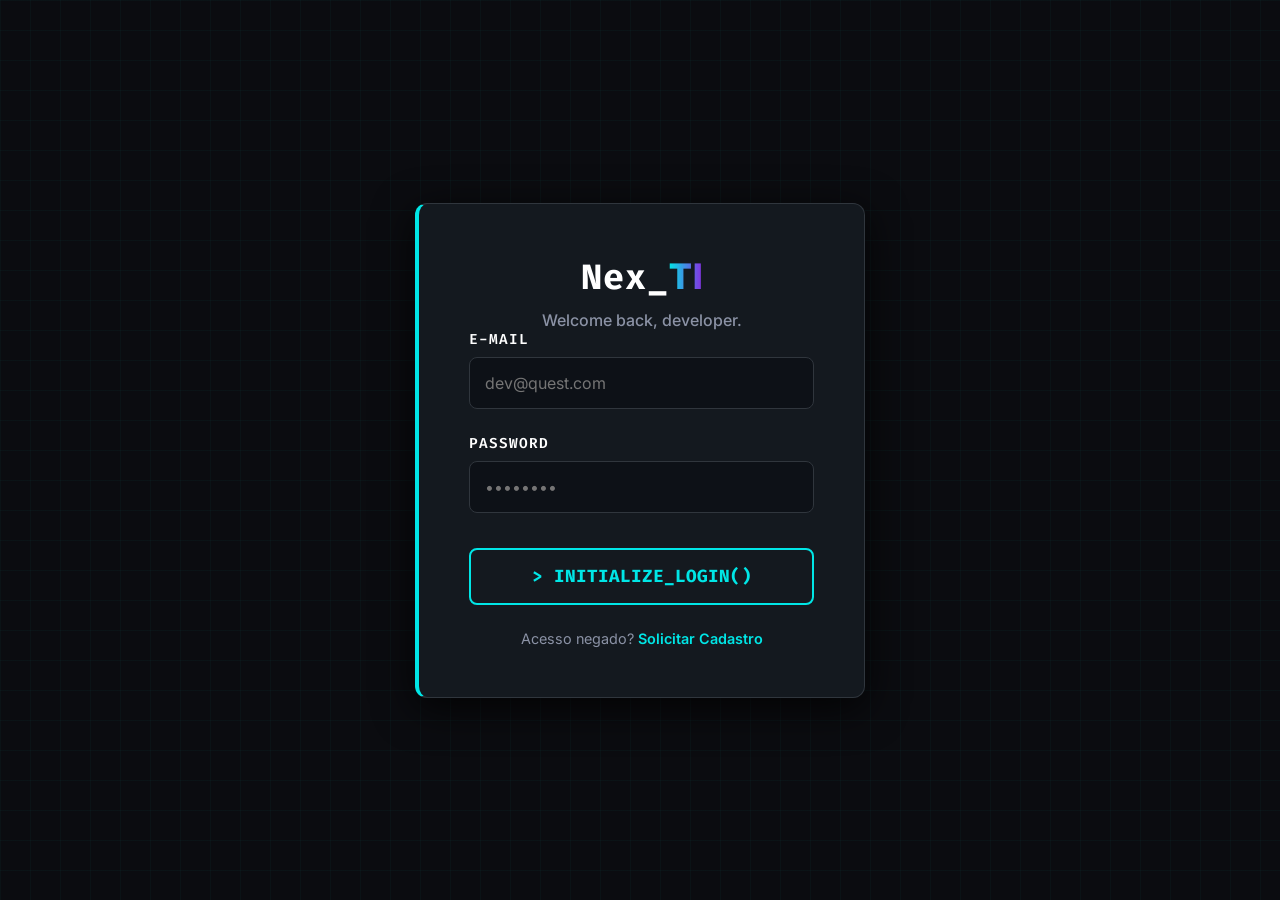
<file: pages/login/login.html>
<!DOCTYPE html>
<html lang="pt-BR">
<head>
    <meta charset="UTF-8">
    <meta name="viewport" content="width=device-width, initial-scale=1.0">
    <title>Login - Nex_TI</title>
    <link rel="icon" type="image/svg+xml" href="data:image/svg+xml,<svg xmlns='http://www.w3.org/2000/svg' viewBox='0 0 24 24' fill='%2300e6e6'><path d='M9.4 16.6L4.8 12l4.6-4.6L8 6l-6 6 6 6 1.4-1.4zm5.2 0l4.6-4.6-4.6-4.6L16 6l6 6-6 6-1.4-1.4z'/></svg>">
    <link rel="preconnect" href="https://fonts.googleapis.com">
    <link rel="preconnect" href="https://fonts.gstatic.com" crossorigin>
    <link href="https://fonts.googleapis.com/css2?family=Fira+Code:wght@400;600&family=Inter:wght@400;500;700&display=swap" rel="stylesheet">
    <link href="https://fonts.googleapis.com/css2?family=Material+Symbols+Outlined:opsz,wght,FILL,GRAD@24,400,0,0" rel="stylesheet" />
    <link rel="stylesheet" href="../../assets/css/global.css">
    <link rel="stylesheet" href="login.css">
</head>
<body>
    <main class="login-container" aria-labelledby="form-title">
        <header class="login-header">
            <h1 id="form-title" class="logo-main tech-font">Nex_<span class="tech-text">TI</span></h1>
            <p id="form-subtitle" class="subtitle">Welcome back, developer.</p>
        </header>
        
        <form class="login-form" onsubmit="handleAuth(event)" aria-label="Formulário de Autenticação">
            <div class="form-group" id="group-nome" style="display: none;">
                <label for="nome" class="tech-font">Nickname</label>
                <div class="input-with-icon">
                    <input type="text" id="nome" placeholder="Ex: Maycon" aria-label="Seu nickname">
                </div>
            </div>
            
            <div class="form-group">
                <label for="email" class="tech-font">E-mail</label>
                <div class="input-with-icon">
                    <input type="email" id="email" placeholder="dev@quest.com" required aria-required="true">
                </div>
            </div>
            
            <div class="form-group">
                <label for="password" class="tech-font">Password</label>
                <div class="input-with-icon">
                    <input type="password" id="password" placeholder="••••••••" required aria-required="true">
                </div>
            </div>
            
            <button type="submit" class="btn-login tech-font" id="btn-submit" aria-live="assertive">> INITIALIZE_LOGIN()</button>
        </form>
        
        <footer class="extra-links">
            <p id="footer-text">Acesso negado? <a href="#" onclick="toggleMode(event)" aria-label="Alternar para ecrã de registo">Solicitar Cadastro</a></p>
        </footer>
    </main>

    <script src="../../assets/js/auth.js"></script>
</body>
</html>
</file>
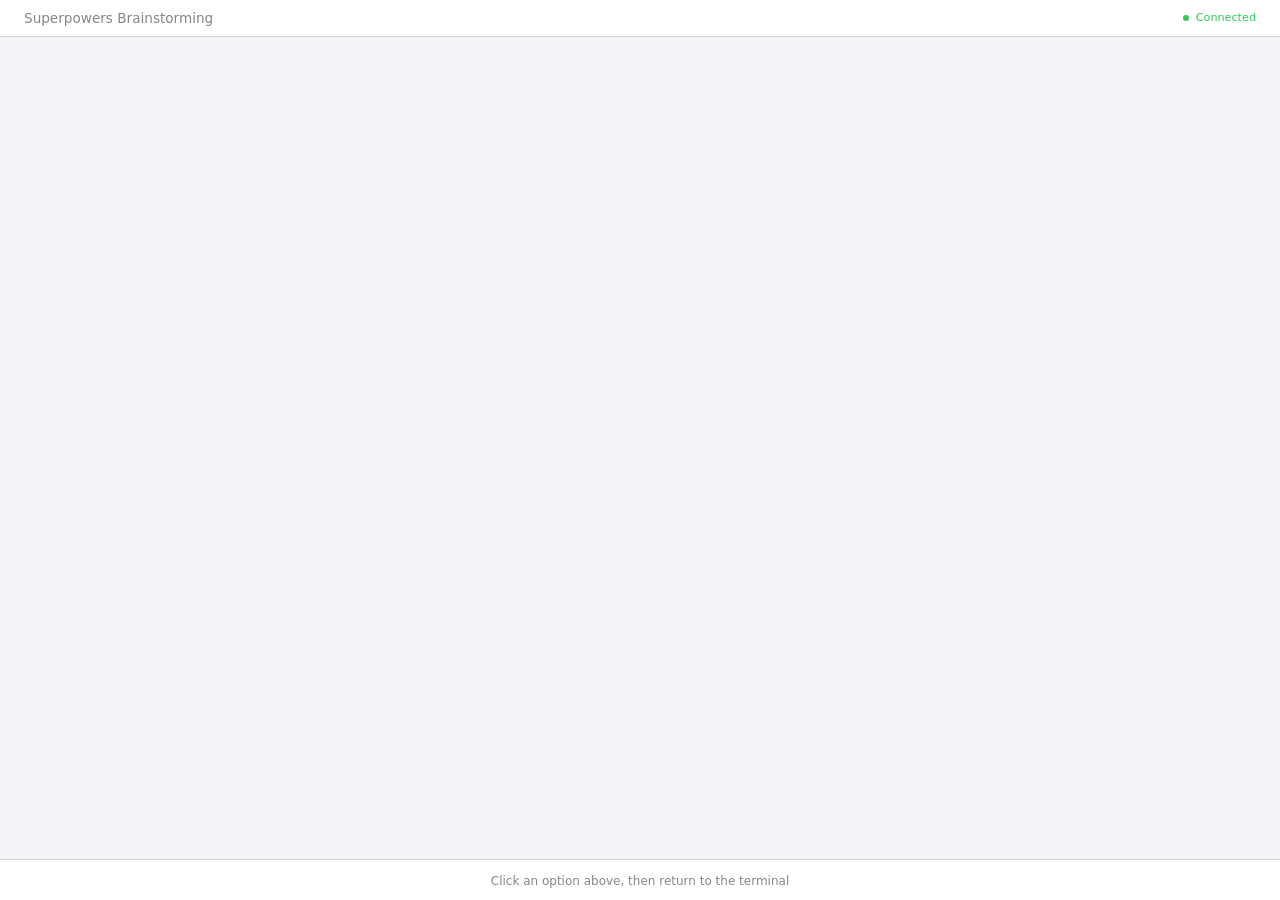
<file: .agents/superpowers/brainstorming/scripts/frame-template.html>
<!DOCTYPE html>
<html>
<head>
  <meta charset="utf-8">
  <title>Superpowers Brainstorming</title>
  <style>
    /*
     * BRAINSTORM COMPANION FRAME TEMPLATE
     *
     * This template provides a consistent frame with:
     * - OS-aware light/dark theming
     * - Fixed header and selection indicator bar
     * - Scrollable main content area
     * - CSS helpers for common UI patterns
     *
     * Content is injected via placeholder comment in #claude-content.
     */

    * { box-sizing: border-box; margin: 0; padding: 0; }
    html, body { height: 100%; overflow: hidden; }

    /* ===== THEME VARIABLES ===== */
    :root {
      --bg-primary: #f5f5f7;
      --bg-secondary: #ffffff;
      --bg-tertiary: #e5e5e7;
      --border: #d1d1d6;
      --text-primary: #1d1d1f;
      --text-secondary: #86868b;
      --text-tertiary: #aeaeb2;
      --accent: #0071e3;
      --accent-hover: #0077ed;
      --success: #34c759;
      --warning: #ff9f0a;
      --error: #ff3b30;
      --selected-bg: #e8f4fd;
      --selected-border: #0071e3;
    }

    @media (prefers-color-scheme: dark) {
      :root {
        --bg-primary: #1d1d1f;
        --bg-secondary: #2d2d2f;
        --bg-tertiary: #3d3d3f;
        --border: #424245;
        --text-primary: #f5f5f7;
        --text-secondary: #86868b;
        --text-tertiary: #636366;
        --accent: #0a84ff;
        --accent-hover: #409cff;
        --selected-bg: rgba(10, 132, 255, 0.15);
        --selected-border: #0a84ff;
      }
    }

    body {
      font-family: system-ui, -apple-system, BlinkMacSystemFont, sans-serif;
      background: var(--bg-primary);
      color: var(--text-primary);
      display: flex;
      flex-direction: column;
      line-height: 1.5;
    }

    /* ===== FRAME STRUCTURE ===== */
    .header {
      background: var(--bg-secondary);
      padding: 0.5rem 1.5rem;
      display: flex;
      justify-content: space-between;
      align-items: center;
      border-bottom: 1px solid var(--border);
      flex-shrink: 0;
    }
    .header h1 { font-size: 0.85rem; font-weight: 500; color: var(--text-secondary); }
    .header .status { font-size: 0.7rem; color: var(--success); display: flex; align-items: center; gap: 0.4rem; }
    .header .status::before { content: ''; width: 6px; height: 6px; background: var(--success); border-radius: 50%; }

    .main { flex: 1; overflow-y: auto; }
    #claude-content { padding: 2rem; min-height: 100%; }

    .indicator-bar {
      background: var(--bg-secondary);
      border-top: 1px solid var(--border);
      padding: 0.5rem 1.5rem;
      flex-shrink: 0;
      text-align: center;
    }
    .indicator-bar span {
      font-size: 0.75rem;
      color: var(--text-secondary);
    }
    .indicator-bar .selected-text {
      color: var(--accent);
      font-weight: 500;
    }

    /* ===== TYPOGRAPHY ===== */
    h2 { font-size: 1.5rem; font-weight: 600; margin-bottom: 0.5rem; }
    h3 { font-size: 1.1rem; font-weight: 600; margin-bottom: 0.25rem; }
    .subtitle { color: var(--text-secondary); margin-bottom: 1.5rem; }
    .section { margin-bottom: 2rem; }
    .label { font-size: 0.7rem; color: var(--text-secondary); text-transform: uppercase; letter-spacing: 0.05em; margin-bottom: 0.5rem; }

    /* ===== OPTIONS (for A/B/C choices) ===== */
    .options { display: flex; flex-direction: column; gap: 0.75rem; }
    .option {
      background: var(--bg-secondary);
      border: 2px solid var(--border);
      border-radius: 12px;
      padding: 1rem 1.25rem;
      cursor: pointer;
      transition: all 0.15s ease;
      display: flex;
      align-items: flex-start;
      gap: 1rem;
    }
    .option:hover { border-color: var(--accent); }
    .option.selected { background: var(--selected-bg); border-color: var(--selected-border); }
    .option .letter {
      background: var(--bg-tertiary);
      color: var(--text-secondary);
      width: 1.75rem; height: 1.75rem;
      border-radius: 6px;
      display: flex; align-items: center; justify-content: center;
      font-weight: 600; font-size: 0.85rem; flex-shrink: 0;
    }
    .option.selected .letter { background: var(--accent); color: white; }
    .option .content { flex: 1; }
    .option .content h3 { font-size: 0.95rem; margin-bottom: 0.15rem; }
    .option .content p { color: var(--text-secondary); font-size: 0.85rem; margin: 0; }

    /* ===== CARDS (for showing designs/mockups) ===== */
    .cards { display: grid; grid-template-columns: repeat(auto-fit, minmax(280px, 1fr)); gap: 1rem; }
    .card {
      background: var(--bg-secondary);
      border: 1px solid var(--border);
      border-radius: 12px;
      overflow: hidden;
      cursor: pointer;
      transition: all 0.15s ease;
    }
    .card:hover { border-color: var(--accent); transform: translateY(-2px); box-shadow: 0 4px 12px rgba(0,0,0,0.1); }
    .card.selected { border-color: var(--selected-border); border-width: 2px; }
    .card-image { background: var(--bg-tertiary); aspect-ratio: 16/10; display: flex; align-items: center; justify-content: center; }
    .card-body { padding: 1rem; }
    .card-body h3 { margin-bottom: 0.25rem; }
    .card-body p { color: var(--text-secondary); font-size: 0.85rem; }

    /* ===== MOCKUP CONTAINER ===== */
    .mockup {
      background: var(--bg-secondary);
      border: 1px solid var(--border);
      border-radius: 12px;
      overflow: hidden;
      margin-bottom: 1.5rem;
    }
    .mockup-header {
      background: var(--bg-tertiary);
      padding: 0.5rem 1rem;
      font-size: 0.75rem;
      color: var(--text-secondary);
      border-bottom: 1px solid var(--border);
    }
    .mockup-body { padding: 1.5rem; }

    /* ===== SPLIT VIEW (side-by-side comparison) ===== */
    .split { display: grid; grid-template-columns: 1fr 1fr; gap: 1.5rem; }
    @media (max-width: 700px) { .split { grid-template-columns: 1fr; } }

    /* ===== PROS/CONS ===== */
    .pros-cons { display: grid; grid-template-columns: 1fr 1fr; gap: 1rem; margin: 1rem 0; }
    .pros, .cons { background: var(--bg-secondary); border-radius: 8px; padding: 1rem; }
    .pros h4 { color: var(--success); font-size: 0.85rem; margin-bottom: 0.5rem; }
    .cons h4 { color: var(--error); font-size: 0.85rem; margin-bottom: 0.5rem; }
    .pros ul, .cons ul { margin-left: 1.25rem; font-size: 0.85rem; color: var(--text-secondary); }
    .pros li, .cons li { margin-bottom: 0.25rem; }

    /* ===== PLACEHOLDER (for mockup areas) ===== */
    .placeholder {
      background: var(--bg-tertiary);
      border: 2px dashed var(--border);
      border-radius: 8px;
      padding: 2rem;
      text-align: center;
      color: var(--text-tertiary);
    }

    /* ===== INLINE MOCKUP ELEMENTS ===== */
    .mock-nav { background: var(--accent); color: white; padding: 0.75rem 1rem; display: flex; gap: 1.5rem; font-size: 0.9rem; }
    .mock-sidebar { background: var(--bg-tertiary); padding: 1rem; min-width: 180px; }
    .mock-content { padding: 1.5rem; flex: 1; }
    .mock-button { background: var(--accent); color: white; border: none; padding: 0.5rem 1rem; border-radius: 6px; font-size: 0.85rem; }
    .mock-input { background: var(--bg-primary); border: 1px solid var(--border); border-radius: 6px; padding: 0.5rem; width: 100%; }
  </style>
</head>
<body>
  <div class="header">
    <h1><a href="https://github.com/obra/superpowers" style="color: inherit; text-decoration: none;">Superpowers Brainstorming</a></h1>
    <div class="status">Connected</div>
  </div>

  <div class="main">
    <div id="claude-content">
      <!-- CONTENT -->
    </div>
  </div>

  <div class="indicator-bar">
    <span id="indicator-text">Click an option above, then return to the terminal</span>
  </div>

</body>
</html>
</file>
<file: assets/css/splash.css>
/* Reset e organização do CSS */
* {
    margin: 0;
    padding: 0;
    box-sizing: border-box;
}

body {
    background-color: #0b0c10; 
    color: #00e6e6; 
    font-family: 'Fira Code', 'Courier New', Courier, monospace; 
    
    /* Uso de Flexbox para alinhamento */
    display: flex; 
    flex-direction: column;
    justify-content: center; 
    align-items: center; 
    height: 100vh; 
    
    /* Fundo quadriculado (Matriz) */
    background-image: 
        linear-gradient(rgba(0, 230, 230, 0.03) 1px, transparent 1px), 
        linear-gradient(90deg, rgba(0, 230, 230, 0.03) 1px, transparent 1px);
    background-size: 30px 30px;
    text-align: center;
    overflow: hidden;
    position: relative;
}

/* Efeito de Scanline (linha a escanear o ecrã) */
body::after {
    content: "";
    position: absolute;
    top: 0;
    left: 0;
    width: 100vw;
    height: 10vh;
    background: linear-gradient(to bottom, rgba(0,230,230,0), rgba(0,230,230,0.1), rgba(0,230,230,0));
    animation: scanline 3s linear infinite;
    pointer-events: none;
}

@keyframes scanline {
    0% { transform: translateY(-10vh); }
    100% { transform: translateY(110vh); }
}

.splash-container {
    display: flex;
    flex-direction: column;
    align-items: center;
    padding: 20px;
    z-index: 10;
}

.splash-text {
    font-weight: normal; 
    letter-spacing: 2px;
    font-size: 1.8rem;
    margin-bottom: 20px;
    text-shadow: 0 0 10px rgba(0, 230, 230, 0.5);
}

.cursor {
    animation: blink 1s infinite;
}

/* Barra de progresso Tecnológica */
.progress-bar-container {
    width: 300px;
    height: 4px;
    background-color: #161b22;
    border: 1px solid #30363d;
    border-radius: 2px;
    margin-top: 15px;
    position: relative;
    overflow: hidden;
    box-shadow: 0 0 10px rgba(0, 0, 0, 0.8);
}

.progress-bar {
    height: 100%;
    width: 0%;
    background-color: #00e6e6;
    box-shadow: 0 0 10px #00e6e6;
    /* A animação dura 3.5s para terminar um pouco antes do redirecionamento */
    animation: carregar 3.5s cubic-bezier(0.1, 0.8, 0.3, 1) forwards;
}

.status-text {
    margin-top: 15px;
    font-size: 0.85rem;
    color: #8b92a5;
    height: 20px;
}

/* WAI-ARIA Screen Reader Only (Oculto visualmente, lido pelo sistema) */
.sr-only {
    position: absolute; width: 1px; height: 1px; padding: 0; margin: -1px; overflow: hidden; clip: rect(0, 0, 0, 0); white-space: nowrap; border-width: 0;
}

@keyframes blink {
    0%, 100% { opacity: 1; }
    50% { opacity: 0; }
}

/* Animação com pausas para simular carregamento real */
@keyframes carregar {
    0% { width: 0%; }
    20% { width: 15%; }
    40% { width: 40%; }
    60% { width: 45%; }
    80% { width: 80%; }
    100% { width: 100%; }
}

/* Glitch na inicialização do título */
.glitch {
    animation: glitch-anim 0.3s 3 alternate;
}

@keyframes glitch-anim {
    0% { transform: translate(0) }
    20% { transform: translate(-2px, 2px) }
    40% { transform: translate(-2px, -2px) }
    60% { transform: translate(2px, 2px) }
    80% { transform: translate(2px, -2px) }
    100% { transform: translate(0) }
}

/* Media Queries para Responsividade Mobile */
@media screen and (max-width: 600px) {
    .splash-text { font-size: 1.2rem; }
    .progress-bar-container { width: 250px; }
    body { background-size: 20px 20px; }
}
</file>
<file: home/style.css>
/* =========================================
   VARIÁVEIS E FONTES
   ========================================= */
:root {
    --alura-dark: #0b0c10;
    --alura-card: #161b22;
    --alura-blue: #2f81f7;
    --alura-green: #00ff88;
    --alura-cyan: #00e6e6;
    --alura-purple: #8a2be2;
}

* { 
    margin: 0; 
    padding: 0; 
    box-sizing: border-box; 
    font-family: 'Inter', 'Segoe UI', Tahoma, Geneva, sans-serif; 
}

.tech-font { 
    font-family: 'Fira Code', 'Courier New', Courier, monospace !important; 
}

body { 
    background-color: var(--alura-dark); 
    color: #c5c6c7; 
    line-height: 1.6; 
    background-image: 
        linear-gradient(rgba(0, 230, 230, 0.03) 1px, transparent 1px), 
        linear-gradient(90deg, rgba(0, 230, 230, 0.03) 1px, transparent 1px);
    background-size: 30px 30px;
    
    /* MATEMÁTICA TRAVADA DESKTOP: 80px do Menu + 15px de Respiro = 95px */
    padding-top: 95px; 
}

/* =========================================
   ANIMAÇÕES DE ALTA FIDELIDADE
   ========================================= */
@keyframes fadeSlideUp {
    from { opacity: 0; transform: translateY(25px); }
    to { opacity: 1; transform: translateY(0); }
}

@keyframes pulseNeon {
    0% { box-shadow: 0 0 5px rgba(0, 230, 230, 0.1); }
    50% { box-shadow: 0 0 15px rgba(0, 230, 230, 0.4); }
    100% { box-shadow: 0 0 5px rgba(0, 230, 230, 0.1); }
}

@keyframes floatAvatar {
    0% { transform: translateY(0px); }
    50% { transform: translateY(-4px); }
    100% { transform: translateY(0px); }
}

/* =========================================
   ALINHAMENTO E ÍCONES (Google Icons)
   ========================================= */
.material-symbols-outlined { 
    font-variation-settings: 'FILL' 1, 'wght' 400, 'GRAD' 0, 'opsz' 24; 
}

.flex-align { 
    display: flex; 
    align-items: center; 
    gap: 6px; 
}

.flex-align-center { 
    display: flex; 
    align-items: center; 
    justify-content: center; 
}

/* =========================================
   HEADER & NAVBAR (100% FIXO)
   ========================================= */
header {
    background-color: rgba(22, 27, 34, 0.9); 
    backdrop-filter: blur(10px);
    padding: 0 40px; 
    height: 80px; 
    display: flex; 
    justify-content: space-between;
    align-items: center; 
    border-bottom: 1px solid #30363d; 
    position: fixed; 
    top: 0; 
    left: 0;
    width: 100%;
    z-index: 1000;
}

.mobile-a11y {
    display: none !important;
}

.logo { 
    font-size: 1.4rem; 
    font-weight: bold; 
    letter-spacing: 1px; 
    display: flex; 
    align-items: center;
}

.tech-text { 
    background: linear-gradient(90deg, var(--alura-cyan), var(--alura-purple)); 
    -webkit-background-clip: text; 
    background-clip: text; 
    -webkit-text-fill-color: transparent; 
    font-weight: 800; 
}

.header-right { 
    display: flex; 
    align-items: center; 
    gap: 20px; 
}

.btn-action {
    background-color: var(--alura-card); 
    color: var(--alura-cyan); 
    border: 1px solid var(--alura-cyan);
    padding: 8px 16px; 
    border-radius: 6px; 
    cursor: pointer; 
    font-weight: bold; 
    transition: all 0.3s ease;
}

.btn-action:hover { 
    background-color: rgba(0, 230, 230, 0.1); 
    box-shadow: 0 0 15px rgba(0, 230, 230, 0.3); 
    text-shadow: 0 0 5px rgba(0, 230, 230, 0.5); 
}

.hamburger-menu { position: relative; }

.hamburger-btn { 
    background: none; 
    border: none; 
    color: #fff; 
    cursor: pointer; 
    padding: 5px; 
}

.dropdown-content { 
    display: none; 
    position: absolute; 
    right: 0; 
    top: 60px; 
    background-color: var(--alura-card); 
    min-width: 250px; 
    box-shadow: 0px 8px 25px rgba(0,0,0,0.8); 
    border: 1px solid #30363d; 
    border-radius: 8px; 
    z-index: 200; 
    overflow: hidden; 
}

.dropdown-content.show { 
    display: block; 
    animation: fadeSlideUp 0.3s ease forwards;
}

.dropdown-header { 
    padding: 15px; 
    border-bottom: 1px solid #30363d; 
    display: flex; 
    align-items: center; 
    gap: 10px; 
}

.dropdown-header .avatar { 
    width: 45px; 
    height: 45px; 
    background: linear-gradient(135deg, var(--alura-purple), var(--alura-cyan)); 
    border-radius: 50%; 
    display: flex; 
    justify-content: center; 
    align-items: center; 
    color: white;
    animation: floatAvatar 3s ease-in-out infinite;
}

.dropdown-item { 
    padding: 12px 15px; 
    color: #c5c6c7; 
    text-decoration: none; 
    display: flex; 
    align-items: center; 
    gap: 10px; 
    cursor: pointer; 
    border-bottom: 1px solid #30363d; 
    transition: background 0.2s; 
}

.dropdown-item:hover { 
    background-color: rgba(255,255,255,0.05); 
    color: #fff; 
    border-left: 2px solid var(--alura-cyan); 
}

.dropdown-item.danger { color: #ff5555; }
.dropdown-item.danger:hover { 
    background-color: rgba(255, 85, 85, 0.1); 
    border-left: 2px solid #ff5555;
}

/* =========================================
   HUD DO USUÁRIO
   ========================================= */
.container { 
    max-width: 900px; 
    margin: 0 auto 40px auto; 
    padding: 0 20px; 
}

.dashboard-header {
    background: linear-gradient(145deg, #121820, #0b0c10); 
    padding: 40px; 
    border-radius: 12px;
    border: 1px solid #30363d; 
    border-left: 4px solid var(--alura-cyan); 
    box-shadow: 0 8px 32px rgba(0, 0, 0, 0.5);
    display: flex; 
    justify-content: space-between; 
    align-items: center; 
    margin: 0 auto 30px auto; 
    opacity: 0;
    animation: fadeSlideUp 0.6s ease forwards;
}

.welcome-text h1 { 
    font-size: 1.8rem; 
    color: #fff; 
    margin-bottom: 5px; 
}

.welcome-text p { 
    color: #8b92a5; 
    font-size: 0.95rem; 
}

.xp-badge { 
    background-color: rgba(0, 255, 136, 0.1); 
    color: var(--alura-green); 
    border: 1px solid var(--alura-green); 
    padding: 5px 12px; 
    border-radius: 6px; 
    font-size: 0.85rem; 
    font-weight: bold; 
    animation: pulseNeon 2s infinite;
}

/* =========================================
   MÓDULOS E FASES (WEB PADRÃO)
   ========================================= */
.left-panel { 
    display: flex; 
    flex-direction: column; 
    gap: 13px; /* ALTERADO DE 10px PARA 13px */
}

.dia-header {
    display: flex; 
    align-items: center;
    gap: 15px;
    font-size: 0.9rem; 
    font-weight: bold; 
    color: #fff; 
    text-transform: uppercase; 
    letter-spacing: 1px; 
    margin-top: 35px; 
    margin-bottom: 10px; 
    opacity: 0;
    animation: fadeSlideUp 0.6s ease forwards;
}

.left-panel .dia-header:first-child { margin-top: 18px !important; }

.dia-line {
    flex-grow: 1; 
    height: 1px; 
}

.aula-item {
    background-color: var(--alura-card); 
    border: 1px solid #30363d; 
    border-left: 4px solid #30363d; 
    padding: 27px; 
    border-radius: 8px; 
    display: flex; 
    align-items: center; 
    gap: 15px;
    cursor: pointer; 
    transition: all 0.3s ease;
    opacity: 0;
    animation: fadeSlideUp 0.5s ease forwards;
}

/* Escalonamento da animação para as fases surgirem em cascata */
.aula-item:nth-child(odd) { animation-delay: 0.1s; }
.aula-item:nth-child(even) { animation-delay: 0.2s; }

.aula-item:hover:not(.aula-locked-item) { 
    border-color: #30363d; 
    border-left-color: var(--alura-cyan); 
    background-color: rgba(0, 230, 230, 0.02);
    transform: translateX(5px); 
    box-shadow: -8px 0 20px rgba(0, 230, 230, 0.15);
}

.active-lesson { 
    border-left-color: var(--alura-cyan) !important; 
    background-color: rgba(0, 230, 230, 0.05) !important; 
    box-shadow: -8px 0 20px rgba(0, 230, 230, 0.15) !important; 
}

.aula-locked-item { opacity: 0.5; cursor: not-allowed; }
.icon-status { color: #8b92a5; min-width: 25px; text-align: center; }
.aula-title { font-weight: 500; color: #fff; font-size: 1.05rem; }

.dia-header, .aula-item { transition: opacity 0.5s ease-in-out !important; }
.left-panel.fade-out-others > .active-lesson ~ .dia-header, 
.left-panel.fade-out-others > .active-lesson ~ .aula-item { opacity: 0 !important; pointer-events: none !important; }
.left-panel.focus-mode > .active-lesson ~ .dia-header, 
.left-panel.focus-mode > .active-lesson ~ .aula-item { display: none !important; }

/* =========================================
   PAINEL JOGO (RIGHT PANEL) & FLASHCARDS
   ========================================= */
#right-panel {
    display: none; 
    opacity: 0; 
    max-height: 0; 
    overflow: hidden; 
    transform: translateY(-15px); 
    transition: max-height 1s ease-in-out, opacity 1s ease-in-out, transform 1s ease-in-out, margin 1s ease-in-out; 
    margin: 0; padding: 0;
}

#right-panel.active { 
    opacity: 1; max-height: 1000px; transform: translateY(0); margin-top: 15px; margin-bottom: 30px; 
}

.painel-header { 
    display: flex; justify-content: space-between; align-items: center; 
    margin-bottom: 20px; border-bottom: 1px solid #30363d; padding-bottom: 15px; 
}

#titulo-aula { font-size: 1.2rem; font-weight: bold; color: #fff; }
#contador-cartas { color: var(--alura-cyan); font-size: 0.9rem; }

.card-container { 
    perspective: 1000px; width: 100%; min-height: 320px; cursor: pointer; position: relative; 
}

.card-inner { 
    width: 100%; min-height: 100%; transition: transform 0.6s; transform-style: preserve-3d; display: grid; 
}

.card-inner.flipped { transform: rotateY(180deg); }

.carta-frente, .carta-verso {
    grid-area: 1 / 1; width: 100%; min-height: 320px; backface-visibility: hidden; 
    border-radius: 12px; display: flex; flex-direction: column; justify-content: center; 
    align-items: center; padding: 40px 30px; text-align: center; border: 2px solid #30363d;
}

.carta-frente { background-color: var(--alura-card); color: #fff; }
.carta-verso { background-color: #0b0c10; color: #fff; transform: rotateY(180deg); border-color: var(--alura-cyan); box-shadow: 0 0 20px rgba(0, 230, 230, 0.1) inset; }
.carta-texto { margin-bottom: 20px; font-weight: 500; width: 100%; }
.carta-dica { font-size: 0.85rem; color: #8b92a5; margin-top: auto; padding-top: 20px; }

/* =========================================
   ESTILOS PARA O MODO ENADE E BOTÕES
   ========================================= */
.game-controls { display: flex; gap: 15px; margin-top: 25px; }

.btn-jogo { 
    flex: 1; padding: 15px; border-radius: 8px; border: none; font-size: 1rem; 
    font-weight: bold; cursor: pointer; transition: all 0.3s ease; 
}

.btn-erro { background-color: transparent; border: 1px solid #ff5555; color: #ff5555; }
.btn-erro:hover { background-color: rgba(255, 85, 85, 0.1); box-shadow: 0 0 15px rgba(255, 85, 85, 0.2); }
.btn-acerto { background-color: transparent; border: 1px solid var(--alura-green); color: var(--alura-green); }
.btn-acerto:hover { background-color: rgba(0, 255, 136, 0.1); box-shadow: 0 0 15px rgba(0, 255, 136, 0.2); }

.btn-proxima { background-color: var(--alura-card); color: var(--alura-cyan); border: 1px solid var(--alura-cyan); width: 100%; margin-top: 25px; }

.opcoes-container { display: flex; flex-direction: column; gap: 10px; margin-top: 20px; width: 100%; }

.btn-opcao {
    background-color: #0d1117; border: 1px solid #30363d; color: #c5c6c7; padding: 12px 15px;
    border-radius: 8px; font-size: 1rem; text-align: left; cursor: pointer; transition: all 0.3s ease;
    position: relative; overflow: hidden; 
}

.btn-opcao:hover:not(:disabled) { border-color: var(--alura-cyan); background-color: rgba(0, 230, 230, 0.05); }
.opcao-correta { border-color: var(--alura-green) !important; background-color: rgba(0, 255, 136, 0.1) !important; color: #fff !important; }
.opcao-errada { border-color: #ff5555 !important; background-color: rgba(255, 85, 85, 0.1) !important; color: #fff !important; }

/* Animação restaurada para o ganho de estrelas/XP */
.star-anim { position: absolute; bottom: 0; font-size: 1.5rem; animation: flyUp 1s ease-out forwards; pointer-events: none; }
@keyframes flyUp { 0% { transform: translateY(0) scale(0.5) rotate(0deg); opacity: 1; } 100% { transform: translateY(-80px) scale(1.5) rotate(180deg); opacity: 0; } }

/* =========================================
   MODAIS E POP-UPS
   ========================================= */
.modal-overlay { display: none; position: fixed; top: 0; left: 0; width: 100%; height: 100%; background: rgba(0, 0, 0, 0.8); z-index: 1000; justify-content: center; align-items: center; padding: 20px; backdrop-filter: blur(3px); }
.modal-overlay.show { display: flex; animation: fadeSlideUp 0.3s ease forwards; }
.modal-content { background: var(--alura-card); width: 100%; max-width: 500px; border-radius: 12px; border: 1px solid #30363d; box-shadow: 0 0 30px rgba(0,0,0,0.8); }
.modal-header { padding: 20px; border-bottom: 1px solid #30363d; display: flex; justify-content: space-between; align-items: center; }
.modal-header h2 { color: #fff; font-size: 1.3rem; }
.btn-close { background: none; border: none; color: #8b92a5; font-size: 1.5rem; cursor: pointer; transition: color 0.2s; }
.btn-close:hover { color: #ff5555; }
.modal-body { padding: 30px; }
.input-group { margin-bottom: 15px; }
.input-group label { display: block; color: #8b92a5; margin-bottom: 5px; font-size: 0.9rem; }
.input-group input, .input-group select, .input-group textarea { width: 100%; padding: 12px; background: #0d1117; border: 1px solid #30363d; border-radius: 6px; color: #fff; font-size: 1rem; outline: none; }
.input-group input:focus, .input-group select:focus, .input-group textarea:focus { border-color: var(--alura-cyan); box-shadow: 0 0 10px rgba(0, 230, 230, 0.1); }
.btn-right { display: block; margin-left: auto; }
.stat-box { background: #0d1117; padding: 15px; border-radius: 8px; border: 1px solid #30363d; margin-bottom: 10px; display: flex; justify-content: space-between; color: #c5c6c7; font-weight: bold; }
.stat-box span { color: var(--alura-cyan); }
.stat-box.highlight { border-color: var(--alura-green); background-color: rgba(0, 255, 136, 0.05); }

/* =========================================
   CORES DOS MÓDULOS (Identidade Visual)
   ========================================= */
.mod-01 span.tech-font { color: var(--alura-green); }
.mod-01 .dia-line { background: linear-gradient(90deg, var(--alura-green), transparent); }
.mod-02 span.tech-font { color: var(--alura-cyan); }
.mod-02 .dia-line { background: linear-gradient(90deg, var(--alura-cyan), transparent); }
.mod-03 span.tech-font { color: var(--alura-purple); }
.mod-03 .dia-line { background: linear-gradient(90deg, var(--alura-purple), transparent); }
.mod-04 span.tech-font { color: #ffd700; }
.mod-04 .dia-line { background: linear-gradient(90deg, #ffd700, transparent); }
.mod-05 span.tech-font { color: #ff4500; }
.mod-05 .dia-line { background: linear-gradient(90deg, #ff4500, transparent); }

/* =========================================
   BOTÃO FLUTUANTE E ACESSIBILIDADE
   ========================================= */
@keyframes floatButton {
    0% { transform: translateY(0); box-shadow: 0 5px 15px rgba(0, 0, 0, 0.5); }
    50% { transform: translateY(-8px); box-shadow: 0 15px 25px rgba(0, 230, 230, 0.3); }
    100% { transform: translateY(0); box-shadow: 0 5px 15px rgba(0, 0, 0, 0.5); }
}

#btn-voltar-topo {
    position: fixed !important;
    bottom: 30px !important; 
    right: 30px !important;  
    width: 55px !important;
    height: 55px !important; 
    border-radius: 50% !important; 
    display: none; 
    justify-content: center;
    align-items: center;
    z-index: 999 !important; 
    padding: 0;
    box-shadow: 0 5px 15px rgba(0, 0, 0, 0.5);
    opacity: 0.8;
    cursor: pointer;
    background-color: var(--alura-card); 
    color: var(--alura-cyan); 
    border: 1px solid var(--alura-cyan);
    animation: floatButton 3s ease-in-out infinite;
    transition: all 0.2s ease;
}

#btn-voltar-topo:hover {
    opacity: 1;
    animation: none; 
    transform: translateY(-5px) scale(1.1); 
    box-shadow: 0 8px 25px rgba(0, 230, 230, 0.6); 
}

#btn-voltar-topo:active {
    transform: translateY(2px) scale(0.95); 
    box-shadow: 0 2px 10px rgba(0, 230, 230, 0.4);
}

.a11y-widget {
    position: fixed !important;
    bottom: 30px !important;
    left: 30px !important;
    z-index: 998 !important;
    display: flex !important;
    flex-direction: row !important;
    align-items: center !important;
    gap: 10px !important;
}

.a11y-toggle {
    width: 55px !important;
    height: 55px !important;
    border-radius: 50% !important; 
    display: flex;
    justify-content: center;
    align-items: center;
    padding: 0;
    box-shadow: 0 5px 15px rgba(0, 0, 0, 0.5);
    opacity: 0.8;
    cursor: pointer;
    background-color: var(--alura-card); 
    color: var(--alura-cyan); 
    border: 1px solid var(--alura-cyan);
    transition: all 0.3s ease;
}

.a11y-toggle:hover {
    opacity: 1;
    transform: translateY(-5px); 
    box-shadow: 0 8px 25px rgba(0, 230, 230, 0.4);
}

.a11y-options {
    display: flex;
    align-items: center;
    gap: 8px;
    background-color: rgba(22, 27, 34, 0.9);
    backdrop-filter: blur(10px);
    border-radius: 30px;
    overflow: hidden;
    max-width: 0;
    opacity: 0;
    padding: 0;
    border: 1px solid transparent;
    transition: all 0.4s cubic-bezier(0.4, 0, 0.2, 1);
    height: 45px; 
}

.a11y-widget.open .a11y-options {
    max-width: 250px;
    opacity: 1;
    padding: 0 15px;
    border: 1px solid #30363d;
    box-shadow: 0 4px 15px rgba(0,0,0,0.5);
}

.a11y-options .btn-action {
    padding: 4px 8px !important;
    font-size: 0.9rem !important;
    border-radius: 6px !important;
    min-width: 32px !important;
    height: 32px !important;
    background-color: transparent !important;
    border-color: transparent !important;
    color: #c5c6c7 !important;
}

.a11y-options .btn-action:hover {
    background-color: rgba(0, 230, 230, 0.1) !important;
    color: var(--alura-cyan) !important;
    border-color: var(--alura-cyan) !important;
}

/* =========================================
   BOTÕES ANKI (SPACED REPETITION)
   ========================================= */
.anki-container {
    display: flex;
    width: 100%;
    justify-content: center;
    gap: 10px;
}
.anki-btn {
    flex: 1;
    background-color: #161b22;
    border: 1px solid #30363d;
    border-radius: 8px;
    padding: 12px 5px;
    cursor: pointer;
    display: flex;
    flex-direction: column;
    align-items: center;
    transition: all 0.2s ease;
}
.anki-btn:hover {
    background-color: #30363d;
    border-color: #8b92a5;
}
.anki-time {
    color: #c5c6c7;
    font-size: 0.85rem;
    margin-bottom: 5px;
    font-weight: 500;
}
.anki-label {
    font-size: 0.95rem;
    font-weight: bold;
}
.btn-mostrar {
    background-color: var(--alura-blue);
    color: #fff;
    border: none;
    border-radius: 8px;
    padding: 15px;
    width: 100%;
    font-size: 1.1rem;
    font-weight: bold;
    cursor: pointer;
    transition: all 0.3s ease;
}
.btn-mostrar:hover {
    background-color: #1a6ded;
    box-shadow: 0 0 15px rgba(47, 129, 247, 0.4);
}

/* =========================================
   MODO ACESSIBILIDADE: ALTO CONTRASTE
   ========================================= */
body.high-contrast-mode {
    --alura-dark: #000000 !important;
    --alura-card: #000000 !important;
    --alura-blue: #FFFF00 !important;
    --alura-green: #FFFF00 !important;
    --alura-cyan: #FFFF00 !important;
    --alura-purple: #FFFFFF !important;
    background-color: #000000 !important;
    background-image: none !important;
    color: #FFFFFF !important;
}

body.high-contrast-mode * {
    text-shadow: none !important;
    box-shadow: none !important; 
}

body.high-contrast-mode .btn-action,
body.high-contrast-mode .aula-item,
body.high-contrast-mode .modal-content,
body.high-contrast-mode .dropdown-content,
body.high-contrast-mode .card-inner > div,
body.high-contrast-mode header,
body.high-contrast-mode .a11y-toggle,
body.high-contrast-mode .a11y-options {
    border: 2px solid #FFFF00 !important;
    background-color: #000000 !important;
}

body.high-contrast-mode .dia-line {
    background: #FFFF00 !important;
}

body.high-contrast-mode .tech-text {
    background: none !important;
    -webkit-text-fill-color: #FFFF00 !important;
    color: #FFFF00 !important;
}

body.high-contrast-mode .xp-badge {
    color: #000000 !important;
    background-color: #FFFF00 !important;
    border-color: #FFFF00 !important;
}

/* =========================================
   RODAPÉ PRINCIPAL (FOOTER)
   ========================================= */
.main-footer {
    background-color: #0b0c10;
    border-top: 1px solid #30363d;
    padding: 60px 40px 40px 40px; 
    margin-top: 60px;
    position: relative;
    z-index: 10;
}

.footer-content {
    max-width: 1100px;
    margin: 0 auto;
    display: flex !important;
    flex-direction: row !important;
    justify-content: space-between !important;
    align-items: flex-start !important;
    flex-wrap: nowrap !important; 
    gap: 20px;
    padding-bottom: 40px;
    border-bottom: 1px solid #1f242e;
    width: 100%;
}

.footer-brand .logo {
    font-size: 1.8rem;
    margin-bottom: 15px;
    justify-content: flex-start;
}

.footer-desc {
    font-size: 0.95rem;
    color: #8b92a5;
    line-height: 1.6;
    margin-bottom: 25px;
    max-width: 320px;
}

.social-icons {
    display: flex;
    gap: 15px;
}

.social-link {
    display: flex;
    justify-content: center;
    align-items: center;
    width: 42px;
    height: 42px;
    background-color: var(--alura-card);
    border: 1px solid #30363d;
    border-radius: 8px;
    color: #8b92a5;
    text-decoration: none;
    transition: all 0.3s ease;
}

.social-link:hover {
    background-color: rgba(0, 230, 230, 0.1);
    color: var(--alura-cyan);
    border-color: var(--alura-cyan);
    transform: translateY(-5px);
    box-shadow: 0 5px 15px rgba(0, 230, 230, 0.2);
}

.footer-title {
    font-size: 1.1rem;
    color: #fff;
    margin-bottom: 25px;
}

.footer-links ul {
    list-style: none;
}

.footer-links li {
    margin-bottom: 15px;
}

.footer-links a {
    color: #8b92a5;
    text-decoration: none;
    font-size: 0.95rem;
    transition: all 0.2s ease;
    display: inline-block;
}

.footer-links a:hover {
    color: var(--alura-cyan);
    padding-left: 8px; 
}

.footer-bottom {
    max-width: 1100px;
    margin: 30px auto 0 auto;
    display: flex;
    justify-content: space-between;
    align-items: center;
    flex-wrap: wrap;
    gap: 20px;
}

.footer-copyright {
    font-size: 0.85rem;
    color: #6e7681;
}

.footer-badges {
    background-color: rgba(0, 255, 136, 0.05);
    border: 1px solid rgba(0, 255, 136, 0.2);
    padding: 8px 18px;
    border-radius: 30px;
}

/* =========================================
   RESPONSIVIDADE E LINHAS PONTILHADAS MOBILE
   ========================================= */
@media (max-width: 800px) {
    header {
        padding: 0 15px; 
        height: 70px; 
        flex-direction: row; 
        justify-content: space-between;
        align-items: center;
    }
    
    body {
        /* MATEMÁTICA TRAVADA MOBILE: 70px do header + 15px de respiro = 85px */
        padding-top: 85px; 
    }
    
    .logo { font-size: 1.3rem; justify-content: flex-start; }
    .logo span:nth-of-type(3) { display: none; }
    
    .header-right { width: auto; justify-content: flex-end; gap: 15px; }
    .header-right .btn-action { font-size: 0.85rem; padding: 8px 12px; }
    
    .container { padding: 0 10px; margin: 0 auto 20px auto; }
    
    .dashboard-header { flex-direction: column; align-items: flex-start; text-align: left; padding: 20px; }
    .welcome-text h1 { font-size: 1.4rem; }
    .xp-wrapper { width: 100%; justify-content: center; margin-top: 15px; border-top: 1px solid #30363d; padding-top: 15px; }

    /* FASES COM ESPAÇAMENTO CORRIGIDO */
    .left-panel { gap: 12px; /* ALTERADO DE 10px PARA 12px AQUI TAMBÉM */ }
    
    .aula-item { 
        flex-wrap: wrap !important; 
        padding: 15px !important; 
        align-items: center !important; 
        margin-bottom: 0 !important; 
    }
    
    /* LINHA PONTILHADA INTERNA IDÊNTICA À FOTO */
    .aula-item > div { 
        width: 100% !important; 
        justify-content: flex-end !important; 
        margin-left: 0 !important; 
        margin-top: 12px !important; 
        padding-top: 12px !important; 
        border-top: 1px dashed rgba(139, 146, 165, 0.4) !important; 
    }

    .aula-item::after { display: none !important; }
    .aula-title { font-size: 0.95rem; flex: 1; line-height: 1.4; }

    /* REDUÇÃO NO TAMANHO DO CARTÃO PARA O MOBILE ENCAIXAR TUDO NO ECRÃ */
    .card-container, .carta-frente, .carta-verso { 
        min-height: 290px !important; 
    }
    .carta-frente, .carta-verso { 
        padding: 15px !important; 
    }
    
    #titulo-aula { font-size: 1rem; }
    .btn-jogo { font-size: 0.85rem; padding: 12px 10px; }

    /* MÓDULOS COM ESPAÇAMENTO CORRIGIDO */
    .dia-header {
        display: flex !important;
        flex-wrap: wrap !important; 
        align-items: center !important;
        gap: 5px !important; 
        line-height: 1.4 !important;
        margin-top: 25px !important; 
        margin-bottom: 5px !important; 
        padding-bottom: 0 !important;
        border-bottom: none !important;
        font-size: 0.95rem !important;
    }
    
    .left-panel .dia-header:first-child { margin-top: 10px !important; }
    .dia-header span.tech-font { margin-bottom: 0 !important; }
    
    .dia-line {
        display: block !important;
        width: 100% !important; 
        flex-grow: 0 !important; 
        height: 2px !important; 
        margin-top: 8px !important; 
    }

    .anki-container { gap: 5px; }
    .anki-btn { padding: 10px 2px; }
    .anki-label { font-size: 0.8rem; }
    .anki-time { font-size: 0.75rem; }

    /* BOTOES FLUTUANTES NO MOBILE */
    #btn-voltar-topo {
        bottom: 20px !important;
        left: 20px !important; 
        right: auto !important; 
        width: 50px !important;
        height: 50px !important;
    }

    .app-footer {
        bottom: 80px !important; 
        left: 20px !important;
        height: 50px !important;
        min-height: 50px !important;
        max-height: 50px !important;
        padding: 0 12px !important;
    }

    /* =======================================
       AJUSTES DE ACESSIBILIDADE NO MOBILE 
       ======================================= */
    .mobile-a11y {
        display: flex !important;
    }

    .a11y-widget {
        display: none !important;
    }

    /* Ajustes do Rodapé no Mobile */
    .main-footer {
        padding: 40px 20px 90px 20px; 
    }
    .footer-content {
        flex-direction: column !important; 
        gap: 30px;
    }
    .footer-bottom {
        flex-direction: column;
        text-align: center;
        justify-content: center;
    }
}
</file>
<file: assets/css/global.css>
/* =========================================
   VARIÁVEIS E FONTES
   ========================================= */
:root {
    --alura-dark: #0b0c10;
    --alura-card: #161b22;
    --alura-blue: #2f81f7;
    --alura-green: #00ff88;
    --alura-cyan: #00e6e6;
    --alura-purple: #8a2be2;
    --text-color: #c5c6c7;
}

* { 
    margin: 0; 
    padding: 0; 
    box-sizing: border-box; 
    font-family: 'Inter', 'Segoe UI', Tahoma, Geneva, sans-serif; 
}

.tech-font { 
    font-family: 'Fira Code', 'Courier New', Courier, monospace !important; 
}

.tech-text { 
    background: linear-gradient(90deg, var(--alura-cyan), var(--alura-purple)); 
    -webkit-background-clip: text; 
    background-clip: text; 
    -webkit-text-fill-color: transparent; 
    font-weight: 800; 
}

/* =========================================
   ALINHAMENTO E ÍCONES (Google Icons)
   ========================================= */
.material-symbols-outlined { 
    font-variation-settings: 'FILL' 1, 'wght' 400, 'GRAD' 0, 'opsz' 24; 
}

.flex-align { 
    display: flex; 
    align-items: center; 
    gap: 6px; 
}

.flex-align-center { 
    display: flex; 
    align-items: center; 
    justify-content: center; 
}

/* =========================================
   ANIMAÇÕES DE ALTA FIDELIDADE
   ========================================= */
@keyframes fadeSlideUp {
    from { opacity: 0; transform: translateY(25px); }
    to { opacity: 1; transform: translateY(0); }
}

@keyframes pulseNeon {
    0% { box-shadow: 0 0 5px rgba(0, 230, 230, 0.1); }
    50% { box-shadow: 0 0 15px rgba(0, 230, 230, 0.4); }
    100% { box-shadow: 0 0 5px rgba(0, 230, 230, 0.1); }
}

/* =========================================
   ELEMENTOS DE INTERFACE REUTILIZÁVEIS
   ========================================= */
.btn-action {
    background-color: var(--alura-card); 
    color: var(--alura-cyan); 
    border: 1px solid var(--alura-cyan);
    padding: 8px 16px; 
    border-radius: 6px; 
    cursor: pointer; 
    font-weight: bold; 
    transition: all 0.3s ease;
}

.btn-action:hover { 
    background-color: rgba(0, 230, 230, 0.1); 
    box-shadow: 0 0 15px rgba(0, 230, 230, 0.3); 
    text-shadow: 0 0 5px rgba(0, 230, 230, 0.5); 
}
</file>
<file: pages/dashboard/style.css>
/* =========================================
   VARIÁVEIS E FONTES
   ========================================= */
:root {
    --alura-dark: #0b0c10;
    --alura-card: #161b22;
    --alura-blue: #2f81f7;
    --alura-green: #00ff88;
    --alura-cyan: #00e6e6;
    --alura-purple: #8a2be2;
}

* { 
    margin: 0; 
    padding: 0; 
    box-sizing: border-box; 
    font-family: 'Inter', 'Segoe UI', Tahoma, Geneva, sans-serif; 
}

.tech-font { 
    font-family: 'Fira Code', 'Courier New', Courier, monospace !important; 
}

body { 
    background-color: var(--alura-dark); 
    color: #c5c6c7; 
    line-height: 1.6; 
    background-image: 
        linear-gradient(rgba(0, 230, 230, 0.03) 1px, transparent 1px), 
        linear-gradient(90deg, rgba(0, 230, 230, 0.03) 1px, transparent 1px);
    background-size: 30px 30px;
    
    /* MATEMÁTICA TRAVADA DESKTOP: 80px do Menu + 15px de Respiro = 95px */
    padding-top: 95px; 
}

/* =========================================
   ANIMAÇÕES DE ALTA FIDELIDADE
   ========================================= */
@keyframes fadeSlideUp {
    from { opacity: 0; transform: translateY(25px); }
    to { opacity: 1; transform: translateY(0); }
}

@keyframes pulseNeon {
    0% { box-shadow: 0 0 5px rgba(0, 230, 230, 0.1); }
    50% { box-shadow: 0 0 15px rgba(0, 230, 230, 0.4); }
    100% { box-shadow: 0 0 5px rgba(0, 230, 230, 0.1); }
}

@keyframes floatAvatar {
    0% { transform: translateY(0px); }
    50% { transform: translateY(-4px); }
    100% { transform: translateY(0px); }
}

/* =========================================
   ALINHAMENTO E ÍCONES (Google Icons)
   ========================================= */
.material-symbols-outlined { 
    font-variation-settings: 'FILL' 1, 'wght' 400, 'GRAD' 0, 'opsz' 24; 
}

.flex-align { 
    display: flex; 
    align-items: center; 
    gap: 6px; 
}

.flex-align-center { 
    display: flex; 
    align-items: center; 
    justify-content: center; 
}

/* =========================================
   HEADER & NAVBAR (100% FIXO)
   ========================================= */
header {
    background-color: rgba(22, 27, 34, 0.9); 
    backdrop-filter: blur(10px);
    padding: 0 40px; 
    height: 80px; 
    display: flex; 
    justify-content: space-between;
    align-items: center; 
    border-bottom: 1px solid #30363d; 
    position: fixed; 
    top: 0; 
    left: 0;
    width: 100%;
    z-index: 1000;
}

.mobile-a11y {
    display: none !important;
}

.logo { 
    font-size: 1.4rem; 
    font-weight: bold; 
    letter-spacing: 1px; 
    display: flex; 
    align-items: center;
}

.tech-text { 
    background: linear-gradient(90deg, var(--alura-cyan), var(--alura-purple)); 
    -webkit-background-clip: text; 
    background-clip: text; 
    -webkit-text-fill-color: transparent; 
    font-weight: 800; 
}

.header-right { 
    display: flex; 
    align-items: center; 
    gap: 20px; 
}

.btn-action {
    background-color: var(--alura-card); 
    color: var(--alura-cyan); 
    border: 1px solid var(--alura-cyan);
    padding: 8px 16px; 
    border-radius: 6px; 
    cursor: pointer; 
    font-weight: bold; 
    transition: all 0.3s ease;
}

.btn-action:hover { 
    background-color: rgba(0, 230, 230, 0.1); 
    box-shadow: 0 0 15px rgba(0, 230, 230, 0.3); 
    text-shadow: 0 0 5px rgba(0, 230, 230, 0.5); 
}

.hamburger-menu { position: relative; }

.hamburger-btn { 
    background: none; 
    border: none; 
    color: #fff; 
    cursor: pointer; 
    padding: 5px; 
}

.dropdown-content { 
    display: none; 
    position: absolute; 
    right: 0; 
    top: 60px; 
    background-color: var(--alura-card); 
    min-width: 250px; 
    box-shadow: 0px 8px 25px rgba(0,0,0,0.8); 
    border: 1px solid #30363d; 
    border-radius: 8px; 
    z-index: 200; 
    overflow: hidden; 
}

.dropdown-content.show { 
    display: block; 
    animation: fadeSlideUp 0.3s ease forwards;
}

.dropdown-header { 
    padding: 15px; 
    border-bottom: 1px solid #30363d; 
    display: flex; 
    align-items: center; 
    gap: 10px; 
}

.dropdown-header .avatar { 
    width: 45px; 
    height: 45px; 
    background: linear-gradient(135deg, var(--alura-purple), var(--alura-cyan)); 
    border-radius: 50%; 
    display: flex; 
    justify-content: center; 
    align-items: center; 
    color: white;
    animation: floatAvatar 3s ease-in-out infinite;
}

.dropdown-item { 
    padding: 12px 15px; 
    color: #c5c6c7; 
    text-decoration: none; 
    display: flex; 
    align-items: center; 
    gap: 10px; 
    cursor: pointer; 
    border-bottom: 1px solid #30363d; 
    transition: background 0.2s; 
}

.dropdown-item:hover { 
    background-color: rgba(255,255,255,0.05); 
    color: #fff; 
    border-left: 2px solid var(--alura-cyan); 
}

.dropdown-item.danger { color: #ff5555; }
.dropdown-item.danger:hover { 
    background-color: rgba(255, 85, 85, 0.1); 
    border-left: 2px solid #ff5555;
}

.target-icon {
    display: inline-block;
    background: radial-gradient(circle at center, #ff3b30 28%, #ffd700 29%);
    -webkit-background-clip: text;
    -webkit-text-fill-color: transparent;
    font-variation-settings: 'FILL' 1, 'wght' 600, 'GRAD' 0, 'opsz' 24;
}

.stats-icon {
    display: inline-block;
    background: linear-gradient(135deg, #00ff88 0%, #ffd700 100%);
    -webkit-background-clip: text;
    -webkit-text-fill-color: transparent;
    font-variation-settings: 'FILL' 1, 'wght' 600, 'GRAD' 0, 'opsz' 24;
}

/* =========================================
   HUD DO USUÁRIO
   ========================================= */
.container { 
    max-width: 900px; 
    margin: 0 auto 40px auto; 
    padding: 0 20px; 
}

.dashboard-header {
    background: linear-gradient(145deg, #121820, #0b0c10); 
    padding: 40px; 
    border-radius: 12px;
    border: 1px solid #30363d; 
    border-left: 4px solid var(--alura-cyan); 
    box-shadow: 0 8px 32px rgba(0, 0, 0, 0.5);
    display: flex; 
    justify-content: space-between; 
    align-items: center; 
    margin: 0 auto 30px auto; 
    opacity: 0;
    animation: fadeSlideUp 0.6s ease forwards;
}

.welcome-text h1 { 
    font-size: 1.8rem; 
    color: #fff; 
    margin-bottom: 5px; 
}

.welcome-text p { 
    color: #8b92a5; 
    font-size: 0.95rem; 
}

.xp-badge { 
    background-color: rgba(0, 255, 136, 0.1); 
    color: var(--alura-green); 
    border: 1px solid var(--alura-green); 
    padding: 5px 12px; 
    border-radius: 6px; 
    font-size: 0.85rem; 
    font-weight: bold; 
    animation: pulseNeon 2s infinite;
}

/* =========================================
   MÓDULOS E FASES (WEB PADRÃO)
   ========================================= */
.left-panel { 
    display: flex; 
    flex-direction: column; 
    gap: 13px; /* ALTERADO DE 10px PARA 13px */
}

.dia-header {
    display: flex; 
    align-items: center;
    gap: 15px;
    font-size: 0.9rem; 
    font-weight: bold; 
    color: #fff; 
    text-transform: uppercase; 
    letter-spacing: 1px; 
    margin-top: 35px; 
    margin-bottom: 10px; 
    opacity: 0;
    animation: fadeSlideUp 0.6s ease forwards;
}

.left-panel .dia-header:first-child { margin-top: 18px !important; }

.dia-line {
    flex-grow: 1; 
    height: 1px; 
}

.aula-item {
    background-color: var(--alura-card); 
    border: 1px solid #30363d; 
    border-left: 4px solid #30363d; 
    padding: 27px; 
    border-radius: 8px; 
    display: flex; 
    align-items: center; 
    gap: 15px;
    cursor: pointer; 
    transition: all 0.3s ease;
    opacity: 0;
    animation: fadeSlideUp 0.5s ease forwards;
}

/* Escalonamento da animação para as fases surgirem em cascata */
.aula-item:nth-child(odd) { animation-delay: 0.1s; }
.aula-item:nth-child(even) { animation-delay: 0.2s; }

.aula-item:hover:not(.aula-locked-item) { 
    border-color: #30363d; 
    border-left-color: var(--alura-cyan); 
    background-color: rgba(0, 230, 230, 0.02);
    transform: translateX(5px); 
    box-shadow: -8px 0 20px rgba(0, 230, 230, 0.15);
}

.active-lesson { 
    border-left-color: var(--alura-cyan) !important; 
    background-color: rgba(0, 230, 230, 0.05) !important; 
    box-shadow: -8px 0 20px rgba(0, 230, 230, 0.15) !important; 
}

.aula-locked-item { opacity: 0.5; cursor: not-allowed; }
.icon-status { color: #8b92a5; min-width: 25px; text-align: center; }
.aula-title { font-weight: 500; color: #fff; font-size: 1.05rem; }

.dia-header, .aula-item { transition: opacity 0.5s ease-in-out !important; }
.left-panel.fade-out-others > .active-lesson ~ .dia-header, 
.left-panel.fade-out-others > .active-lesson ~ .aula-item { opacity: 0 !important; pointer-events: none !important; }
.left-panel.focus-mode > .active-lesson ~ .dia-header, 
.left-panel.focus-mode > .active-lesson ~ .aula-item { display: none !important; }

/* =========================================
   PAINEL JOGO (RIGHT PANEL) & FLASHCARDS
   ========================================= */
#right-panel {
    display: none; 
    opacity: 0; 
    max-height: 0; 
    overflow: hidden; 
    transform: translateY(-15px); 
    transition: max-height 1s ease-in-out, opacity 1s ease-in-out, transform 1s ease-in-out, margin 1s ease-in-out; 
    margin: 0; padding: 0;
}

#right-panel.active { 
    opacity: 1; max-height: 1000px; transform: translateY(0); margin-top: 15px; margin-bottom: 30px; 
}

.painel-header { 
    display: flex; justify-content: space-between; align-items: center; 
    margin-bottom: 20px; border-bottom: 1px solid #30363d; padding-bottom: 15px; 
}

#titulo-aula { font-size: 1.2rem; font-weight: bold; color: #fff; }
#contador-cartas { color: var(--alura-cyan); font-size: 0.9rem; }

.card-container { 
    perspective: 1000px; width: 100%; min-height: 320px; cursor: pointer; position: relative; 
}

.card-inner { 
    width: 100%; min-height: 100%; transition: transform 0.6s; transform-style: preserve-3d; display: grid; 
}

.card-inner.flipped { transform: rotateY(180deg); }

.carta-frente, .carta-verso {
    grid-area: 1 / 1; width: 100%; min-height: 320px; backface-visibility: hidden; 
    border-radius: 12px; display: flex; flex-direction: column; justify-content: center; 
    align-items: center; padding: 40px 30px; text-align: center; border: 2px solid #30363d;
}

.carta-frente { background-color: var(--alura-card); color: #fff; }
.carta-verso { background-color: #0b0c10; color: #fff; transform: rotateY(180deg); border-color: var(--alura-cyan); box-shadow: 0 0 20px rgba(0, 230, 230, 0.1) inset; }
.carta-texto { margin-bottom: 20px; font-weight: 500; width: 100%; }
.carta-dica { font-size: 0.85rem; color: #8b92a5; margin-top: auto; padding-top: 20px; }

/* =========================================
   ESTILOS PARA O MODO ENADE E BOTÕES
   ========================================= */
.game-controls { display: flex; gap: 15px; margin-top: 25px; }

.btn-jogo { 
    flex: 1; padding: 15px; border-radius: 8px; border: none; font-size: 1rem; 
    font-weight: bold; cursor: pointer; transition: all 0.3s ease; 
}

.btn-erro { background-color: transparent; border: 1px solid #ff5555; color: #ff5555; }
.btn-erro:hover { background-color: rgba(255, 85, 85, 0.1); box-shadow: 0 0 15px rgba(255, 85, 85, 0.2); }
.btn-acerto { background-color: transparent; border: 1px solid var(--alura-green); color: var(--alura-green); }
.btn-acerto:hover { background-color: rgba(0, 255, 136, 0.1); box-shadow: 0 0 15px rgba(0, 255, 136, 0.2); }

.btn-proxima { background-color: var(--alura-card); color: var(--alura-cyan); border: 1px solid var(--alura-cyan); width: 100%; margin-top: 25px; }

.opcoes-container { display: flex; flex-direction: column; gap: 10px; margin-top: 20px; width: 100%; }

.btn-opcao {
    background-color: #0d1117; border: 1px solid #30363d; color: #c5c6c7; padding: 12px 15px;
    border-radius: 8px; font-size: 1rem; text-align: left; cursor: pointer; transition: all 0.3s ease;
    position: relative; overflow: hidden; 
}

.btn-opcao:hover:not(:disabled) { border-color: var(--alura-cyan); background-color: rgba(0, 230, 230, 0.05); }
.opcao-correta { border-color: var(--alura-green) !important; background-color: rgba(0, 255, 136, 0.1) !important; color: #fff !important; }
.opcao-errada { border-color: #ff5555 !important; background-color: rgba(255, 85, 85, 0.1) !important; color: #fff !important; }

/* Animação restaurada para o ganho de estrelas/XP */
.star-anim { position: absolute; bottom: 0; font-size: 1.5rem; animation: flyUp 1s ease-out forwards; pointer-events: none; }
@keyframes flyUp { 0% { transform: translateY(0) scale(0.5) rotate(0deg); opacity: 1; } 100% { transform: translateY(-80px) scale(1.5) rotate(180deg); opacity: 0; } }

/* =========================================
   MODAIS E POP-UPS
   ========================================= */
.modal-overlay { display: none; position: fixed; top: 0; left: 0; width: 100%; height: 100%; background: rgba(0, 0, 0, 0.8); z-index: 1000; justify-content: center; align-items: center; padding: 20px; backdrop-filter: blur(3px); }
.modal-overlay.show { display: flex; animation: fadeSlideUp 0.3s ease forwards; }
.modal-content { background: var(--alura-card); width: 100%; max-width: 500px; border-radius: 12px; border: 1px solid #30363d; box-shadow: 0 0 30px rgba(0,0,0,0.8); }
.modal-header { padding: 20px; border-bottom: 1px solid #30363d; display: flex; justify-content: space-between; align-items: center; }
.modal-header h2 { color: #fff; font-size: 1.3rem; }
.btn-close { background: none; border: none; color: #8b92a5; font-size: 1.5rem; cursor: pointer; transition: color 0.2s; }
.btn-close:hover { color: #ff5555; }
.modal-body { padding: 30px; }
.input-group { margin-bottom: 15px; }
.input-group label { display: block; color: #8b92a5; margin-bottom: 5px; font-size: 0.9rem; }
.input-group input, .input-group select, .input-group textarea { width: 100%; padding: 12px; background: #0d1117; border: 1px solid #30363d; border-radius: 6px; color: #fff; font-size: 1rem; outline: none; }
.input-group input:focus, .input-group select:focus, .input-group textarea:focus { border-color: var(--alura-cyan); box-shadow: 0 0 10px rgba(0, 230, 230, 0.1); }
.btn-right { display: block; margin-left: auto; }
.stat-box { background: #0d1117; padding: 15px; border-radius: 8px; border: 1px solid #30363d; margin-bottom: 10px; display: flex; justify-content: space-between; color: #c5c6c7; font-weight: bold; }
.stat-box span { color: var(--alura-cyan); }
.stat-box.highlight { border-color: var(--alura-green); background-color: rgba(0, 255, 136, 0.05); }

/* =========================================
   CORES DOS MÓDULOS (Identidade Visual)
   ========================================= */
.mod-01 span.tech-font { color: var(--alura-green); }
.mod-01 .dia-line { background: linear-gradient(90deg, var(--alura-green), transparent); }
.mod-02 span.tech-font { color: var(--alura-cyan); }
.mod-02 .dia-line { background: linear-gradient(90deg, var(--alura-cyan), transparent); }
.mod-03 span.tech-font { color: var(--alura-purple); }
.mod-03 .dia-line { background: linear-gradient(90deg, var(--alura-purple), transparent); }
.mod-04 span.tech-font { color: #ffd700; }
.mod-04 .dia-line { background: linear-gradient(90deg, #ffd700, transparent); }
.mod-05 span.tech-font { color: #ff4500; }
.mod-05 .dia-line { background: linear-gradient(90deg, #ff4500, transparent); }

/* =========================================
   BOTÃO FLUTUANTE E ACESSIBILIDADE
   ========================================= */
@keyframes floatButton {
    0% { transform: translateY(0); box-shadow: 0 5px 15px rgba(0, 0, 0, 0.5); }
    50% { transform: translateY(-8px); box-shadow: 0 15px 25px rgba(0, 230, 230, 0.3); }
    100% { transform: translateY(0); box-shadow: 0 5px 15px rgba(0, 0, 0, 0.5); }
}

#btn-voltar-topo {
    position: fixed !important;
    bottom: 30px !important; 
    right: 30px !important;  
    width: 55px !important;
    height: 55px !important; 
    border-radius: 50% !important; 
    display: none; 
    justify-content: center;
    align-items: center;
    z-index: 999 !important; 
    padding: 0;
    box-shadow: 0 5px 15px rgba(0, 0, 0, 0.5);
    opacity: 0.8;
    cursor: pointer;
    background-color: var(--alura-card); 
    color: var(--alura-cyan); 
    border: 1px solid var(--alura-cyan);
    animation: floatButton 3s ease-in-out infinite;
    transition: all 0.2s ease;
}

#btn-voltar-topo:hover {
    opacity: 1;
    animation: none; 
    transform: translateY(-5px) scale(1.1); 
    box-shadow: 0 8px 25px rgba(0, 230, 230, 0.6); 
}

#btn-voltar-topo:active {
    transform: translateY(2px) scale(0.95); 
    box-shadow: 0 2px 10px rgba(0, 230, 230, 0.4);
}

.a11y-widget {
    position: fixed !important;
    bottom: 30px !important;
    left: 30px !important;
    z-index: 998 !important;
    display: flex !important;
    flex-direction: row !important;
    align-items: center !important;
    gap: 10px !important;
}

.a11y-toggle {
    width: 55px !important;
    height: 55px !important;
    border-radius: 50% !important; 
    display: flex;
    justify-content: center;
    align-items: center;
    padding: 0;
    box-shadow: 0 5px 15px rgba(0, 0, 0, 0.5);
    opacity: 0.8;
    cursor: pointer;
    background-color: var(--alura-card); 
    color: var(--alura-cyan); 
    border: 1px solid var(--alura-cyan);
    transition: all 0.3s ease;
}

.a11y-toggle:hover {
    opacity: 1;
    transform: translateY(-5px); 
    box-shadow: 0 8px 25px rgba(0, 230, 230, 0.4);
}

.a11y-options {
    display: flex;
    align-items: center;
    gap: 8px;
    background-color: rgba(22, 27, 34, 0.9);
    backdrop-filter: blur(10px);
    border-radius: 30px;
    overflow: hidden;
    max-width: 0;
    opacity: 0;
    padding: 0;
    border: 1px solid transparent;
    transition: all 0.4s cubic-bezier(0.4, 0, 0.2, 1);
    height: 45px; 
}

.a11y-widget.open .a11y-options {
    max-width: 250px;
    opacity: 1;
    padding: 0 15px;
    border: 1px solid #30363d;
    box-shadow: 0 4px 15px rgba(0,0,0,0.5);
}

.a11y-options .btn-action {
    padding: 4px 8px !important;
    font-size: 0.9rem !important;
    border-radius: 6px !important;
    min-width: 32px !important;
    height: 32px !important;
    background-color: transparent !important;
    border-color: transparent !important;
    color: #c5c6c7 !important;
}

.a11y-options .btn-action:hover {
    background-color: rgba(0, 230, 230, 0.1) !important;
    color: var(--alura-cyan) !important;
    border-color: var(--alura-cyan) !important;
}

/* =========================================
   BOTÕES ANKI (SPACED REPETITION)
   ========================================= */
.anki-container {
    display: flex;
    width: 100%;
    justify-content: center;
    gap: 10px;
}
.anki-btn {
    flex: 1;
    background-color: #161b22;
    border: 1px solid #30363d;
    border-radius: 8px;
    padding: 12px 5px;
    cursor: pointer;
    display: flex;
    flex-direction: column;
    align-items: center;
    transition: all 0.2s ease;
}
.anki-btn:hover {
    background-color: #30363d;
    border-color: #8b92a5;
}
.anki-time {
    color: #c5c6c7;
    font-size: 0.85rem;
    margin-bottom: 5px;
    font-weight: 500;
}
.anki-label {
    font-size: 0.95rem;
    font-weight: bold;
}
.btn-mostrar {
    background-color: var(--alura-blue);
    color: #fff;
    border: none;
    border-radius: 8px;
    padding: 15px;
    width: 100%;
    font-size: 1.1rem;
    font-weight: bold;
    cursor: pointer;
    transition: all 0.3s ease;
}
.btn-mostrar:hover {
    background-color: #1a6ded;
    box-shadow: 0 0 15px rgba(47, 129, 247, 0.4);
}

/* =========================================
   MODO ACESSIBILIDADE: ALTO CONTRASTE
   ========================================= */
body.high-contrast-mode {
    --alura-dark: #000000 !important;
    --alura-card: #000000 !important;
    --alura-blue: #FFFF00 !important;
    --alura-green: #FFFF00 !important;
    --alura-cyan: #FFFF00 !important;
    --alura-purple: #FFFFFF !important;
    background-color: #000000 !important;
    background-image: none !important;
    color: #FFFFFF !important;
}

body.high-contrast-mode * {
    text-shadow: none !important;
    box-shadow: none !important; 
}

body.high-contrast-mode .btn-action,
body.high-contrast-mode .aula-item,
body.high-contrast-mode .modal-content,
body.high-contrast-mode .dropdown-content,
body.high-contrast-mode .card-inner > div,
body.high-contrast-mode header,
body.high-contrast-mode .a11y-toggle,
body.high-contrast-mode .a11y-options {
    border: 2px solid #FFFF00 !important;
    background-color: #000000 !important;
}

body.high-contrast-mode .dia-line {
    background: #FFFF00 !important;
}

body.high-contrast-mode .tech-text {
    background: none !important;
    -webkit-text-fill-color: #FFFF00 !important;
    color: #FFFF00 !important;
}

body.high-contrast-mode .target-icon {
    background: none !important;
    -webkit-text-fill-color: #FFFF00 !important;
    color: #FFFF00 !important;
}

body.high-contrast-mode .stats-icon {
    background: none !important;
    -webkit-text-fill-color: #FFFF00 !important;
    color: #FFFF00 !important;
}

body.high-contrast-mode .xp-badge {
    color: #000000 !important;
    background-color: #FFFF00 !important;
    border-color: #FFFF00 !important;
}

/* =========================================
   RODAPÉ PRINCIPAL (FOOTER)
   ========================================= */
.main-footer {
    background-color: #0b0c10;
    border-top: 1px solid #30363d;
    padding: 60px 40px 40px 40px; 
    margin-top: 60px;
    position: relative;
    z-index: 10;
}

.footer-content {
    max-width: 1100px;
    margin: 0 auto;
    display: flex !important;
    flex-direction: row !important;
    justify-content: space-between !important;
    align-items: flex-start !important;
    flex-wrap: nowrap !important; 
    gap: 20px;
    padding-bottom: 40px;
    border-bottom: 1px solid #1f242e;
    width: 100%;
}

.footer-brand .logo {
    font-size: 1.8rem;
    margin-bottom: 15px;
    justify-content: flex-start;
}

.footer-desc {
    font-size: 0.95rem;
    color: #8b92a5;
    line-height: 1.6;
    margin-bottom: 25px;
    max-width: 320px;
}

.social-icons {
    display: flex;
    gap: 15px;
}

.social-link {
    display: flex;
    justify-content: center;
    align-items: center;
    width: 42px;
    height: 42px;
    background-color: var(--alura-card);
    border: 1px solid #30363d;
    border-radius: 8px;
    color: #8b92a5;
    text-decoration: none;
    transition: all 0.3s ease;
}

.social-link:hover {
    background-color: rgba(0, 230, 230, 0.1);
    color: var(--alura-cyan);
    border-color: var(--alura-cyan);
    transform: translateY(-5px);
    box-shadow: 0 5px 15px rgba(0, 230, 230, 0.2);
}

.footer-title {
    font-size: 1.1rem;
    color: #fff;
    margin-bottom: 25px;
}

.footer-links ul {
    list-style: none;
}

.footer-links li {
    margin-bottom: 15px;
}

.footer-links a {
    color: #8b92a5;
    text-decoration: none;
    font-size: 0.95rem;
    transition: all 0.2s ease;
    display: inline-block;
}

.footer-links a:hover {
    color: var(--alura-cyan);
    padding-left: 8px; 
}

.footer-bottom {
    max-width: 1100px;
    margin: 30px auto 0 auto;
    display: flex;
    justify-content: space-between;
    align-items: center;
    flex-wrap: wrap;
    gap: 20px;
}

.footer-copyright {
    font-size: 0.85rem;
    color: #6e7681;
}

.footer-badges {
    background-color: rgba(0, 255, 136, 0.05);
    border: 1px solid rgba(0, 255, 136, 0.2);
    padding: 8px 18px;
    border-radius: 30px;
}

/* =========================================
   MAPA NEURAL (OBSIDIAN VIEW) - MOTOR GRÁFICO
   ========================================= */
.obsidian-canvas {
    position: relative;
    width: 4000px;
    height: 4000px;
    background-color: #0b0c10;
    background-image: radial-gradient(rgba(0, 230, 230, 0.05) 1px, transparent 1px);
    background-size: 50px 50px;
    transform-origin: 0 0;
    will-change: transform;
}

.obsidian-node {
    position: absolute;
    border-radius: 50%;
    cursor: grab;
    transform: translate(-50%, -50%);
    transition: background-color 0.3s, box-shadow 0.3s;
    z-index: 10;
}

.obsidian-node:active { cursor: grabbing; }

.obsidian-node .label {
    position: absolute; top: 100%; left: 50%; transform: translateX(-50%);
    color: #8b92a5; font-size: 0.8rem; white-space: nowrap; pointer-events: none;
    opacity: 0; transition: opacity 0.3s; background: rgba(11, 12, 16, 0.9);
    border: 1px solid #30363d; padding: 4px 8px; border-radius: 6px; margin-top: 8px;
}
.obsidian-node:hover .label { opacity: 1; color: #fff; z-index: 20; }

.obsidian-edge {
    position: absolute; height: 1px; transform-origin: 0 50%; z-index: 1; pointer-events: none;
}

/* Efeito de Pulsar (Lastro Neural) */
.neural-pulse {
    position: absolute;
    border-radius: 50%;
    border: 2px solid var(--alura-cyan);
    transform: translate(-50%, -50%) scale(1);
    opacity: 1;
    pointer-events: none;
    z-index: 5;
    animation: pulseOut 0.8s cubic-bezier(0.1, 0, 0.1, 1) forwards;
}

@keyframes pulseOut {
    100% { transform: translate(-50%, -50%) scale(4); opacity: 0; }
}

/* Mini Carta Flutuante no Mapa */
.mini-flashcard {
    position: absolute;
    background: rgba(22, 27, 34, 0.95);
    backdrop-filter: blur(10px);
    border: 1px solid var(--alura-cyan);
    border-radius: 12px;
    padding: 20px;
    width: 250px;
    color: #fff;
    box-shadow: 0 10px 30px rgba(0,0,0,0.8), 0 0 20px rgba(0, 230, 230, 0.2);
    z-index: 100;
    pointer-events: none;
    animation: fadeSlideUp 0.3s ease forwards;
}
.mini-flashcard h4 { font-size: 0.9rem; color: var(--alura-cyan); margin-bottom: 10px; border-bottom: 1px dashed #30363d; padding-bottom: 5px; }
.mini-flashcard p { font-size: 0.85rem; color: #c5c6c7; }

/* =========================================
   RESPONSIVIDADE E LINHAS PONTILHADAS MOBILE
   ========================================= */
@media (max-width: 800px) {
    header {
        padding: 0 15px; 
        height: 70px; 
        flex-direction: row; 
        justify-content: space-between;
        align-items: center;
    }
    
    body {
        /* MATEMÁTICA TRAVADA MOBILE: 70px do header + 15px de respiro = 85px */
        padding-top: 85px; 
    }
    
    .logo { font-size: 1.3rem; justify-content: flex-start; }
    .logo span:nth-of-type(3) { display: none; }
    
    .header-right { width: auto; justify-content: flex-end; gap: 15px; }
    .header-right .btn-action { font-size: 0.85rem; padding: 8px 12px; }
    
    .container { padding: 0 10px; margin: 0 auto 20px auto; }
    
    .dashboard-header { flex-direction: column; align-items: flex-start; text-align: left; padding: 20px; }
    .welcome-text h1 { font-size: 1.4rem; }
    .xp-wrapper { width: 100%; justify-content: center; margin-top: 15px; border-top: 1px solid #30363d; padding-top: 15px; }

    /* FASES COM ESPAÇAMENTO CORRIGIDO */
    .left-panel { gap: 12px; /* ALTERADO DE 10px PARA 12px AQUI TAMBÉM */ }
    
    .aula-item { 
        flex-wrap: wrap !important; 
        padding: 15px !important; 
        align-items: center !important; 
        margin-bottom: 0 !important; 
    }
    
    /* LINHA PONTILHADA INTERNA IDÊNTICA À FOTO */
    .aula-item > div { 
        width: 100% !important; 
        justify-content: flex-end !important; 
        margin-left: 0 !important; 
        margin-top: 12px !important; 
        padding-top: 12px !important; 
        border-top: 1px dashed rgba(139, 146, 165, 0.4) !important; 
    }

    .aula-item::after { display: none !important; }
    .aula-title { font-size: 0.95rem; flex: 1; line-height: 1.4; }

    /* REDUÇÃO NO TAMANHO DO CARTÃO PARA O MOBILE ENCAIXAR TUDO NO ECRÃ */
    .card-container, .carta-frente, .carta-verso { 
        min-height: 290px !important; 
    }
    .carta-frente, .carta-verso { 
        padding: 15px !important; 
    }
    
    #titulo-aula { font-size: 1rem; }
    .btn-jogo { font-size: 0.85rem; padding: 12px 10px; }

    /* MÓDULOS COM ESPAÇAMENTO CORRIGIDO */
    .dia-header {
        display: flex !important;
        flex-wrap: wrap !important; 
        align-items: center !important;
        gap: 5px !important; 
        line-height: 1.4 !important;
        margin-top: 25px !important; 
        margin-bottom: 5px !important; 
        padding-bottom: 0 !important;
        border-bottom: none !important;
        font-size: 0.95rem !important;
    }
    
    .left-panel .dia-header:first-child { margin-top: 10px !important; }
    .dia-header span.tech-font { margin-bottom: 0 !important; }
    
    .dia-line {
        display: block !important;
        width: 100% !important; 
        flex-grow: 0 !important; 
        height: 2px !important; 
        margin-top: 8px !important; 
    }

    .anki-container { gap: 5px; }
    .anki-btn { padding: 10px 2px; }
    .anki-label { font-size: 0.8rem; }
    .anki-time { font-size: 0.75rem; }

    /* BOTOES FLUTUANTES NO MOBILE */
    #btn-voltar-topo {
        bottom: 20px !important;
        left: 20px !important; 
        right: auto !important; 
        width: 50px !important;
        height: 50px !important;
    }

    .app-footer {
        bottom: 80px !important; 
        left: 20px !important;
        height: 50px !important;
        min-height: 50px !important;
        max-height: 50px !important;
        padding: 0 12px !important;
    }

    /* =======================================
       AJUSTES DE ACESSIBILIDADE NO MOBILE 
       ======================================= */
    .mobile-a11y {
        display: flex !important;
    }

    .a11y-widget {
        display: none !important;
    }

    /* Ajustes do Rodapé no Mobile */
    .main-footer {
        padding: 40px 20px 90px 20px; 
    }
    .footer-content {
        flex-direction: column !important; 
        gap: 30px;
    }
    .footer-bottom {
        flex-direction: column;
        text-align: center;
        justify-content: center;
    }
}
</file>
<file: design_DNA/style.css>
/* ==========================================================================
   Design_DNA — Estilo Fiel às Imagens Modelo
   ========================================================================== */

:root {
    --bg-color: #0b0c10;
    --card-bg: #1e1e24;
    --card-bg-header: #18181c;
    --border-color: rgba(255, 255, 255, 0.05);
    
    /* Cores Específicas do Modelo */
    --accent-olive-bg: #353822;
    --accent-olive-text: #a8b865;
    --accent-gold: #c9b177;
    --accent-gold-dim: rgba(201, 177, 119, 0.6);
    --link-cyan: #00e6e6;
    
    /* Glows */
    --glow-purple: rgba(168, 85, 247, 0.15);
    --glow-cyan: rgba(0, 230, 230, 0.11);
    
    /* Tipografia */
    --font-serif: 'Lora', serif;
    --font-sans: 'Inter', sans-serif;
    --font-mono: 'Fira Code', monospace;
    
    /* Textos */
    --text-main: #e8e8ec;
    --text-muted: #8c8c96;
    --text-dark: #585860;
}

/* Reset Geral */
* {
    margin: 0;
    padding: 0;
    box-sizing: border-box;
}

body {
    background-color: var(--bg-color);
    color: var(--text-main);
    font-family: var(--font-sans);
    min-height: 100vh;
    padding: 3rem 1.5rem;
    display: flex;
    justify-content: center;
    -webkit-font-smoothing: antialiased;
    position: relative;
}

/* Focos de luz radiais no fundo (Glows de exemplo) */
.radial-glow {
    position: fixed;
    width: 65vw;
    height: 65vw;
    border-radius: 50%;
    pointer-events: none;
    z-index: 0;
    filter: blur(140px);
    opacity: 0.55;
    transition: opacity 0.5s ease;
}

.glow-left {
    top: -25vh;
    left: -20vw;
    background: radial-gradient(circle, var(--glow-purple) 0%, rgba(0, 0, 0, 0) 70%);
    animation: floatGlowLeft 22s infinite alternate ease-in-out;
}

.glow-right {
    bottom: -25vh;
    right: -20vw;
    background: radial-gradient(circle, var(--glow-cyan) 0%, rgba(0, 0, 0, 0) 70%);
    animation: floatGlowRight 22s infinite alternate ease-in-out;
}

@keyframes floatGlowLeft {
    0% { transform: translate(0, 0) scale(1); }
    50% { transform: translate(5vw, 4vh) scale(1.12); }
    100% { transform: translate(0, 0) scale(1); }
}

@keyframes floatGlowRight {
    0% { transform: translate(0, 0) scale(1.12); }
    50% { transform: translate(-5vw, -4vh) scale(1); }
    100% { transform: translate(0, 0) scale(1.12); }
}

.main-wrapper {
    max-width: 820px;
    width: 100%;
    display: flex;
    flex-direction: column;
    gap: 2rem;
    position: relative;
    z-index: 1;
}

/* Cabeçalho Principal (DNA Header) */
.dna-header {
    text-align: center;
    display: flex;
    flex-direction: column;
    align-items: center;
    gap: 0.8rem;
    margin-bottom: 0.5rem;
}

.dna-icon-container {
    color: #ffffff;
    opacity: 0.9;
}

.dna-svg {
    width: 32px;
    height: 32px;
}

.dna-title {
    font-family: var(--font-serif);
    font-size: 2.2rem;
    font-weight: 500;
    letter-spacing: 0.5px;
    color: #ffffff;
}

.italic-serif {
    font-style: italic;
    font-family: var(--font-serif);
}

.dna-subtitle {
    color: var(--text-muted);
    font-size: 0.88rem;
    font-weight: 400;
    max-width: 600px;
    line-height: 1.4;
}

/* Container do Painel */
.panel-container {
    background-color: var(--card-bg-header);
    border: 1px solid var(--border-color);
    border-radius: 16px;
    overflow: hidden;
}

/* Painel de Conteúdo */
.panel-body {
    padding: 2.2rem;
    background-color: var(--card-bg-header);
}

.panel-content {
    display: flex;
    flex-direction: column;
    gap: 1.2rem;
    animation: fadeIn 0.4s ease-out forwards;
}

@keyframes fadeIn {
    from { opacity: 0; transform: translateY(8px); }
    to { opacity: 1; transform: translateY(0); }
}

/* Cards do DNA */
.dna-card {
    background-color: var(--card-bg);
    border: 1px solid var(--border-color);
    border-radius: 12px;
    padding: 1.5rem;
    display: flex;
    flex-direction: column;
    position: relative;
    transition: transform 0.25s ease, border-color 0.25s ease;
}

/* Row Layout */
.card-row {
    display: grid;
    grid-template-columns: 1fr 2fr;
    gap: 1.2rem;
}

/* Logo Card */
.logo-card {
    background-color: var(--card-bg);
    border-color: var(--border-color);
    display: flex;
    align-items: center;
    justify-content: center;
    cursor: pointer;
    min-height: 120px;
    overflow: hidden;
    padding: 1.2rem;
    transition: opacity 0.25s ease;
}

.logo-card:hover {
    opacity: 0.9;
}

.logo-svg {
    width: 100%;
    height: 100%;
    max-height: 80px;
    border-radius: 8px;
}

/* Fonts Card */
.fonts-card {
    gap: 0.8rem;
}

.card-label {
    font-size: 0.8rem;
    font-weight: 600;
    color: var(--text-muted);
    text-transform: capitalize;
    letter-spacing: 0.2px;
}

.fonts-preview-container {
    display: flex;
    gap: 4rem;
}

.font-preview-item {
    display: flex;
    flex-direction: column;
    gap: 0.4rem;
}

.font-huge-char {
    font-size: 1.8rem;
    font-weight: 500;
    color: var(--accent-olive-text);
}

.font-fira {
    font-family: var(--font-mono);
}

.font-inter {
    font-family: var(--font-sans);
}

.font-name-sub {
    font-size: 0.75rem;
    color: var(--text-muted);
    font-weight: 500;
}

/* Colors Card */
.colors-card {
    gap: 1.2rem;
}

.colors-list {
    display: flex;
    gap: 1.5rem;
    flex-wrap: wrap;
}

.color-item {
    display: flex;
    align-items: center;
    gap: 0.6rem;
}

.color-circle {
    width: 20px;
    height: 20px;
    border-radius: 50%;
    border: 1px solid var(--border-color);
}

.color-hex-text {
    font-family: var(--font-mono);
    font-size: 0.82rem;
    color: var(--text-main);
}

/* Tagline Card */
.tagline-card {
    gap: 0.8rem;
}

.tagline-text {
    font-family: var(--font-serif);
    font-size: 1.4rem;
    font-style: italic;
    color: #ffffff;
    line-height: 1.3;
}

/* Values Card */
.values-card {
    gap: 0.8rem;
}

.badge-container {
    display: flex;
    gap: 0.6rem;
    flex-wrap: wrap;
    margin-top: 0.2rem;
}

.outline-badge {
    border: 1px solid var(--border-color);
    padding: 0.35rem 0.75rem;
    border-radius: 99px;
    font-size: 0.72rem;
    font-weight: 600;
    color: var(--text-muted);
    background-color: rgba(255, 255, 255, 0.01);
    text-transform: uppercase;
    letter-spacing: 0.5px;
}

/* Aesthetic Card & Tone Card */
.aesthetic-card, .tone-card {
    gap: 0.8rem;
}

/* Overview Card */
.overview-card {
    gap: 0.8rem;
}

.overview-text {
    font-size: 0.88rem;
    line-height: 1.6;
    color: var(--text-muted);
}

/* Project Footer */
.project-footer {
    text-align: center;
    padding: 1.5rem 0;
    color: var(--text-dark);
    font-size: 0.78rem;
}
</file>
<file: pages/login/login.css>
/* =========================================
   BODY COM O FUNDO QUADRICULADO
   ========================================= */
body {
    margin: 0;
    padding: 0;
    display: flex;
    justify-content: center;
    align-items: center;
    min-height: 100vh;
    background-color: var(--alura-dark);
    color: var(--text-color);
    background-image: 
        linear-gradient(rgba(0, 230, 230, 0.03) 1px, transparent 1px),
        linear-gradient(90deg, rgba(0, 230, 230, 0.03) 1px, transparent 1px);
    background-size: 30px 30px;
}

/* =========================================
   ANIMAÇÕES DE ENTRADA E EFEITOS
   ========================================= */
@keyframes systemBoot {
    0% {
        opacity: 0;
        transform: translateY(40px) scale(0.95);
        box-shadow: 0 0 0 rgba(0, 230, 230, 0);
    }
    100% {
        opacity: 1;
        transform: translateY(0) scale(1);
        box-shadow: 0 10px 40px rgba(0, 0, 0, 0.8);
    }
}

@keyframes pulseGlow {
    0% { box-shadow: 0 0 5px rgba(0, 230, 230, 0.2); }
    50% { box-shadow: 0 0 20px rgba(0, 230, 230, 0.5); }
    100% { box-shadow: 0 0 5px rgba(0, 230, 230, 0.2); }
}

/* =========================================
   CONTAINER DE LOGIN (HACKER BOX)
   ========================================= */
.login-container {
    background-color: rgba(22, 27, 34, 0.9);
    padding: 50px;
    border-radius: 12px;
    border: 1px solid #30363d;
    border-left: 4px solid var(--alura-cyan); 
    box-shadow: 0 10px 40px rgba(0, 0, 0, 0.8);
    width: 100%;
    max-width: 450px;
    text-align: center;
    backdrop-filter: blur(5px);
    transition: transform 0.3s ease, box-shadow 0.3s ease;
    
    /* Animação de Boot restaurada */
    animation: systemBoot 0.8s cubic-bezier(0.1, 0, 0.1, 1) forwards;
}

.login-container:hover {
    transform: translateY(-5px);
    box-shadow: 0 15px 50px rgba(0, 230, 230, 0.1);
}

.logo-area { 
    margin-bottom: 35px; 
}

.logo-main {
    font-size: 2.2rem;
    font-weight: 800;
    letter-spacing: 1px;
    color: #fff;
    margin-bottom: 10px;
}

.tech-text {
    background: linear-gradient(90deg, var(--alura-cyan), var(--alura-purple));
    -webkit-background-clip: text;
    background-clip: text;
    -webkit-text-fill-color: transparent;
}

.subtitle { 
    color: #8b92a5; 
    font-size: 1rem; 
    font-weight: 500; 
}

/* =========================================
   FORMULÁRIO E INPUTS
   ========================================= */
.form-group { 
    margin-bottom: 25px; 
    text-align: left; 
}

.form-group label {
    display: block; 
    color: #fff; 
    margin-bottom: 8px; 
    font-size: 0.9rem;
    font-weight: 600; 
    text-transform: uppercase; 
    letter-spacing: 1px;
}

.input-with-icon input {
    width: 100%; 
    padding: 15px;
    background-color: #0d1117; 
    border: 1px solid #30363d;
    border-radius: 8px; 
    color: #fff; 
    font-size: 1rem; 
    transition: all 0.3s ease;
}

.input-with-icon input:focus {
    outline: none; 
    border-color: var(--alura-cyan);
    box-shadow: 0 0 15px rgba(0, 230, 230, 0.2);
    background-color: rgba(0, 230, 230, 0.02);
}

.btn-login {
    width: 100%; 
    padding: 15px; 
    background-color: transparent;
    color: var(--alura-cyan); 
    border: 2px solid var(--alura-cyan);
    border-radius: 8px; 
    font-size: 1.1rem; 
    font-weight: bold;
    cursor: pointer; 
    transition: all 0.3s ease; 
    margin-top: 10px;
    /* Animação Pulse subtil no botão */
    animation: pulseGlow 3s infinite;
}

.btn-login:hover {
    background-color: rgba(0, 230, 230, 0.1);
    box-shadow: 0 0 20px rgba(0, 230, 230, 0.3);
    text-shadow: 0 0 5px rgba(0, 230, 230, 0.5);
    animation: none; /* Pára o pulse no hover para dar o brilho estático */
}

.extra-links { 
    margin-top: 25px; 
    font-size: 0.9rem; 
    color: #8b92a5; 
}

.extra-links a { 
    color: var(--alura-cyan); 
    text-decoration: none; 
    font-weight: 600; 
    transition: color 0.2s; 
}

.extra-links a:hover { 
    color: #fff; 
    text-shadow: 0 0 5px var(--alura-cyan); 
}
</file>
